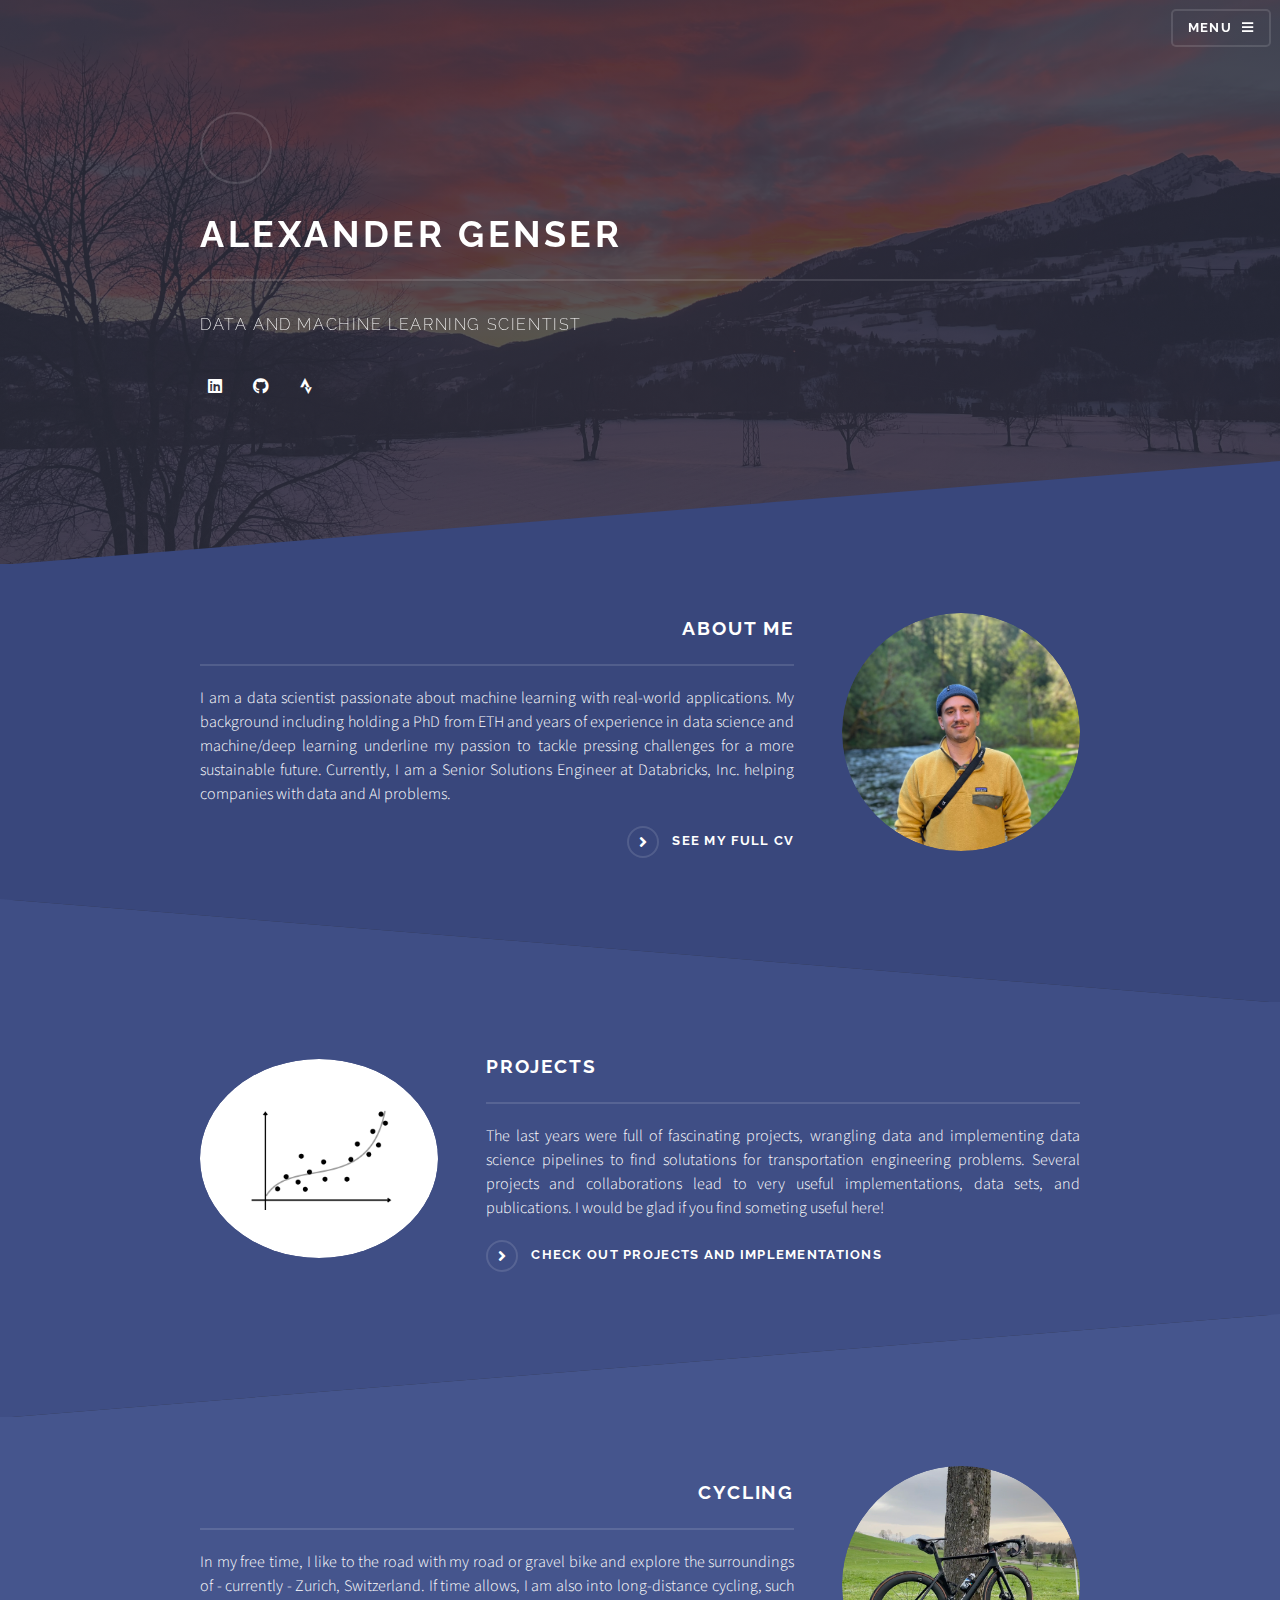
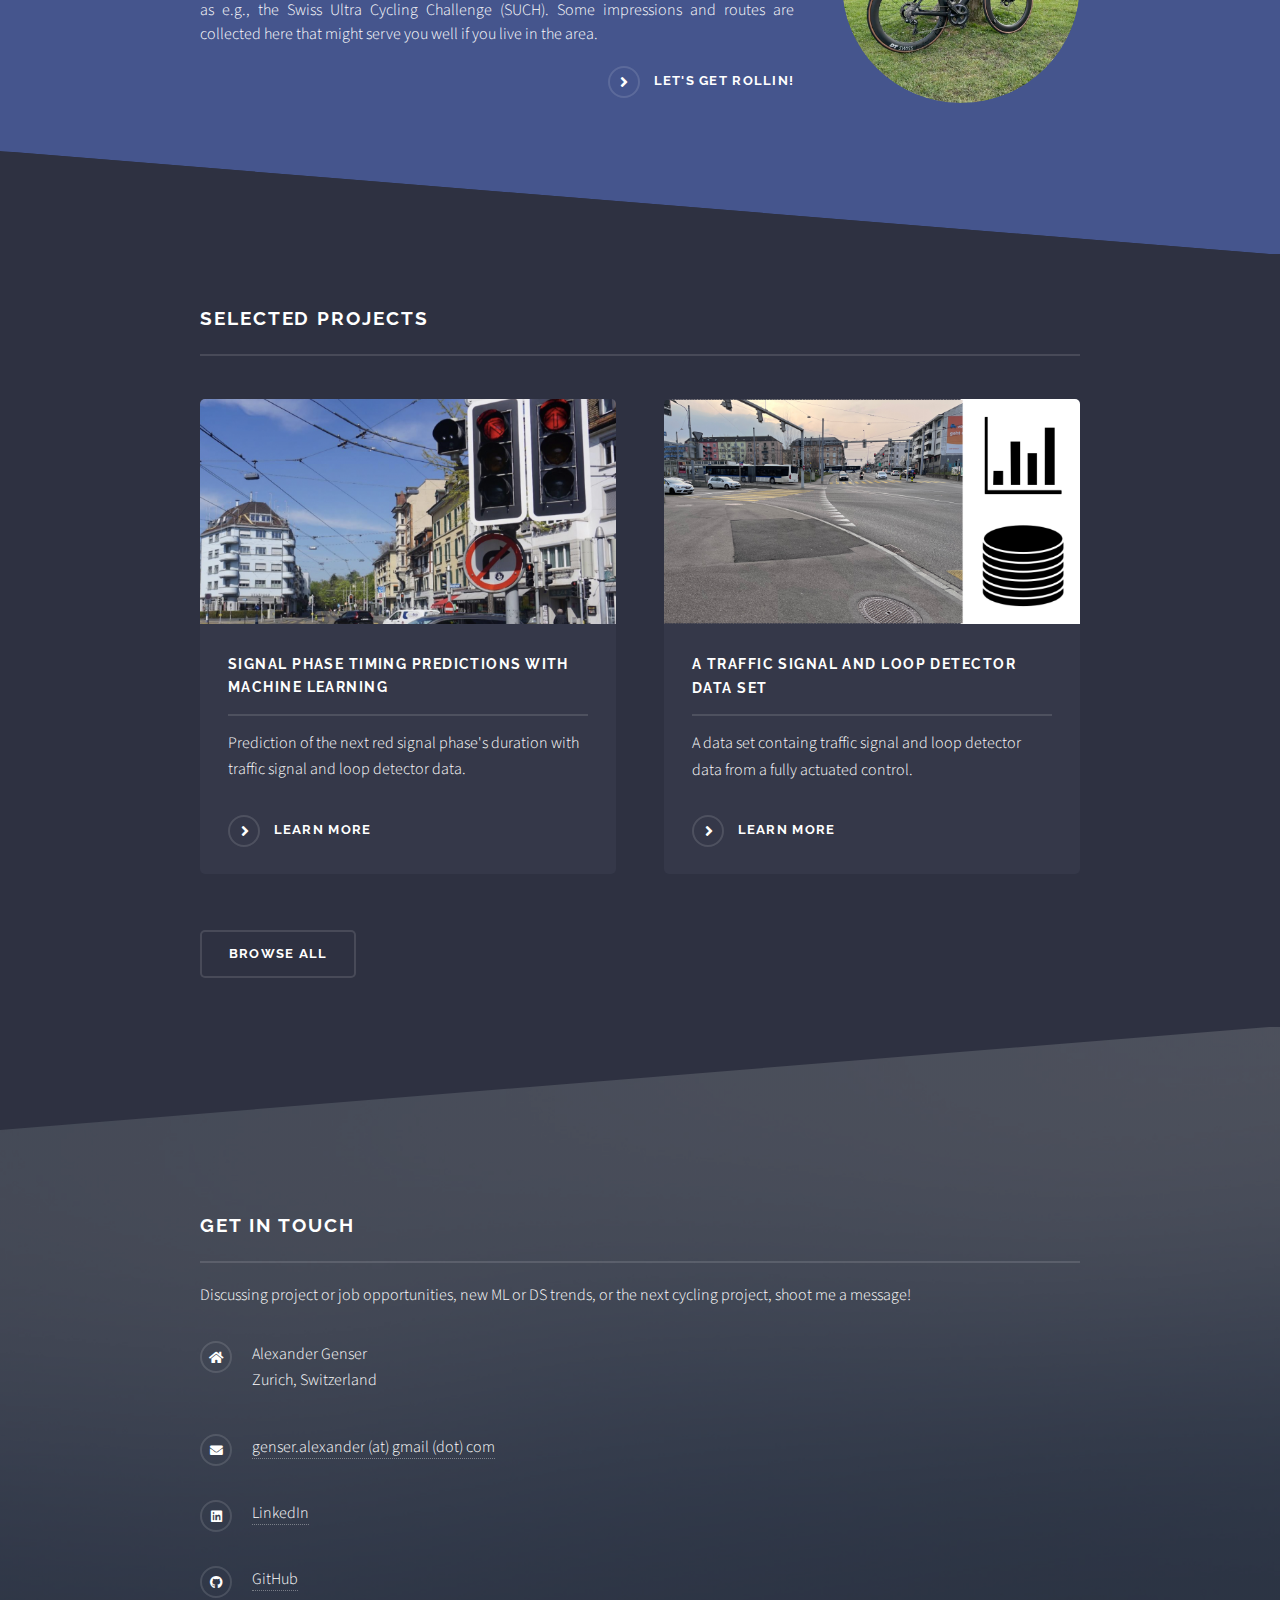
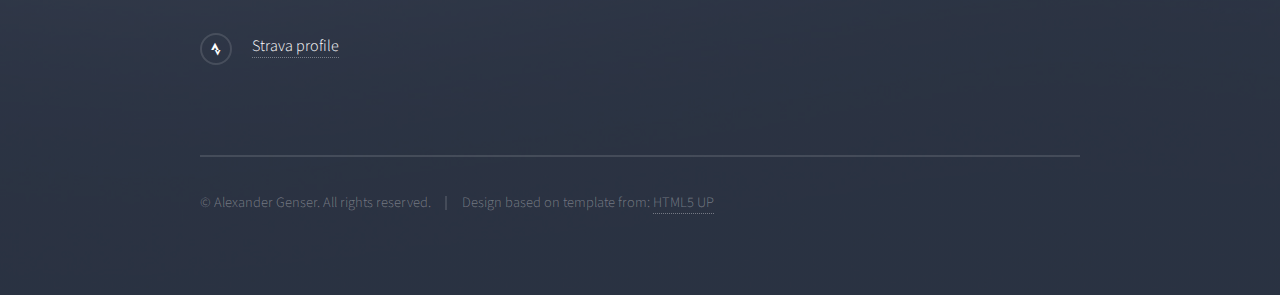
<file: index.html>
<!DOCTYPE HTML>
<!--
	Solid State by HTML5 UP
	html5up.net | @ajlkn
	Free for personal and commercial use under the CCA 3.0 license (html5up.net/license)
-->
<html>
	<head>
		<script type="text/javascript">
			on_index = true;
		</script>
		<title>Alexander Genser | Home</title>
		<meta charset="utf-8" />
		<meta name="viewport" content="width=device-width, initial-scale=1, user-scalable=no" />
		<link rel="stylesheet" href="assets/css/main.css" />
		<meta property="og:site_name" content="Alexander Genser - Data and Machine Learning Engineer">
		<meta property="og:title" content="Alexander Genser - Home">
		<meta property="og:url" content="https://genseral.github.io/index.html">
		<meta property="og:type" content="website">
		<meta itemprop="name" content="Alexander Genser - Home">
		<meta itemprop="url" content="https://genseral.github.io/index.html">
		<meta name="twitter:title" content="Alexander Genser - Home">
		<meta name="twitter:url" content="https://genseral.github.io/index.html">
		<meta name="twitter:card" content="summary">
		<meta name="description" content="">
		<meta name="description" content="Author: Alexander Genser">
    	<meta name="google-site-verification" content="pwslEMiS99tZJQqEvsgX8Ejg39YfnBnY7zYNlXhSOXU" />

		<noscript><link rel="stylesheet" href="assets/css/noscript.css" /></noscript>
	</head>
	<body class="is-preload">

		<!-- Page Wrapper -->
			<div id="page-wrapper">

				<!-- Header -->
					<header id="header" class="alt">
						<h1><a href="index.html">Alexander Genser</a></h1>
						<nav>
							<a href="#menu">Menu</a>
						</nav>
					</header>

				<!-- Menu -->
					<nav id="menu">
						<div class="inner">
							<h2>Menu</h2>
							<ul class="links">
								<li><a href="index.html">Home</a></li>
								<li><a href="cv.html">Curriculum Vitae</a></li>
								<li><a href="projects.html">Projects</a></li>
								<li><a href="cycling.html">Cycling</a></li>
								</ul>
							<a href="#" class="close">Close</a>
						</div>
					</nav>

				<!-- Banner -->
					<section id="banner">
						<div class="inner">
							<div class="logo"><span class="icon fa-home"></span></div>
							<h2>Alexander Genser</h2>
							<p>Data and Machine learning scientist</p>
						</div>
						<div class="inner">
							<ul style="padding-left: 0px"> 
								<li style="display:inline-block; margin-right: 20px;"><a class="icon brands fa-linkedin" href="https://www.linkedin.com/in/algenser/"></a>
								</li>
								<li style="display:inline-block; margin-right: 20px;"><a class="icon brands fa-github" href="https://github.com/genseral"></a>
								</li>
								<li style="display:inline-block; margin-right: 20px;"><a class="icon brands fa-strava" href="https://www.strava.com/athletes/14833260"></a>
								</li>
							</ul>
			
								
						</div>
					</section>

				<!-- Wrapper -->
					<section id="wrapper">

						<!-- One -->
							<section id="one" class="wrapper  spotlight style4">
								<div class="inner">
									<a href="#" class="image"><img src="images/IMG_3285.jpeg" alt="" /></a>
									<div class="content">
										<h2 class="major">About me</h2>
										<p class="article">I am a data scientist passionate about machine learning with real-world applications. 
											My background including holding a PhD from ETH and years of experience in data science and machine/deep learning 
											underline my passion to tackle pressing challenges for a more sustainable future. Currently, I am a Senior Solutions Engineer at
											Databricks, Inc. helping companies with data and AI problems.
										</p>
										<a href="cv.html" class="special">See my full CV</a>
									</div>
								</div>
							</section>

						<!-- Two -->
							<section id="two" class="wrapper alt spotlight style3">
								<div class="inner">
									<a href="#" class="image"><img src="images/graph_project.png" alt="" /></a>
									<div class="content">
										<h2 class="major">Projects</h2>
										<p class="article">The last years were full of fascinating projects, wrangling data and implementing data science pipelines
											to find solutations for transportation engineering problems. Several projects and collaborations lead to very useful implementations, data sets,
											and publications. I would be glad if you find someting useful here! 
										</p>
										<a href="projects.html" class="special">Check out projects and implementations</a>
									</div>
								</div>
							</section>

						<!-- Three -->
							<section id="three" class="wrapper spotlight style2">
								<div class="inner">
									<a href="#" class="image"><img src="images/bike.jpg" alt="" /></a>
									<div class="content">
										<h2 class="major">Cycling</h2>
										<p class="article">In my free time, I like to the road with my road or gravel bike and explore the surroundings of - currently - Zurich, Switzerland.
											If time allows, I am also into long-distance cycling, such as e.g., the Swiss Ultra Cycling Challenge (SUCH).
											Some impressions and routes are collected here that might serve you well if you live in the area.
										</p>
										<a href="cycling.html" class="special">Let's get rollin!</a>
									</div>
								</div>
							</section>

						<!-- Four -->
							<section id="four" class="wrapper alt style1">
								<div class="inner">
									<h2 class="major">Selected projects</h2>
									<section class="features">
										<article>
											<a href="project_t2g.html" class="image"><img src="images/project_1_logo.png" alt="" /></a>
											<h3 class="major">Signal phase timing predictions with machine learning</h3>
											<p>Prediction of the next red signal phase's duration with traffic signal and loop detector data.</p>
											<a href="project_t2g.html" class="special">Learn more</a>
										</article>
										<article>
											<a href="project_dataset_t2g.html" class="image"><img src="images/project_5_logo.png" alt="" /></a>
											<h3 class="major">A traffic signal and loop detector data set</h3>
											<p>A data set containg traffic signal and loop detector data from a fully actuated control.
											</p>
											<a href="project_dataset_t2g.html" class="special">Learn more</a>
										</article>
									</section>
									<ul class="actions">
										<li><a href="projects.html" class="button">Browse All</a></li>
									</ul>
								</div>
							</section>

					</section>

				<!-- Footer -->
					<section id="footer">
						<div class="inner">
							<h2 class="major">Get in touch</h2>
							<p>Discussing project or job opportunities, new ML or DS trends, or the next cycling project, shoot me a message!</p>
							<ul class="contact" id="id_contact">
								<li class="icon solid fa-home">
									Alexander Genser<br />
									Zurich, Switzerland<br />
								</li>
								<li class="icon solid fa-envelope"><a href="mailto:genser.alexander (at) gmail (dot) com">genser.alexander (at) gmail (dot) com</a></li>
								<li class="icon brands fa-linkedin"><a href="https://www.linkedin.com/in/algenser/">LinkedIn</a></li>
								<li class="icon brands fa-github"><a href="https://github.com/genseral">GitHub</a></li>
								<li class="icon brands fa-strava"><a href="https://www.strava.com/athletes/14833260">Strava profile</a></li>
								</ul>
							<ul class="copyright">
								<li>&copy; Alexander Genser. All rights reserved.</li><li>Design based on template from: <a href="http://html5up.net">HTML5 UP</a></li>
							</ul>
						</div>
					</section>

			</div>

		<!-- Scripts -->
			<script src="assets/js/jquery.min.js"></script>
			<script src="assets/js/jquery.scrollex.min.js"></script>
			<script src="assets/js/browser.min.js"></script>
			<script src="assets/js/breakpoints.min.js"></script>
			<script src="assets/js/util.js"></script>
			<script src="assets/js/main.js"></script>
			<script src="assets/js/changePic.js"></script>

	</body>
</html>
</file>
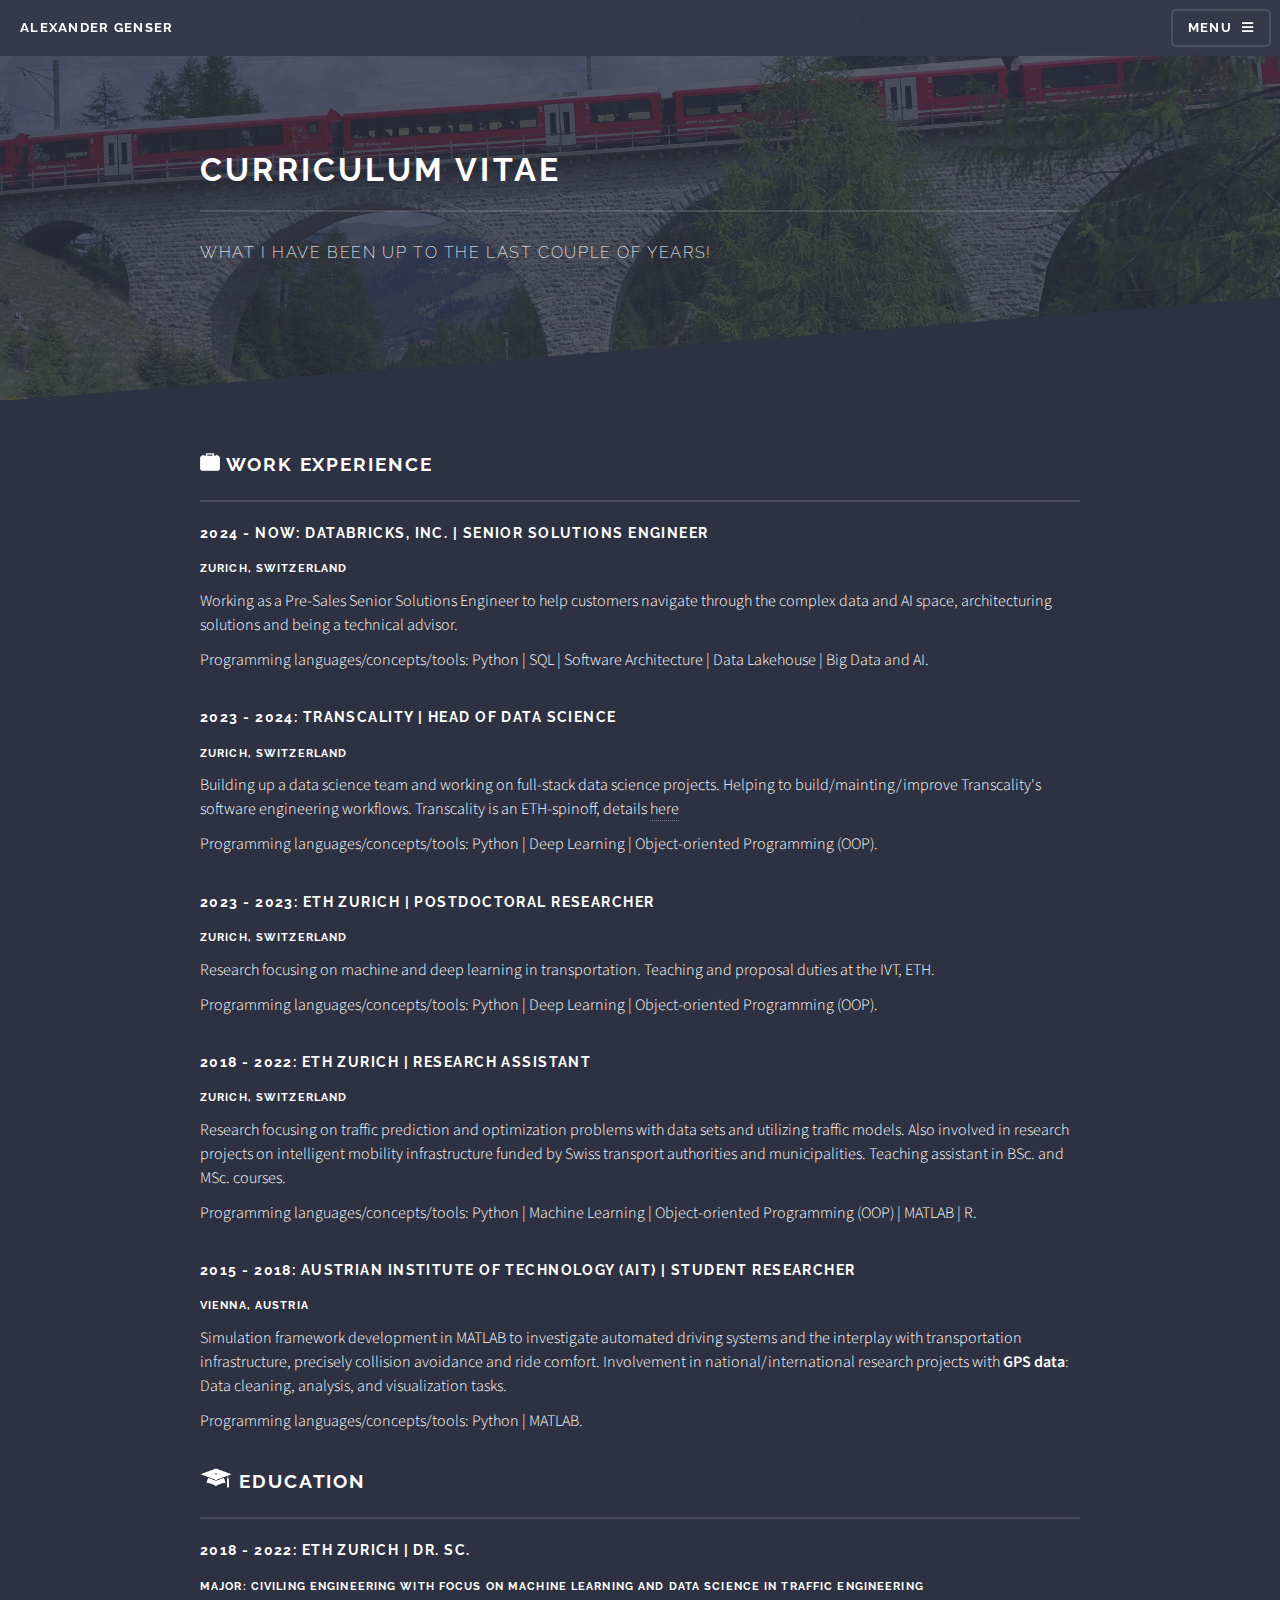
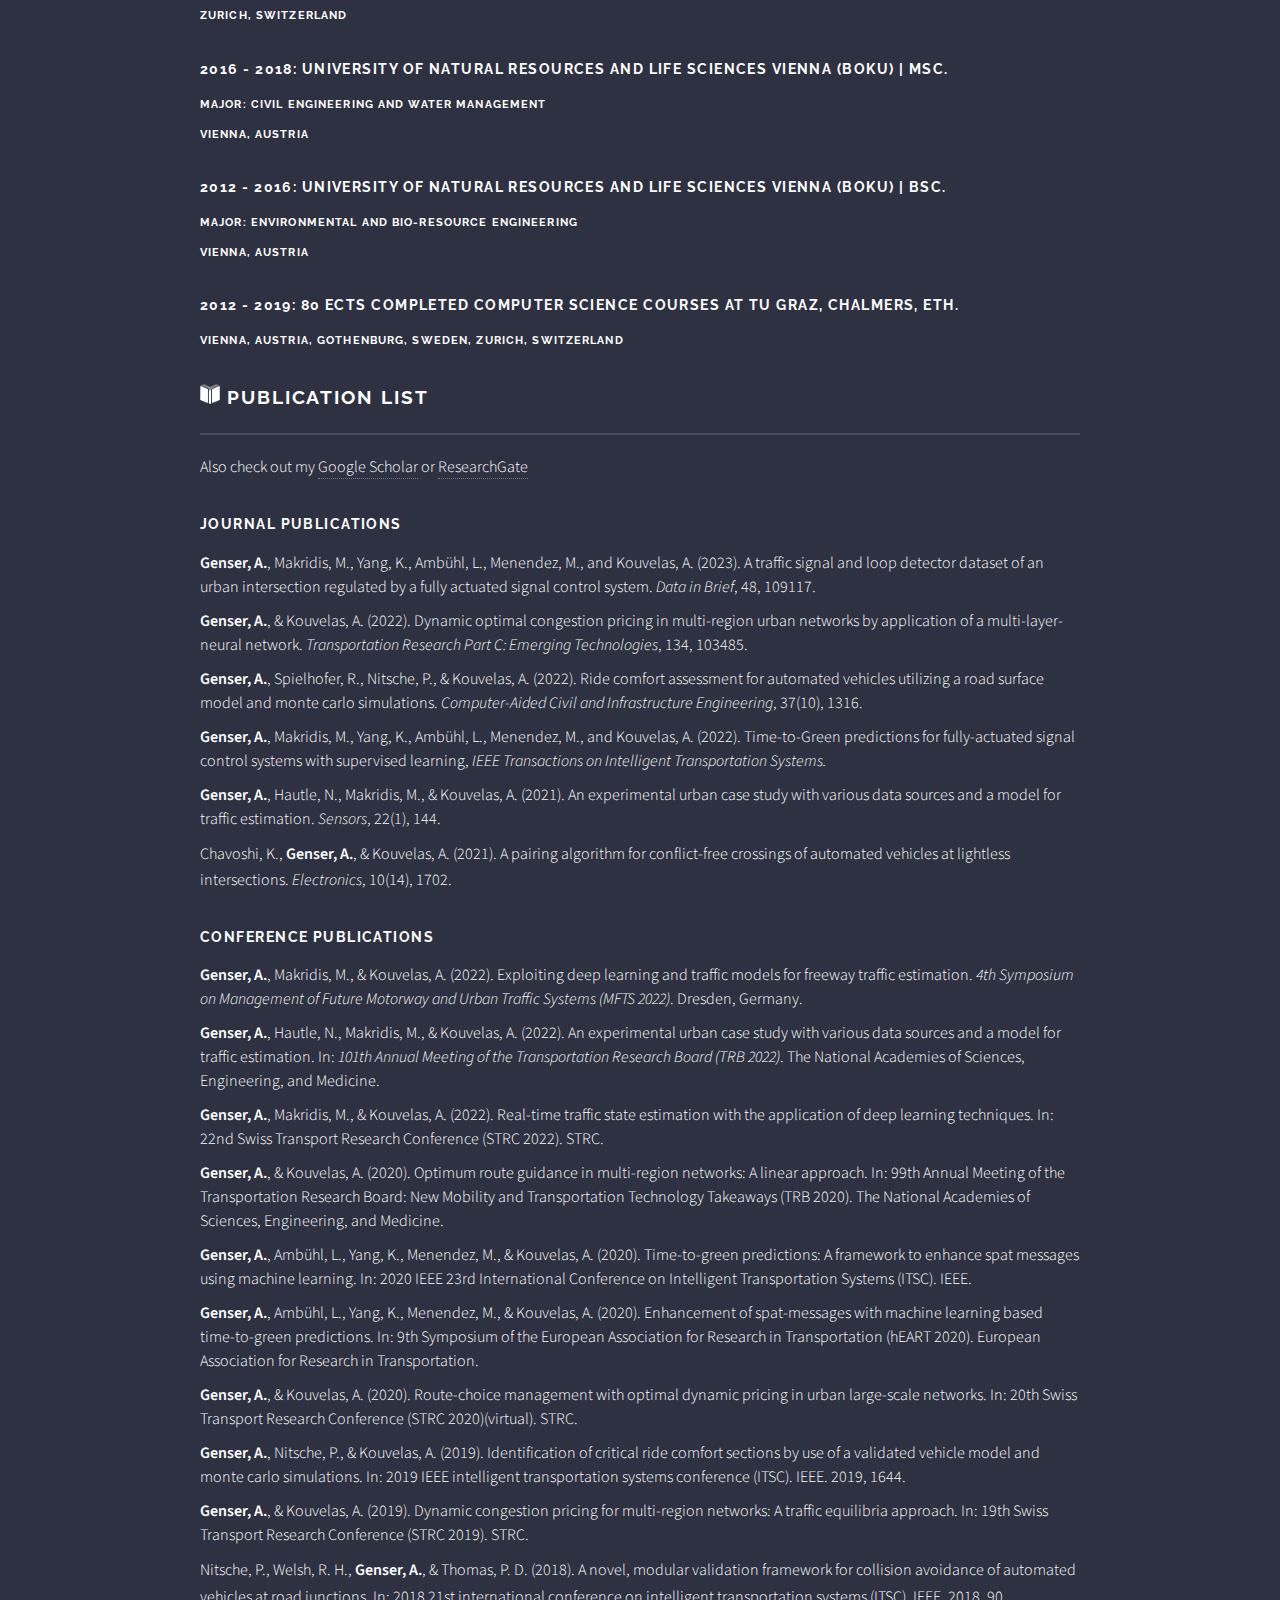
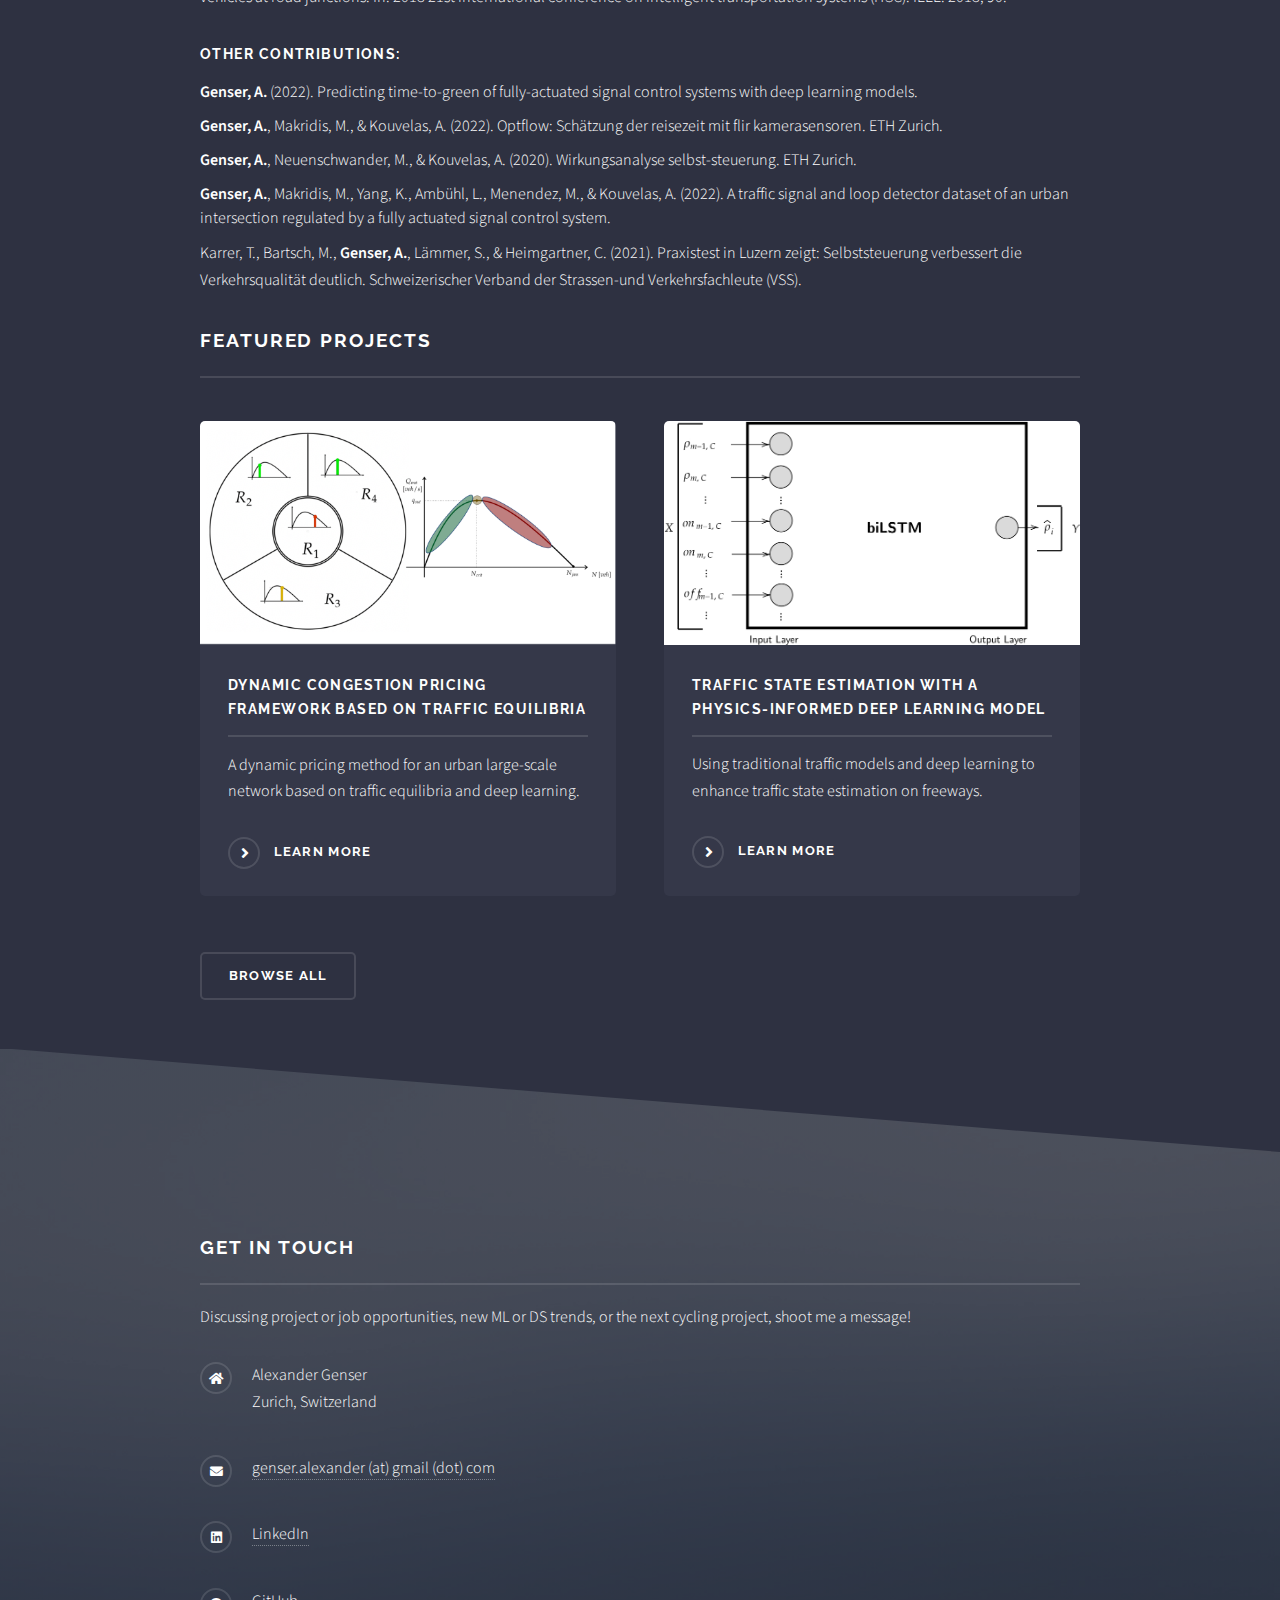
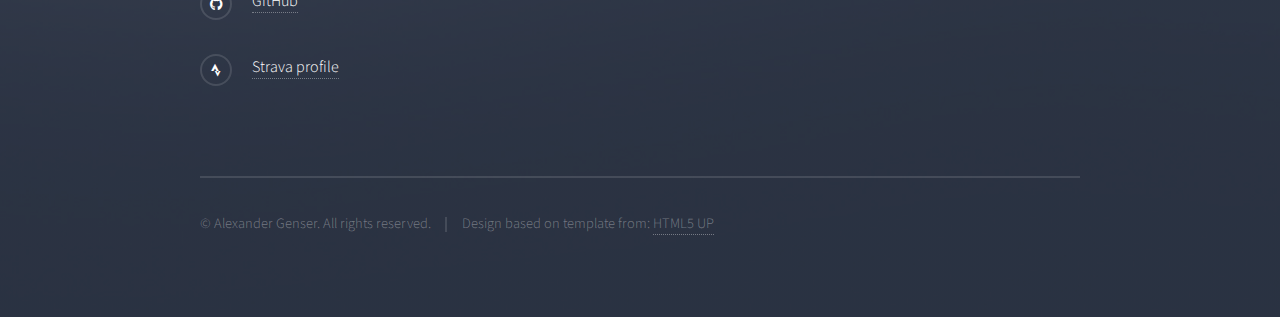
<file: cv.html>
<!DOCTYPE HTML>
<!--
	Solid State by HTML5 UP
	html5up.net | @ajlkn
	Free for personal and commercial use under the CCA 3.0 license (html5up.net/license)
-->
<html>
	<head>
		<title>Alexander Genser | Curriculum Vitae</title>
		<meta charset="utf-8" />
		<meta name="viewport" content="width=device-width, initial-scale=1, user-scalable=no" />
		<link rel="stylesheet" href="assets/css/main.css" />
		<meta property="og:site_name" content="Alexander Genser - CV">
		<meta property="og:title" content="Alexander Genser - CV">
		<meta property="og:url" content="https://genseral.github.io/cv.html">
		<meta property="og:type" content="website">
		<meta itemprop="name" content="Alexander Genser - CV">
		<meta itemprop="url" content="https://genseral.github.io/cv.html">
		<meta name="twitter:title" content="Alexander Genser - CV">
		<meta name="twitter:url" content="https://genseral.github.io/cv.html">
		<meta name="twitter:card" content="summary">
		<meta name="description" content="">
		<meta name="description" content="Author: Alexander Genser">
    	<meta name="google-site-verification" content="pwslEMiS99tZJQqEvsgX8Ejg39YfnBnY7zYNlXhSOXU" />
		
		
		<noscript><link rel="stylesheet" href="assets/css/noscript.css" /></noscript>
	</head>
	<body class="is-preload">

		<!-- Page Wrapper -->
			<div id="page-wrapper">

				<!-- Header -->
					<header id="header">
						<h1><a href="index.html">Alexander Genser</a></h1>
						<nav>
							<a href="#menu">Menu</a>
						</nav>
					</header>

				<!-- Menu -->
					<nav id="menu">
						<div class="inner">
							<h2>Menu</h2>
							<ul class="links">
								<li><a href="index.html">Home</a></li>
								<li><a href="cv.html">Curriculum Vitae</a></li>
								<li><a href="projects.html">Projects</a></li>
								<li><a href="cycling.html">Cycling</a></li>
							</ul>
							<a href="#" class="close">Close</a>
						</div>
					</nav>

				<!-- Wrapper -->
					<section id="wrapper">
						<header>
							<div class="inner">
								<h2>Curriculum Vitae</h2>
								<p>What I have been up to the last couple of years!</p>
							</div>
						</header>

						<!-- Content -->
							<div class="wrapper">
								<div class="inner">

									<h2 class="major"><img src="./images/work.png" width="20", height="18"> Work experience</h2>
										<h3>2024 - now: Databricks, Inc. | Senior Solutions Engineer</h4>
										<h4>Zurich, Switzerland</h4>
											<p class="smallp">Working as a Pre-Sales Senior Solutions Engineer to help customers navigate through the complex
												data and AI space, architecturing solutions and being a technical advisor.
											</p>
											<p>
												Programming languages/concepts/tools: Python | SQL | Software Architecture | Data Lakehouse | Big Data and AI.
											</p>
										<h3>2023 - 2024: Transcality | Head of Data Science</h4>
										<h4>Zurich, Switzerland</h4>
											<p class="smallp">Building up a data science team and working on full-stack data science projects. Helping to 
												build/mainting/improve Transcality's software engineering workflows.
												Transcality is an ETH-spinoff, details <a href="https://transcality.com">here</a>
											</p>
											<p>
												Programming languages/concepts/tools: Python | Deep Learning | Object-oriented Programming (OOP).
											</p>

										<h3>2023 - 2023: ETH Zurich | Postdoctoral researcher</h4>
										<h4>Zurich, Switzerland</h4>
											<p class="smallp">Research focusing on machine and deep learning in transportation. Teaching and proposal duties at
												the IVT, ETH.
											</p>
											<p>
												Programming languages/concepts/tools: Python | Deep Learning | Object-oriented Programming (OOP).
											</p>

										<h3>2018 - 2022: ETH Zurich | Research assistant</h4>
										<h4>Zurich, Switzerland</h4>
											<p class="smallp">Research focusing on traffic prediction and optimization problems with data sets and utilizing traffic models. 
												Also involved in research projects on intelligent mobility infrastructure funded by Swiss transport authorities and municipalities. 
												Teaching assistant in BSc. and MSc. courses.
											</p>
											<p>
												Programming languages/concepts/tools: Python | Machine Learning | Object-oriented Programming (OOP) | MATLAB | R.
											</p>
										<h3>2015 - 2018: Austrian Institute of Technology (AIT) | Student researcher</h4>
										<h4>Vienna, Austria</h4>
										<p class="smallp">
											Simulation framework development in MATLAB to investigate automated driving systems and the interplay 
											with transportation infrastructure, precisely collision avoidance and ride comfort. Involvement in national/international research projects with <strong>GPS data</strong>: 
											Data cleaning, analysis, and visualization tasks.
										</p>	
										<p>
											Programming languages/concepts/tools: Python | MATLAB.
										</p>		
									<h2 class="major"><img src="./images/edu.png", width="32", height="20"> Education</h2>
										<h3>2018 - 2022: ETH Zurich | Dr. sc. </h3>
										<h4>Major: Civiling Engineering with focus on Machine Learning and Data Science in Traffic Engineering</h4>
										<h4>Zurich, Switzerland</h4>
										<p class=""></p>
										
										<h3>2016 - 2018: University of Natural Resources and Life Sciences Vienna (BOKU) | MSc.</h3>
										<h4>Major: Civil engineering and water management</h4>
										<h4>Vienna, Austria</h4>
										<p class=""></p>

										<h3>2012 - 2016: University of Natural Resources and Life Sciences Vienna (BOKU) | BSc. </h3>
										<h4>Major: Environmental and bio-resource engineering</h4>
										<h4>Vienna, Austria</h4>
										<p class=""></p>


										<h3>2012 - 2019: 80 ECTS completed computer science courses at TU Graz, Chalmers, ETH. </h3>
										<h4>Vienna, Austria, Gothenburg, Sweden, Zurich, Switzerland</h4>
											<p></p>
											
									<h2 class="major"><img src="./images/pubs.png" width="20", height="20"> Publication list</h2>
									<p>Also check out my <a href="https://scholar.google.com/citations?user=MP6S4mIAAAAJ&hl=en">Google Scholar</a> or <a href="https://www.researchgate.net/profile/Alexander-Genser">ResearchGate</a></p>
										<h3>Journal publications</h3>
										<p class="smallp">
											<strong>Genser, A.</strong>, Makridis, M., Yang, K., Ambühl, L., Menendez, M., and Kouvelas, A. (2023). 
											A traffic signal and loop detector dataset of an urban intersection regulated by a fully actuated signal control system. 
											<i>Data in Brief</i>, 48, 109117.
										</p>
										<p class="smallp">
											<strong>Genser, A.</strong>, & Kouvelas, A. (2022). 
											Dynamic optimal congestion pricing in multi-region urban networks by application of a multi-layer-neural network. 
											<i>Transportation Research Part C: Emerging Technologies</i>, 134, 103485.
										</p>
										<p class="smallp">
											<strong>Genser, A.</strong>, Spielhofer, R., Nitsche, P., & Kouvelas, A. (2022). Ride comfort assessment for automated vehicles utilizing a road surface model 
											and monte carlo simulations. <i>Computer-Aided Civil and Infrastructure Engineering</i>, 37(10), 1316.
										</p>
										<p class="smallp">
											<strong>Genser, A.</strong>, Makridis, M., Yang, K., Ambühl, L., Menendez, M., and Kouvelas, A. (2022). Time-to-Green predictions for fully-actuated signal control systems with supervised learning, 
										<i>IEEE Transactions on Intelligent Transportation Systems.</i>
										</p>
										<p class="smallp">
											<strong>Genser, A.</strong>, Hautle, N., Makridis, M., & Kouvelas, A. (2021). An experimental urban case study with various data sources and a model for traffic estimation. 
											<i>Sensors</i>, 22(1), 144.
										</p>
										<p class="">
										Chavoshi, K., <strong>Genser, A.</strong>, & Kouvelas, A. (2021). A pairing algorithm for conflict-free crossings of automated vehicles at lightless intersections. 
										<i>Electronics</i>, 10(14), 1702.
										</p>
										

										<h3>Conference publications</h3>
										<p class="smallp">
											<strong>Genser, A.</strong>,  Makridis, M., & Kouvelas, A. (2022). Exploiting deep learning and traffic models for freeway traffic estimation.
											<i>4th Symposium on Management of Future Motorway and Urban Traffic Systems (MFTS 2022)</i>. Dresden, Germany.
										</p>
										<p class="smallp">
											<strong>Genser, A.</strong>, Hautle, N., Makridis, M., & Kouvelas, A. (2022). An experimental urban case study with various data sources and a model for traffic estimation. 
											In: <i>101th Annual Meeting of the Transportation Research Board (TRB 2022)</i>. The National Academies of Sciences, Engineering, and Medicine.
										</p>
										<p class="smallp">
										<strong>Genser, A.</strong>, Makridis, M., & Kouvelas, A. (2022). Real-time traffic state estimation with the application of deep learning techniques. In: 22nd Swiss Transport Research Conference (STRC 2022). STRC.
										</p>
										<p class="smallp">	
										<strong>Genser, A.</strong>, & Kouvelas, A. (2020). Optimum route guidance in multi-region networks: A linear approach. In: 99th Annual Meeting of the Transportation Research Board: New Mobility and Transportation Technology Takeaways (TRB 2020). The National Academies of Sciences, Engineering, and Medicine.
										</p>
										<p class="smallp">
										<strong>Genser, A.</strong>, Ambühl, L., Yang, K., Menendez, M., & Kouvelas, A. (2020). Time-to-green predictions: A framework to enhance spat messages using machine learning. In: 2020 IEEE 23rd International Conference on Intelligent Transportation Systems (ITSC). IEEE.
										</p>
										<p class="smallp">
										<strong>Genser, A.</strong>, Ambühl, L., Yang, K., Menendez, M., & Kouvelas, A. (2020). Enhancement of spat-messages with machine learning based time-to-green predictions. In: 9th Symposium of the European Association for Research in Transportation (hEART 2020). European Association for Research in Transportation.
										</p>
										<p class="smallp">
										<strong>Genser, A.</strong>, & Kouvelas, A. (2020). Route-choice management with optimal dynamic pricing in urban large-scale networks. In: 20th Swiss Transport Research Conference (STRC 2020)(virtual). STRC.
										</p>
										<p class="smallp">
										<strong>Genser, A.</strong>, Nitsche, P., & Kouvelas, A. (2019). Identification of critical ride comfort sections by use of a validated vehicle model and monte carlo simulations. In: 2019 IEEE intelligent transportation systems conference (ITSC). IEEE. 2019, 1644.
										</p>
										<p class="smallp">
										<strong>Genser, A.</strong>, & Kouvelas, A. (2019). Dynamic congestion pricing for multi-region networks: A traffic equilibria approach. In: 19th Swiss Transport Research Conference (STRC 2019). STRC.
										</p>
										<p class="">
										Nitsche, P., Welsh, R. H., <strong>Genser, A.</strong>, & Thomas, P. D. (2018). A novel, modular validation framework for collision avoidance of automated vehicles at road junctions. In: 2018 21st international conference on intelligent transportation systems (ITSC). IEEE. 2018, 90.
										</p>

										<h3>Other contributions:</h3>
										<p class="smallp">
										<strong>Genser, A.</strong> (2022). Predicting time-to-green of fully-actuated signal control systems with deep learning models.
										</p>
										<p class="smallp">
										<strong>Genser, A.</strong>, Makridis, M., & Kouvelas, A. (2022). Optflow: Schätzung der reisezeit mit flir kamerasensoren. ETH Zurich.
										</p>
										<p class="smallp">
										<strong>Genser, A.</strong>, Neuenschwander, M., & Kouvelas, A. (2020). Wirkungsanalyse selbst-steuerung. ETH Zurich.
										</p>
										<p class="smallp">
										<strong>Genser, A.</strong>, Makridis, M., Yang, K., Ambühl, L., Menendez, M., & Kouvelas, A. (2022). A traffic signal and loop detector dataset of an urban intersection regulated by a fully actuated signal control system.
										</p>
										<p class="">
										Karrer, T., Bartsch, M., <strong>Genser, A.</strong>, Lämmer, S., & Heimgartner, C. (2021). Praxistest in Luzern zeigt: Selbststeuerung verbessert die Verkehrsqualität deutlich. Schweizerischer Verband der Strassen-und Verkehrsfachleute (VSS).
										</p>


									<h2 class="major">Featured projects</h2>
									<section class="features">
										<article>
											<a href="#" class="image"><img src="images/project_2_logo.png" alt="" /></a>
											<h3 class="major">Dynamic congestion pricing framework based on traffic equilibria</h3>
											<p>A dynamic pricing method for an urban large-scale network based on traffic equilibria and deep learning.</p>
											<a href="project_pricing.html" class="special">Learn more</a>
										</article>
										<article>
											<a href="#" class="image"><img src="images/project_4_logo.jpg" alt="" /></a>
											<h3 class="major">Traffic state estimation with a physics-informed deep learning model</h3>
											<p>Using traditional traffic models and deep learning to enhance traffic state estimation on freeways.</p>
											<a href="project_traffic_state_DNN.html" class="special">Learn more</a>
										</article>
									</section>
									<ul class="actions">
										<li><a href="projects.html" class="button">Browse All</a></li>
									</ul>
								</div>
							</div>

					</section>

				<!-- Footer -->
					<section id="footer">
						<div class="inner">
							<h2 class="major">Get in touch</h2>
							<p>Discussing project or job opportunities, new ML or DS trends, or the next cycling project, shoot me a message!</p>
							<ul class="contact" id="id_contact">
								<li class="icon solid fa-home">
									Alexander Genser<br />
									Zurich, Switzerland<br />
								</li>
								<li class="icon solid fa-envelope"><a href="#id_contact">genser.alexander (at) gmail (dot) com</a></li>
								<li class="icon brands fa-linkedin"><a href="https://www.linkedin.com/in/algenser/">LinkedIn</a></li>
								<li class="icon brands fa-github"><a href="https://github.com/genseral">GitHub</a></li>
								<li class="icon brands fa-strava"><a href="https://www.strava.com/athletes/14833260">Strava profile</a></li>
								</ul>
							<ul class="copyright">
								<li>&copy; Alexander Genser. All rights reserved.</li><li>Design based on template from: <a href="http://html5up.net">HTML5 UP</a></li>
							</ul>
						</div>
					</section>

			</div>

		<!-- Scripts -->
			<script src="assets/js/jquery.min.js"></script>
			<script src="assets/js/jquery.scrollex.min.js"></script>
			<script src="assets/js/browser.min.js"></script>
			<script src="assets/js/breakpoints.min.js"></script>
			<script src="assets/js/util.js"></script>
			<script src="assets/js/main.js"></script>
			<script src="assets/js/changePic.js"></script>

	</body>
</html>
</file>
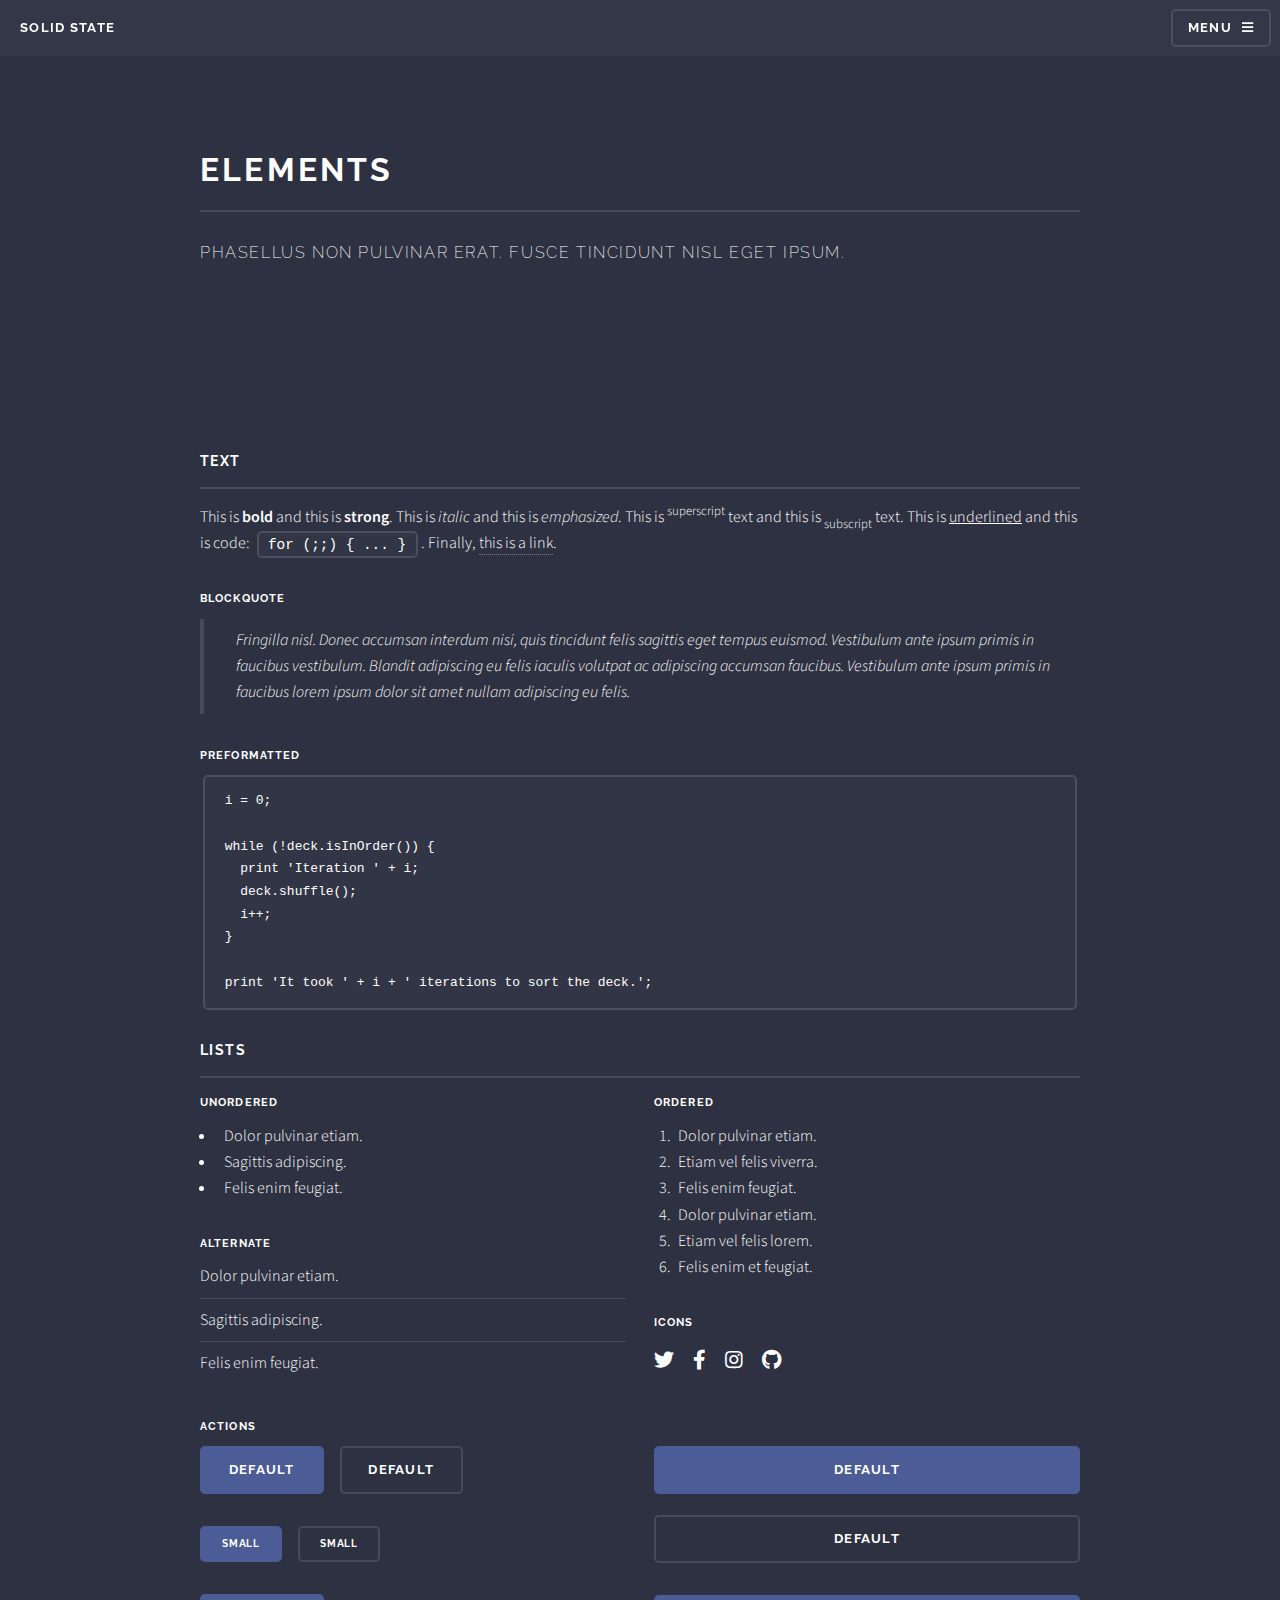
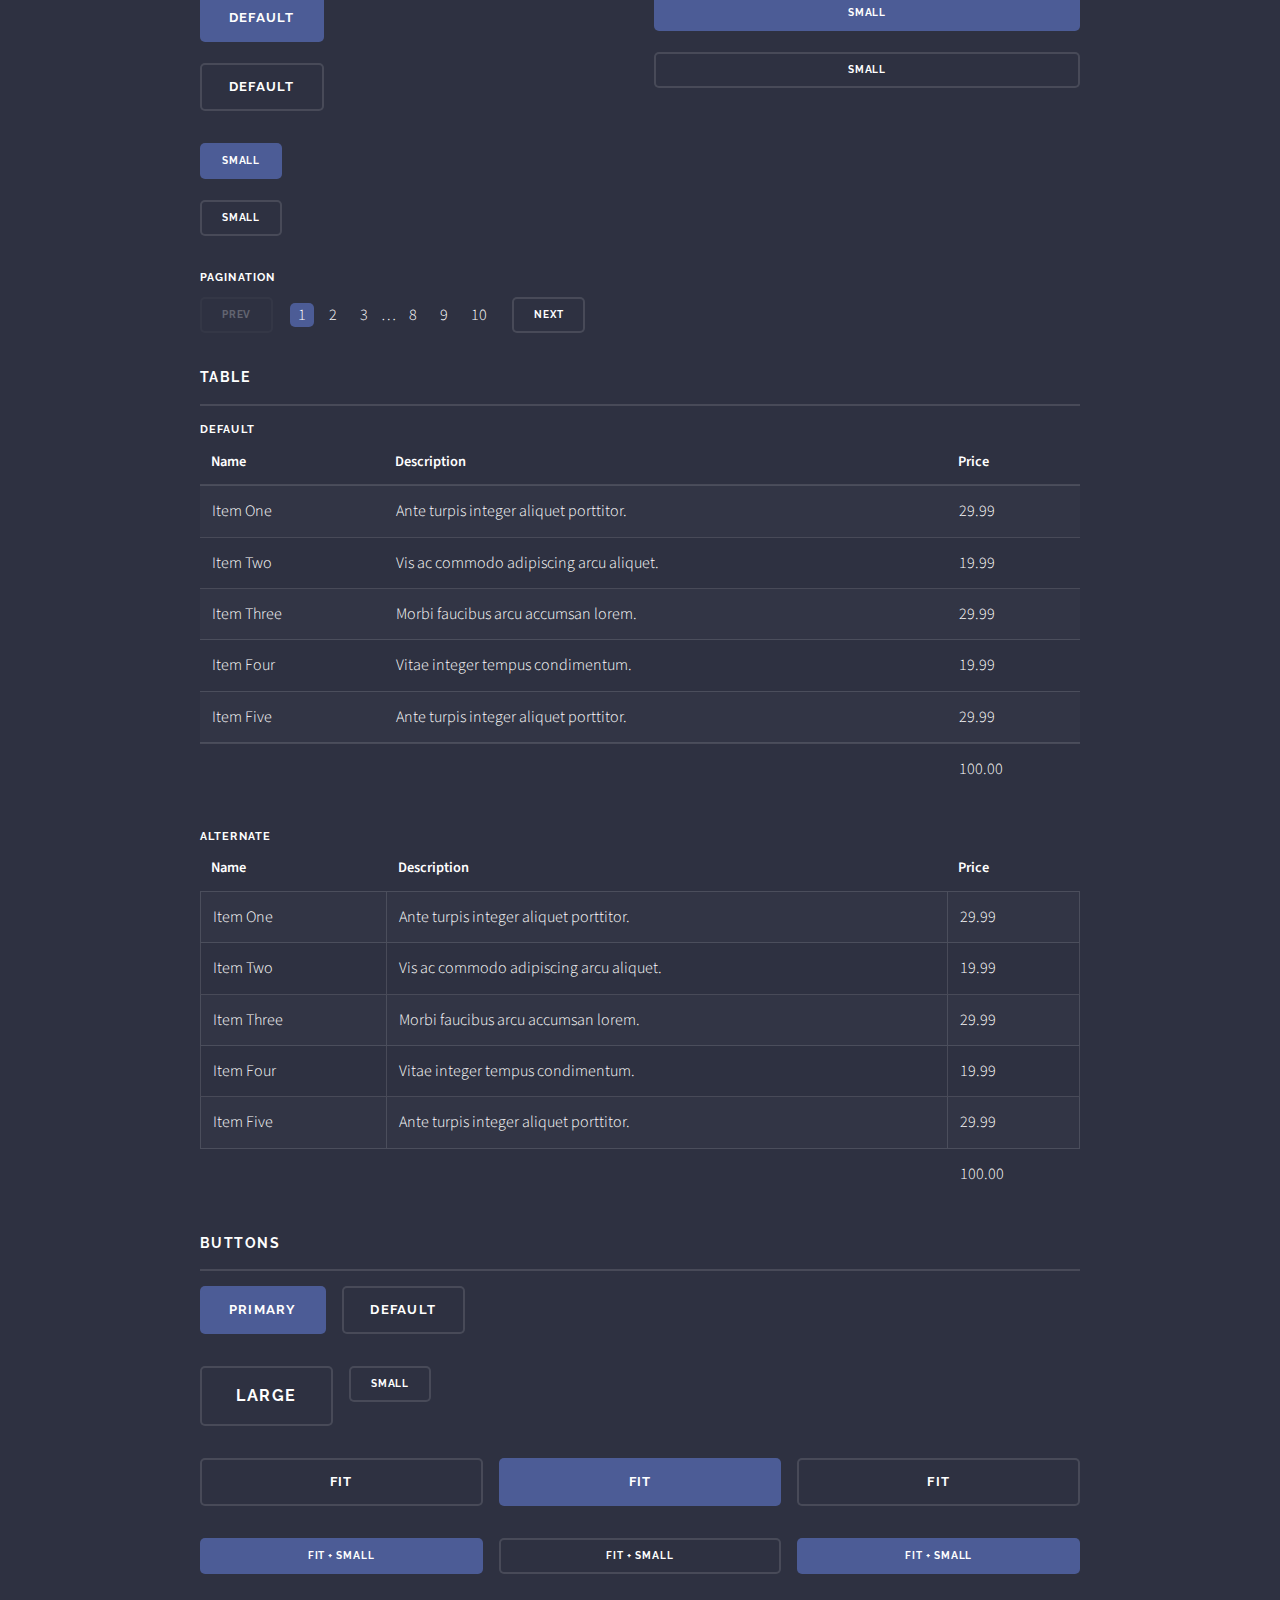
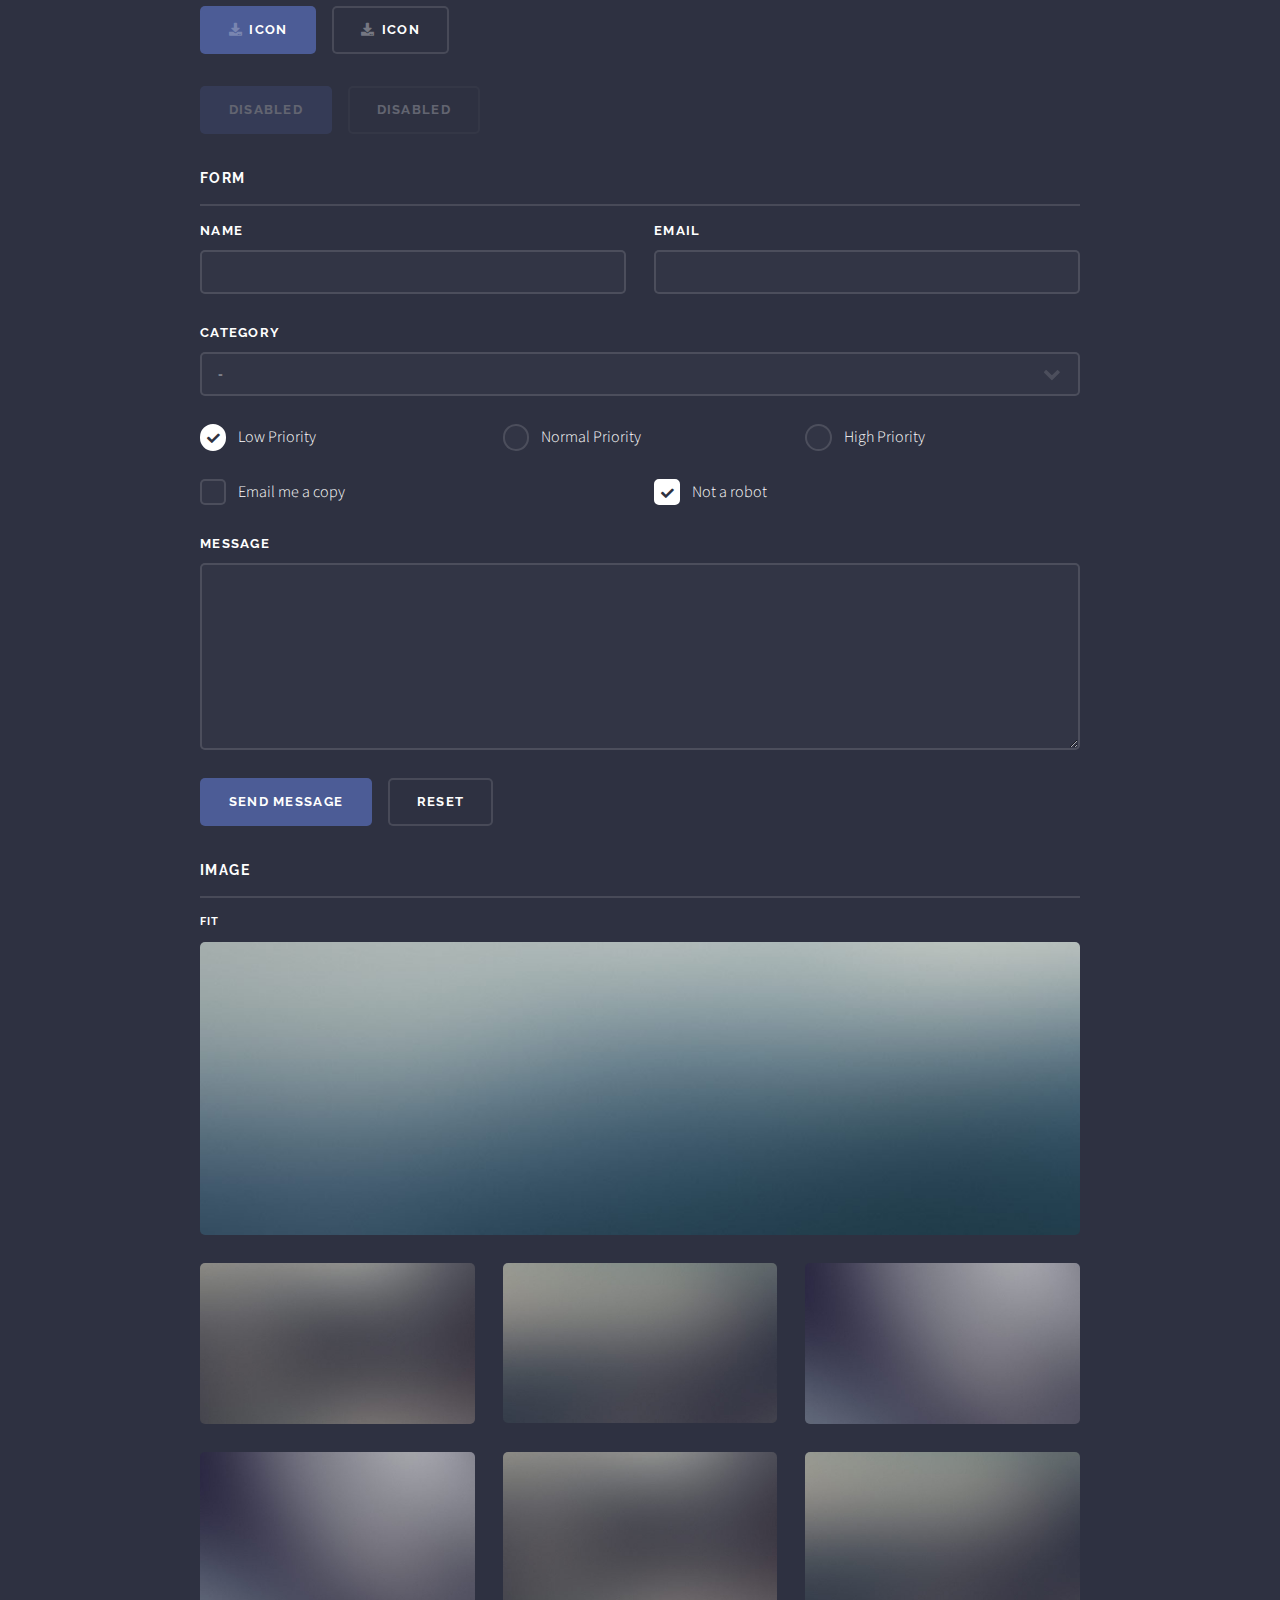
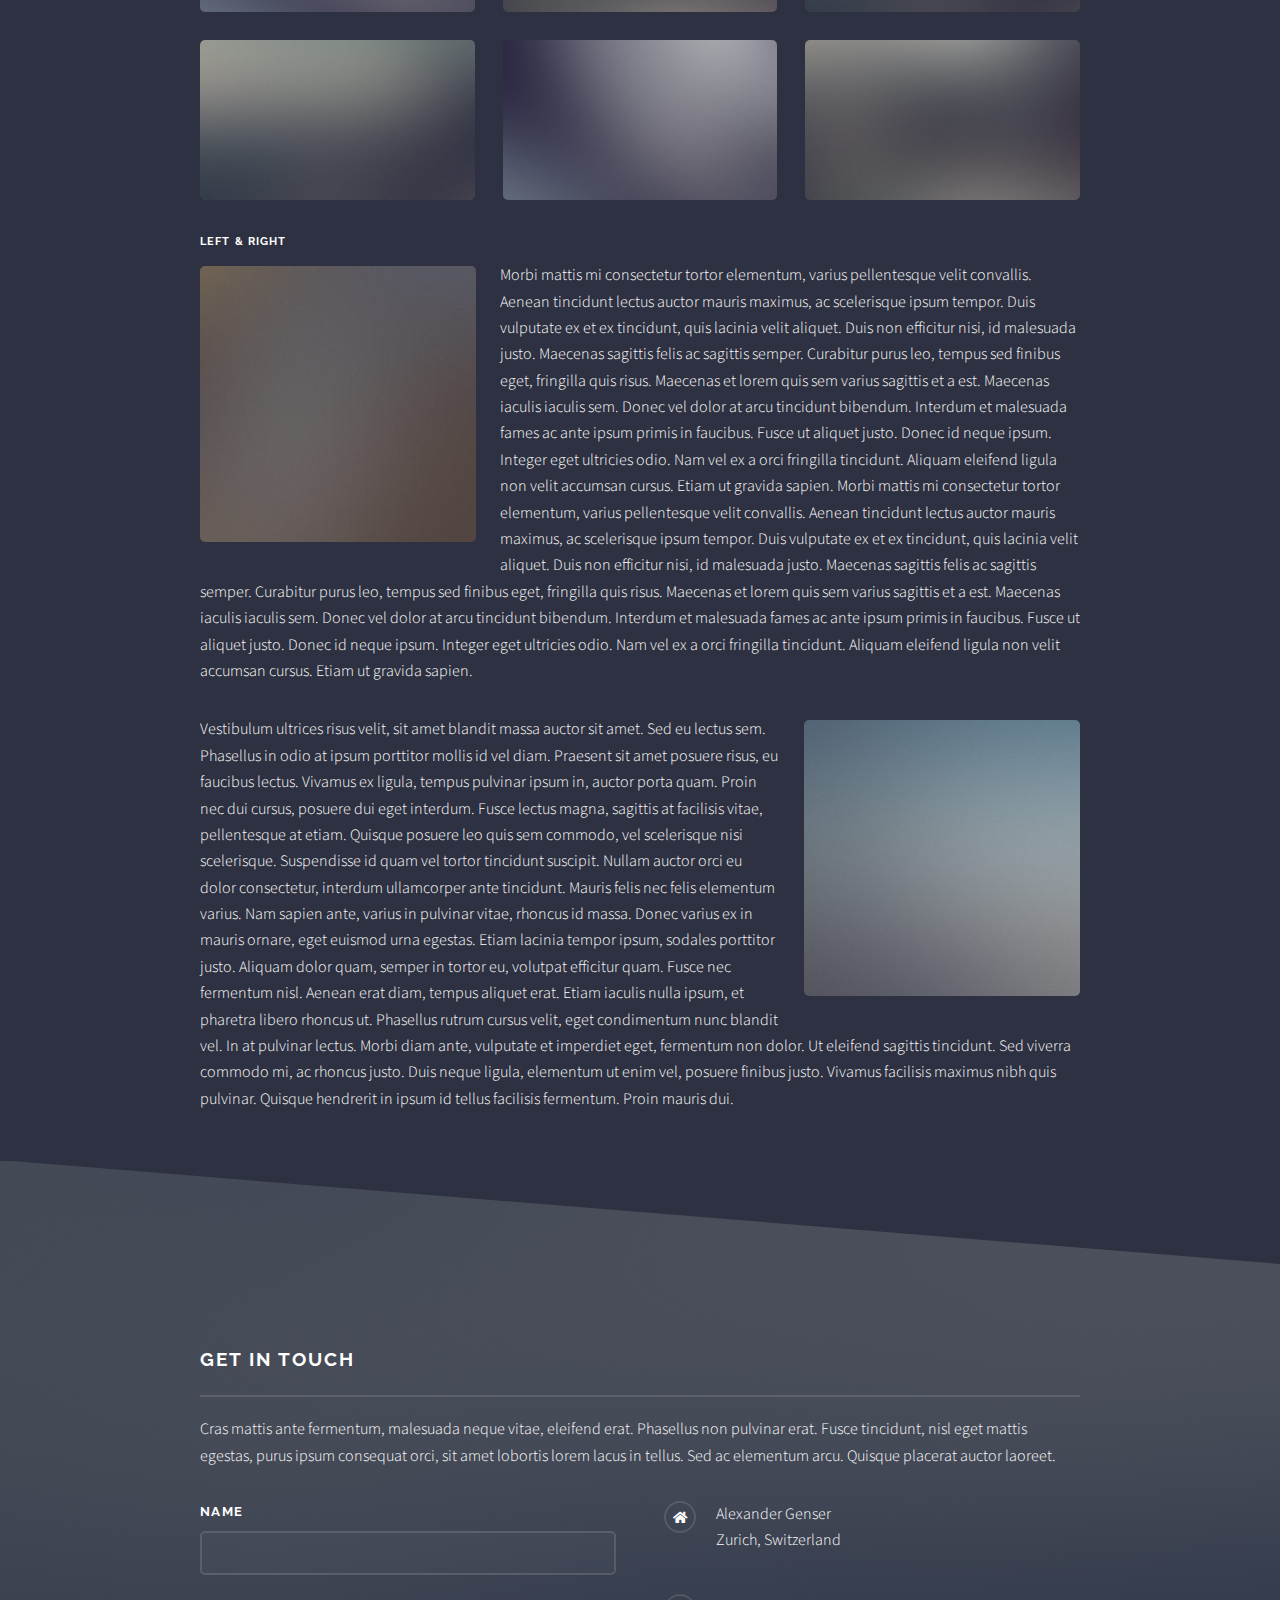
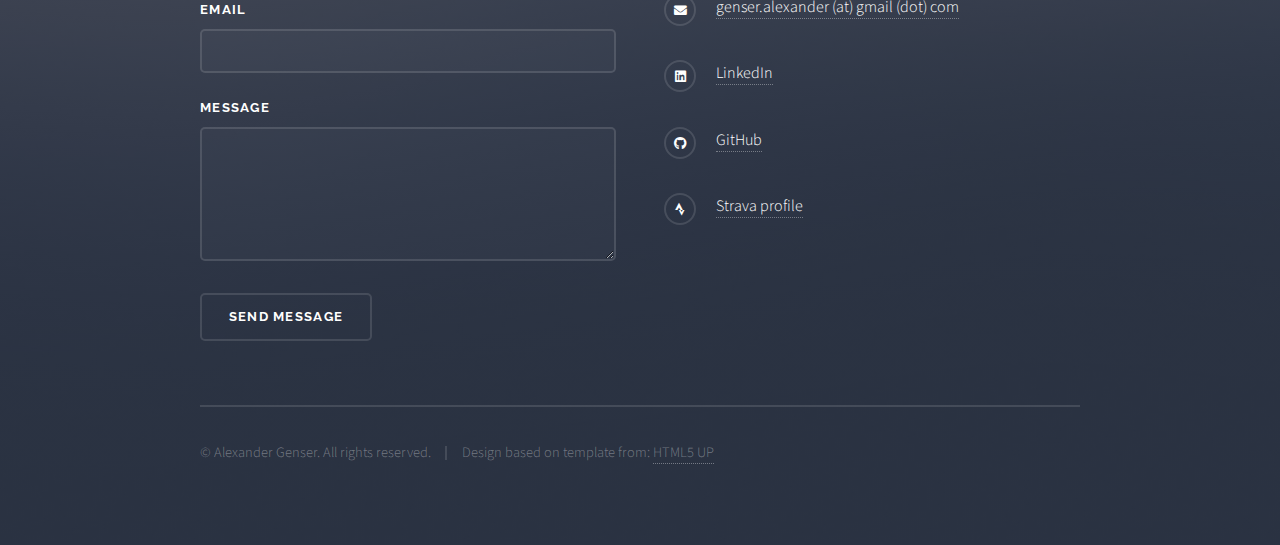
<file: elements.html>
<!DOCTYPE HTML>
<!--
	Solid State by HTML5 UP
	html5up.net | @ajlkn
	Free for personal and commercial use under the CCA 3.0 license (html5up.net/license)
-->
<html>
	<head>
		<title>Elements - Solid State by HTML5 UP</title>
		<meta charset="utf-8" />
		<meta name="viewport" content="width=device-width, initial-scale=1, user-scalable=no" />
		<link rel="stylesheet" href="assets/css/main.css" />
		<noscript><link rel="stylesheet" href="assets/css/noscript.css" /></noscript>
	</head>
	<body class="is-preload">

		<!-- Page Wrapper -->
			<div id="page-wrapper">

				<!-- Header -->
					<header id="header">
						<h1><a href="index.html">Solid State</a></h1>
						<nav>
							<a href="#menu">Menu</a>
						</nav>
					</header>

				<!-- Menu -->
					<nav id="menu">
						<div class="inner">
							<h2>Menu</h2>
							<ul class="links">
								<li><a href="index.html">Home</a></li>
								<li><a href="cv.html">Curriculum Vitae</a></li>
								<li><a href="projects.html">Projects</a></li>
								<li><a href="cycling.html">Cycling</a></li>
							</ul>
							<a href="#" class="close">Close</a>
						</div>
					</nav>

				<!-- Wrapper -->
					<section id="wrapper">
						<header>
							<div class="inner">
								<h2>Elements</h2>
								<p>Phasellus non pulvinar erat. Fusce tincidunt nisl eget ipsum.</p>
							</div>
						</header>

						<!-- Content -->
							<div class="wrapper">
								<div class="inner">

									<section>
										<h3 class="major">Text</h3>
										<p>This is <b>bold</b> and this is <strong>strong</strong>. This is <i>italic</i> and this is <em>emphasized</em>.
										This is <sup>superscript</sup> text and this is <sub>subscript</sub> text.
										This is <u>underlined</u> and this is code: <code>for (;;) { ... }</code>. Finally, <a href="#">this is a link</a>.</p>
										<h4>Blockquote</h4>
										<blockquote>Fringilla nisl. Donec accumsan interdum nisi, quis tincidunt felis sagittis eget tempus euismod. Vestibulum ante ipsum primis in faucibus vestibulum. Blandit adipiscing eu felis iaculis volutpat ac adipiscing accumsan faucibus. Vestibulum ante ipsum primis in faucibus lorem ipsum dolor sit amet nullam adipiscing eu felis.</blockquote>
										<h4>Preformatted</h4>
										<pre><code>i = 0;

while (!deck.isInOrder()) {
  print 'Iteration ' + i;
  deck.shuffle();
  i++;
}

print 'It took ' + i + ' iterations to sort the deck.';</code></pre>
									</section>

									<section>
										<h3 class="major">Lists</h3>
										<div class="row">
											<div class="col-6 col-12-medium">
												<h4>Unordered</h4>
												<ul>
													<li>Dolor pulvinar etiam.</li>
													<li>Sagittis adipiscing.</li>
													<li>Felis enim feugiat.</li>
												</ul>
												<h4>Alternate</h4>
												<ul class="alt">
													<li>Dolor pulvinar etiam.</li>
													<li>Sagittis adipiscing.</li>
													<li>Felis enim feugiat.</li>
												</ul>
											</div>
											<div class="col-6 col-12-medium">
												<h4>Ordered</h4>
												<ol>
													<li>Dolor pulvinar etiam.</li>
													<li>Etiam vel felis viverra.</li>
													<li>Felis enim feugiat.</li>
													<li>Dolor pulvinar etiam.</li>
													<li>Etiam vel felis lorem.</li>
													<li>Felis enim et feugiat.</li>
												</ol>
												<h4>Icons</h4>
												<ul class="icons">
													<li><a href="#" class="icon brands fa-twitter"><span class="label">Twitter</span></a></li>
													<li><a href="#" class="icon brands fa-facebook-f"><span class="label">Facebook</span></a></li>
													<li><a href="#" class="icon brands fa-instagram"><span class="label">Instagram</span></a></li>
													<li><a href="#" class="icon brands fa-github"><span class="label">Github</span></a></li>
												</ul>
											</div>
										</div>
										<h4>Actions</h4>
										<div class="row">
											<div class="col-6 col-12-medium">
												<ul class="actions">
													<li><a href="#" class="button primary">Default</a></li>
													<li><a href="#" class="button">Default</a></li>
												</ul>
												<ul class="actions small">
													<li><a href="#" class="button primary small">Small</a></li>
													<li><a href="#" class="button small">Small</a></li>
												</ul>
												<ul class="actions stacked">
													<li><a href="#" class="button primary">Default</a></li>
													<li><a href="#" class="button">Default</a></li>
												</ul>
												<ul class="actions stacked small">
													<li><a href="#" class="button primary small">Small</a></li>
													<li><a href="#" class="button small">Small</a></li>
												</ul>
											</div>
											<div class="col-6 col-12-medium">
												<ul class="actions stacked">
													<li><a href="#" class="button primary fit">Default</a></li>
													<li><a href="#" class="button fit">Default</a></li>
												</ul>
												<ul class="actions stacked small">
													<li><a href="#" class="button primary small fit">Small</a></li>
													<li><a href="#" class="button small fit">Small</a></li>
												</ul>
											</div>
										</div>
										<h4>Pagination</h4>
										<ul class="pagination">
											<li><span class="button small disabled">Prev</span></li>
											<li><a href="#" class="page active">1</a></li>
											<li><a href="#" class="page">2</a></li>
											<li><a href="#" class="page">3</a></li>
											<li><span>&hellip;</span></li>
											<li><a href="#" class="page">8</a></li>
											<li><a href="#" class="page">9</a></li>
											<li><a href="#" class="page">10</a></li>
											<li><a href="#" class="button small">Next</a></li>
										</ul>
									</section>

									<section>
										<h3 class="major">Table</h3>
										<h4>Default</h4>
										<div class="table-wrapper">
											<table>
												<thead>
													<tr>
														<th>Name</th>
														<th>Description</th>
														<th>Price</th>
													</tr>
												</thead>
												<tbody>
													<tr>
														<td>Item One</td>
														<td>Ante turpis integer aliquet porttitor.</td>
														<td>29.99</td>
													</tr>
													<tr>
														<td>Item Two</td>
														<td>Vis ac commodo adipiscing arcu aliquet.</td>
														<td>19.99</td>
													</tr>
													<tr>
														<td>Item Three</td>
														<td> Morbi faucibus arcu accumsan lorem.</td>
														<td>29.99</td>
													</tr>
													<tr>
														<td>Item Four</td>
														<td>Vitae integer tempus condimentum.</td>
														<td>19.99</td>
													</tr>
													<tr>
														<td>Item Five</td>
														<td>Ante turpis integer aliquet porttitor.</td>
														<td>29.99</td>
													</tr>
												</tbody>
												<tfoot>
													<tr>
														<td colspan="2"></td>
														<td>100.00</td>
													</tr>
												</tfoot>
											</table>
										</div>

										<h4>Alternate</h4>
										<div class="table-wrapper">
											<table class="alt">
												<thead>
													<tr>
														<th>Name</th>
														<th>Description</th>
														<th>Price</th>
													</tr>
												</thead>
												<tbody>
													<tr>
														<td>Item One</td>
														<td>Ante turpis integer aliquet porttitor.</td>
														<td>29.99</td>
													</tr>
													<tr>
														<td>Item Two</td>
														<td>Vis ac commodo adipiscing arcu aliquet.</td>
														<td>19.99</td>
													</tr>
													<tr>
														<td>Item Three</td>
														<td> Morbi faucibus arcu accumsan lorem.</td>
														<td>29.99</td>
													</tr>
													<tr>
														<td>Item Four</td>
														<td>Vitae integer tempus condimentum.</td>
														<td>19.99</td>
													</tr>
													<tr>
														<td>Item Five</td>
														<td>Ante turpis integer aliquet porttitor.</td>
														<td>29.99</td>
													</tr>
												</tbody>
												<tfoot>
													<tr>
														<td colspan="2"></td>
														<td>100.00</td>
													</tr>
												</tfoot>
											</table>
										</div>
									</section>

									<section>
										<h3 class="major">Buttons</h3>
										<ul class="actions">
											<li><a href="#" class="button primary">Primary</a></li>
											<li><a href="#" class="button">Default</a></li>
										</ul>
										<ul class="actions">
											<li><a href="#" class="button large">Large</a></li>
											<li><a href="#" class="button small">Small</a></li>
										</ul>
										<ul class="actions fit">
											<li><a href="#" class="button fit">Fit</a></li>
											<li><a href="#" class="button primary fit">Fit</a></li>
											<li><a href="#" class="button fit">Fit</a></li>
										</ul>
										<ul class="actions fit small">
											<li><a href="#" class="button primary fit small">Fit + Small</a></li>
											<li><a href="#" class="button fit small">Fit + Small</a></li>
											<li><a href="#" class="button primary fit small">Fit + Small</a></li>
										</ul>
										<ul class="actions">
											<li><a href="#" class="button primary icon solid fa-download">Icon</a></li>
											<li><a href="#" class="button icon solid fa-download">Icon</a></li>
										</ul>
										<ul class="actions">
											<li><span class="button primary disabled">Disabled</span></li>
											<li><span class="button disabled">Disabled</span></li>
										</ul>
									</section>

									<section>
										<h3 class="major">Form</h3>
										<form method="post" action="#">
											<div class="row gtr-uniform">
												<div class="col-6 col-12-xsmall">
													<label for="demo-name">Name</label>
													<input type="text" name="demo-name" id="demo-name" value="" />
												</div>
												<div class="col-6 col-12-xsmall">
													<label for="demo-email">Email</label>
													<input type="email" name="demo-email" id="demo-email" value="" />
												</div>
												<div class="col-12">
													<label for="demo-category">Category</label>
													<select name="demo-category" id="demo-category">
														<option value="">-</option>
														<option value="1">Manufacturing</option>
														<option value="1">Shipping</option>
														<option value="1">Administration</option>
														<option value="1">Human Resources</option>
													</select>
												</div>
												<div class="col-4 col-12-small">
													<input type="radio" id="demo-priority-low" name="demo-priority" checked>
													<label for="demo-priority-low">Low Priority</label>
												</div>
												<div class="col-4 col-12-small">
													<input type="radio" id="demo-priority-normal" name="demo-priority">
													<label for="demo-priority-normal">Normal Priority</label>
												</div>
												<div class="col-4 col-12-small">
													<input type="radio" id="demo-priority-high" name="demo-priority">
													<label for="demo-priority-high">High Priority</label>
												</div>
												<div class="col-6 col-12-small">
													<input type="checkbox" id="demo-copy" name="demo-copy">
													<label for="demo-copy">Email me a copy</label>
												</div>
												<div class="col-6 col-12-small">
													<input type="checkbox" id="demo-human" name="demo-human" checked>
													<label for="demo-human">Not a robot</label>
												</div>
												<div class="col-12">
													<label for="demo-message">Message</label>
													<textarea name="demo-message" id="demo-message" rows="6"></textarea>
												</div>
												<div class="col-12">
													<ul class="actions">
														<li><input type="submit" value="Send Message" class="primary" /></li>
														<li><input type="reset" value="Reset" /></li>
													</ul>
												</div>
											</div>
										</form>
									</section>

									<section>
										<h3 class="major">Image</h3>
										<h4>Fit</h4>
										<div class="box alt">
											<div class="row gtr-uniform">
												<div class="col-12"><span class="image fit"><img src="images/pic08.jpg" alt="" /></span></div>
												<div class="col-4"><span class="image fit"><img src="images/pic05.jpg" alt="" /></span></div>
												<div class="col-4"><span class="image fit"><img src="images/pic06.jpg" alt="" /></span></div>
												<div class="col-4"><span class="image fit"><img src="images/pic07.jpg" alt="" /></span></div>
												<div class="col-4"><span class="image fit"><img src="images/pic07.jpg" alt="" /></span></div>
												<div class="col-4"><span class="image fit"><img src="images/pic05.jpg" alt="" /></span></div>
												<div class="col-4"><span class="image fit"><img src="images/pic06.jpg" alt="" /></span></div>
												<div class="col-4"><span class="image fit"><img src="images/pic06.jpg" alt="" /></span></div>
												<div class="col-4"><span class="image fit"><img src="images/pic07.jpg" alt="" /></span></div>
												<div class="col-4"><span class="image fit"><img src="images/pic05.jpg" alt="" /></span></div>
											</div>
										</div>
										<h4>Left &amp; Right</h4>
										<p><span class="image left"><img src="images/pic01.jpg" alt="" /></span>Morbi mattis mi consectetur tortor elementum, varius pellentesque velit convallis. Aenean tincidunt lectus auctor mauris maximus, ac scelerisque ipsum tempor. Duis vulputate ex et ex tincidunt, quis lacinia velit aliquet. Duis non efficitur nisi, id malesuada justo. Maecenas sagittis felis ac sagittis semper. Curabitur purus leo, tempus sed finibus eget, fringilla quis risus. Maecenas et lorem quis sem varius sagittis et a est. Maecenas iaculis iaculis sem. Donec vel dolor at arcu tincidunt bibendum. Interdum et malesuada fames ac ante ipsum primis in faucibus. Fusce ut aliquet justo. Donec id neque ipsum. Integer eget ultricies odio. Nam vel ex a orci fringilla tincidunt. Aliquam eleifend ligula non velit accumsan cursus. Etiam ut gravida sapien. Morbi mattis mi consectetur tortor elementum, varius pellentesque velit convallis. Aenean tincidunt lectus auctor mauris maximus, ac scelerisque ipsum tempor. Duis vulputate ex et ex tincidunt, quis lacinia velit aliquet. Duis non efficitur nisi, id malesuada justo. Maecenas sagittis felis ac sagittis semper. Curabitur purus leo, tempus sed finibus eget, fringilla quis risus. Maecenas et lorem quis sem varius sagittis et a est. Maecenas iaculis iaculis sem. Donec vel dolor at arcu tincidunt bibendum. Interdum et malesuada fames ac ante ipsum primis in faucibus. Fusce ut aliquet justo. Donec id neque ipsum. Integer eget ultricies odio. Nam vel ex a orci fringilla tincidunt. Aliquam eleifend ligula non velit accumsan cursus. Etiam ut gravida sapien.</p>
										<p><span class="image right"><img src="images/pic02.jpg" alt="" /></span>Vestibulum ultrices risus velit, sit amet blandit massa auctor sit amet. Sed eu lectus sem. Phasellus in odio at ipsum porttitor mollis id vel diam. Praesent sit amet posuere risus, eu faucibus lectus. Vivamus ex ligula, tempus pulvinar ipsum in, auctor porta quam. Proin nec dui cursus, posuere dui eget interdum. Fusce lectus magna, sagittis at facilisis vitae, pellentesque at etiam. Quisque posuere leo quis sem commodo, vel scelerisque nisi scelerisque. Suspendisse id quam vel tortor tincidunt suscipit. Nullam auctor orci eu dolor consectetur, interdum ullamcorper ante tincidunt. Mauris felis nec felis elementum varius. Nam sapien ante, varius in pulvinar vitae, rhoncus id massa. Donec varius ex in mauris ornare, eget euismod urna egestas. Etiam lacinia tempor ipsum, sodales porttitor justo. Aliquam dolor quam, semper in tortor eu, volutpat efficitur quam. Fusce nec fermentum nisl. Aenean erat diam, tempus aliquet erat. Etiam iaculis nulla ipsum, et pharetra libero rhoncus ut. Phasellus rutrum cursus velit, eget condimentum nunc blandit vel. In at pulvinar lectus. Morbi diam ante, vulputate et imperdiet eget, fermentum non dolor. Ut eleifend sagittis tincidunt. Sed viverra commodo mi, ac rhoncus justo. Duis neque ligula, elementum ut enim vel, posuere finibus justo. Vivamus facilisis maximus nibh quis pulvinar. Quisque hendrerit in ipsum id tellus facilisis fermentum. Proin mauris dui.</p>
									</section>

								</div>
							</div>

					</section>

				<!-- Footer -->
					<section id="footer">
						<div class="inner">
							<h2 class="major">Get in touch</h2>
							<p>Cras mattis ante fermentum, malesuada neque vitae, eleifend erat. Phasellus non pulvinar erat. Fusce tincidunt, nisl eget mattis egestas, purus ipsum consequat orci, sit amet lobortis lorem lacus in tellus. Sed ac elementum arcu. Quisque placerat auctor laoreet.</p>
							<form method="post" action="#">
								<div class="fields">
									<div class="field">
										<label for="name">Name</label>
										<input type="text" name="name" id="name" />
									</div>
									<div class="field">
										<label for="email">Email</label>
										<input type="email" name="email" id="email" />
									</div>
									<div class="field">
										<label for="message">Message</label>
										<textarea name="message" id="message" rows="4"></textarea>
									</div>
								</div>
								<ul class="actions">
									<li><input type="submit" value="Send Message" /></li>
								</ul>
							</form>
							<ul class="contact" id="id_contact">
								<li class="icon solid fa-home">
									Alexander Genser<br />
									Zurich, Switzerland<br />
								</li>
								<li class="icon solid fa-envelope"><a href="#id_contact">genser.alexander (at) gmail (dot) com</a></li>
								<li class="icon brands fa-linkedin"><a href="https://www.linkedin.com/in/algenser/">LinkedIn</a></li>
								<li class="icon brands fa-github"><a href="https://github.com/genseral">GitHub</a></li>
								<li class="icon brands fa-strava"><a href="https://www.strava.com/athletes/14833260">Strava profile</a></li>
								</ul>
							<ul class="copyright">
								<li>&copy; Alexander Genser. All rights reserved.</li><li>Design based on template from: <a href="http://html5up.net">HTML5 UP</a></li>
							</ul>
						</div>
					</section>

			</div>

		<!-- Scripts -->
			<script src="assets/js/jquery.min.js"></script>
			<script src="assets/js/jquery.scrollex.min.js"></script>
			<script src="assets/js/browser.min.js"></script>
			<script src="assets/js/breakpoints.min.js"></script>
			<script src="assets/js/util.js"></script>
			<script src="assets/js/main.js"></script>

	</body>
</html>
</file>
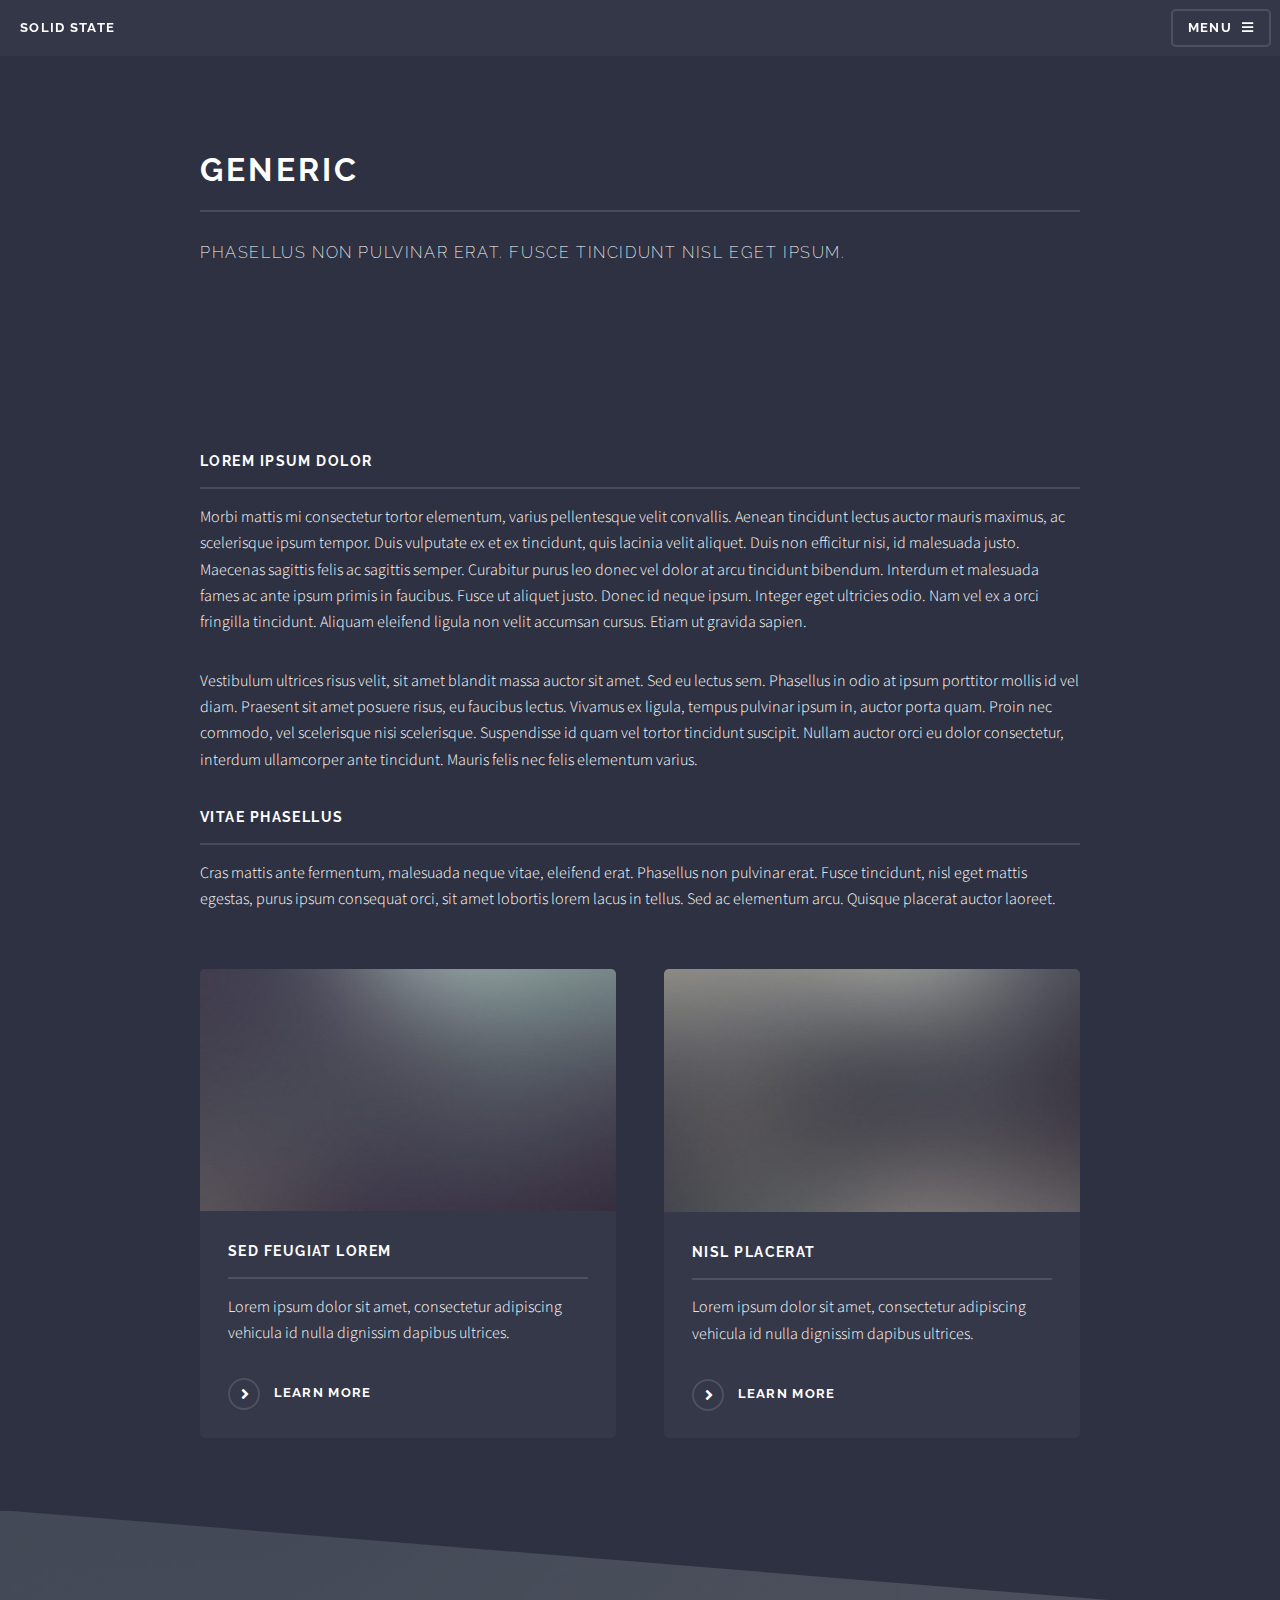
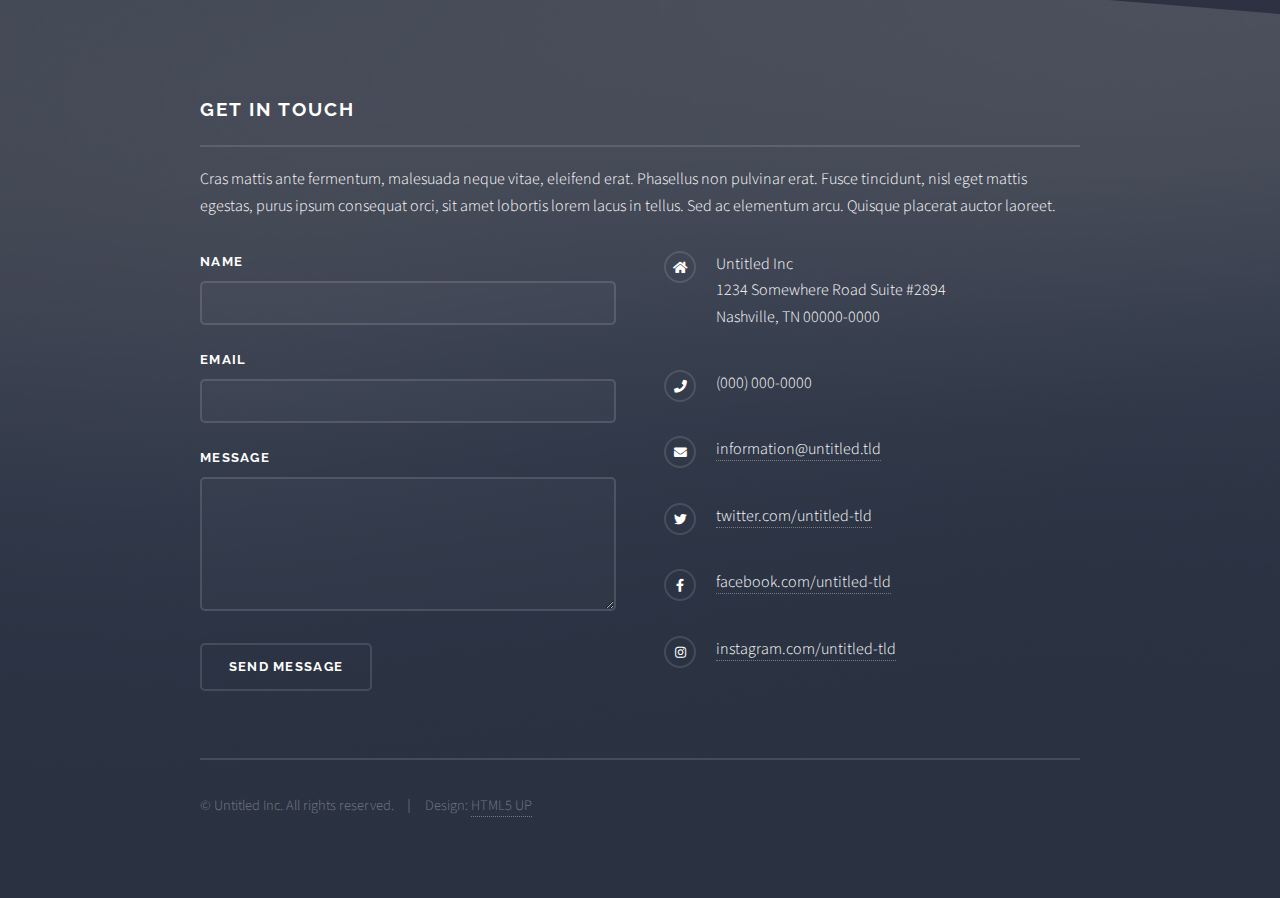
<file: generic.html>
<!DOCTYPE HTML>
<!--
	Solid State by HTML5 UP
	html5up.net | @ajlkn
	Free for personal and commercial use under the CCA 3.0 license (html5up.net/license)
-->
<html>
	<head>
		<title>Generic - Solid State by HTML5 UP</title>
		<meta charset="utf-8" />
		<meta name="viewport" content="width=device-width, initial-scale=1, user-scalable=no" />
		<link rel="stylesheet" href="assets/css/main.css" />
		<noscript><link rel="stylesheet" href="assets/css/noscript.css" /></noscript>
	</head>
	<body class="is-preload">

		<!-- Page Wrapper -->
			<div id="page-wrapper">

				<!-- Header -->
					<header id="header">
						<h1><a href="index.html">Solid State</a></h1>
						<nav>
							<a href="#menu">Menu</a>
						</nav>
					</header>

				<!-- Menu -->
					<nav id="menu">
						<div class="inner">
							<h2>Menu</h2>
							<ul class="links">
								<li><a href="index.html">Home</a></li>
								<li><a href="generic.html">Generic</a></li>
								<li><a href="elements.html">Elements</a></li>
								<li><a href="#">Log In</a></li>
								<li><a href="#">Sign Up</a></li>
							</ul>
							<a href="#" class="close">Close</a>
						</div>
					</nav>

				<!-- Wrapper -->
					<section id="wrapper">
						<header>
							<div class="inner">
								<h2>Generic</h2>
								<p>Phasellus non pulvinar erat. Fusce tincidunt nisl eget ipsum.</p>
							</div>
						</header>

						<!-- Content -->
							<div class="wrapper">
								<div class="inner">

									<h3 class="major">Lorem ipsum dolor</h3>
									<p>Morbi mattis mi consectetur tortor elementum, varius pellentesque velit convallis. Aenean tincidunt lectus auctor mauris maximus, ac scelerisque ipsum tempor. Duis vulputate ex et ex tincidunt, quis lacinia velit aliquet. Duis non efficitur nisi, id malesuada justo. Maecenas sagittis felis ac sagittis semper. Curabitur purus leo donec vel dolor at arcu tincidunt bibendum. Interdum et malesuada fames ac ante ipsum primis in faucibus. Fusce ut aliquet justo. Donec id neque ipsum. Integer eget ultricies odio. Nam vel ex a orci fringilla tincidunt. Aliquam eleifend ligula non velit accumsan cursus. Etiam ut gravida sapien.</p>

									<p>Vestibulum ultrices risus velit, sit amet blandit massa auctor sit amet. Sed eu lectus sem. Phasellus in odio at ipsum porttitor mollis id vel diam. Praesent sit amet posuere risus, eu faucibus lectus. Vivamus ex ligula, tempus pulvinar ipsum in, auctor porta quam. Proin nec commodo, vel scelerisque nisi scelerisque. Suspendisse id quam vel tortor tincidunt suscipit. Nullam auctor orci eu dolor consectetur, interdum ullamcorper ante tincidunt. Mauris felis nec felis elementum varius.</p>

									<h3 class="major">Vitae phasellus</h3>
									<p>Cras mattis ante fermentum, malesuada neque vitae, eleifend erat. Phasellus non pulvinar erat. Fusce tincidunt, nisl eget mattis egestas, purus ipsum consequat orci, sit amet lobortis lorem lacus in tellus. Sed ac elementum arcu. Quisque placerat auctor laoreet.</p>

									<section class="features">
										<article>
											<a href="#" class="image"><img src="images/pic04.jpg" alt="" /></a>
											<h3 class="major">Sed feugiat lorem</h3>
											<p>Lorem ipsum dolor sit amet, consectetur adipiscing vehicula id nulla dignissim dapibus ultrices.</p>
											<a href="#" class="special">Learn more</a>
										</article>
										<article>
											<a href="#" class="image"><img src="images/pic05.jpg" alt="" /></a>
											<h3 class="major">Nisl placerat</h3>
											<p>Lorem ipsum dolor sit amet, consectetur adipiscing vehicula id nulla dignissim dapibus ultrices.</p>
											<a href="#" class="special">Learn more</a>
										</article>
									</section>

								</div>
							</div>

					</section>

				<!-- Footer -->
					<section id="footer">
						<div class="inner">
							<h2 class="major">Get in touch</h2>
							<p>Cras mattis ante fermentum, malesuada neque vitae, eleifend erat. Phasellus non pulvinar erat. Fusce tincidunt, nisl eget mattis egestas, purus ipsum consequat orci, sit amet lobortis lorem lacus in tellus. Sed ac elementum arcu. Quisque placerat auctor laoreet.</p>
							<form method="post" action="#">
								<div class="fields">
									<div class="field">
										<label for="name">Name</label>
										<input type="text" name="name" id="name" />
									</div>
									<div class="field">
										<label for="email">Email</label>
										<input type="email" name="email" id="email" />
									</div>
									<div class="field">
										<label for="message">Message</label>
										<textarea name="message" id="message" rows="4"></textarea>
									</div>
								</div>
								<ul class="actions">
									<li><input type="submit" value="Send Message" /></li>
								</ul>
							</form>
							<ul class="contact">
								<li class="icon solid fa-home">
									Untitled Inc<br />
									1234 Somewhere Road Suite #2894<br />
									Nashville, TN 00000-0000
								</li>
								<li class="icon solid fa-phone">(000) 000-0000</li>
								<li class="icon solid fa-envelope"><a href="#">information@untitled.tld</a></li>
								<li class="icon brands fa-twitter"><a href="#">twitter.com/untitled-tld</a></li>
								<li class="icon brands fa-facebook-f"><a href="#">facebook.com/untitled-tld</a></li>
								<li class="icon brands fa-instagram"><a href="#">instagram.com/untitled-tld</a></li>
							</ul>
							<ul class="copyright">
								<li>&copy; Untitled Inc. All rights reserved.</li><li>Design: <a href="http://html5up.net">HTML5 UP</a></li>
							</ul>
						</div>
					</section>

			</div>

		<!-- Scripts -->
			<script src="assets/js/jquery.min.js"></script>
			<script src="assets/js/jquery.scrollex.min.js"></script>
			<script src="assets/js/browser.min.js"></script>
			<script src="assets/js/breakpoints.min.js"></script>
			<script src="assets/js/util.js"></script>
			<script src="assets/js/main.js"></script>

	</body>
</html>
</file>
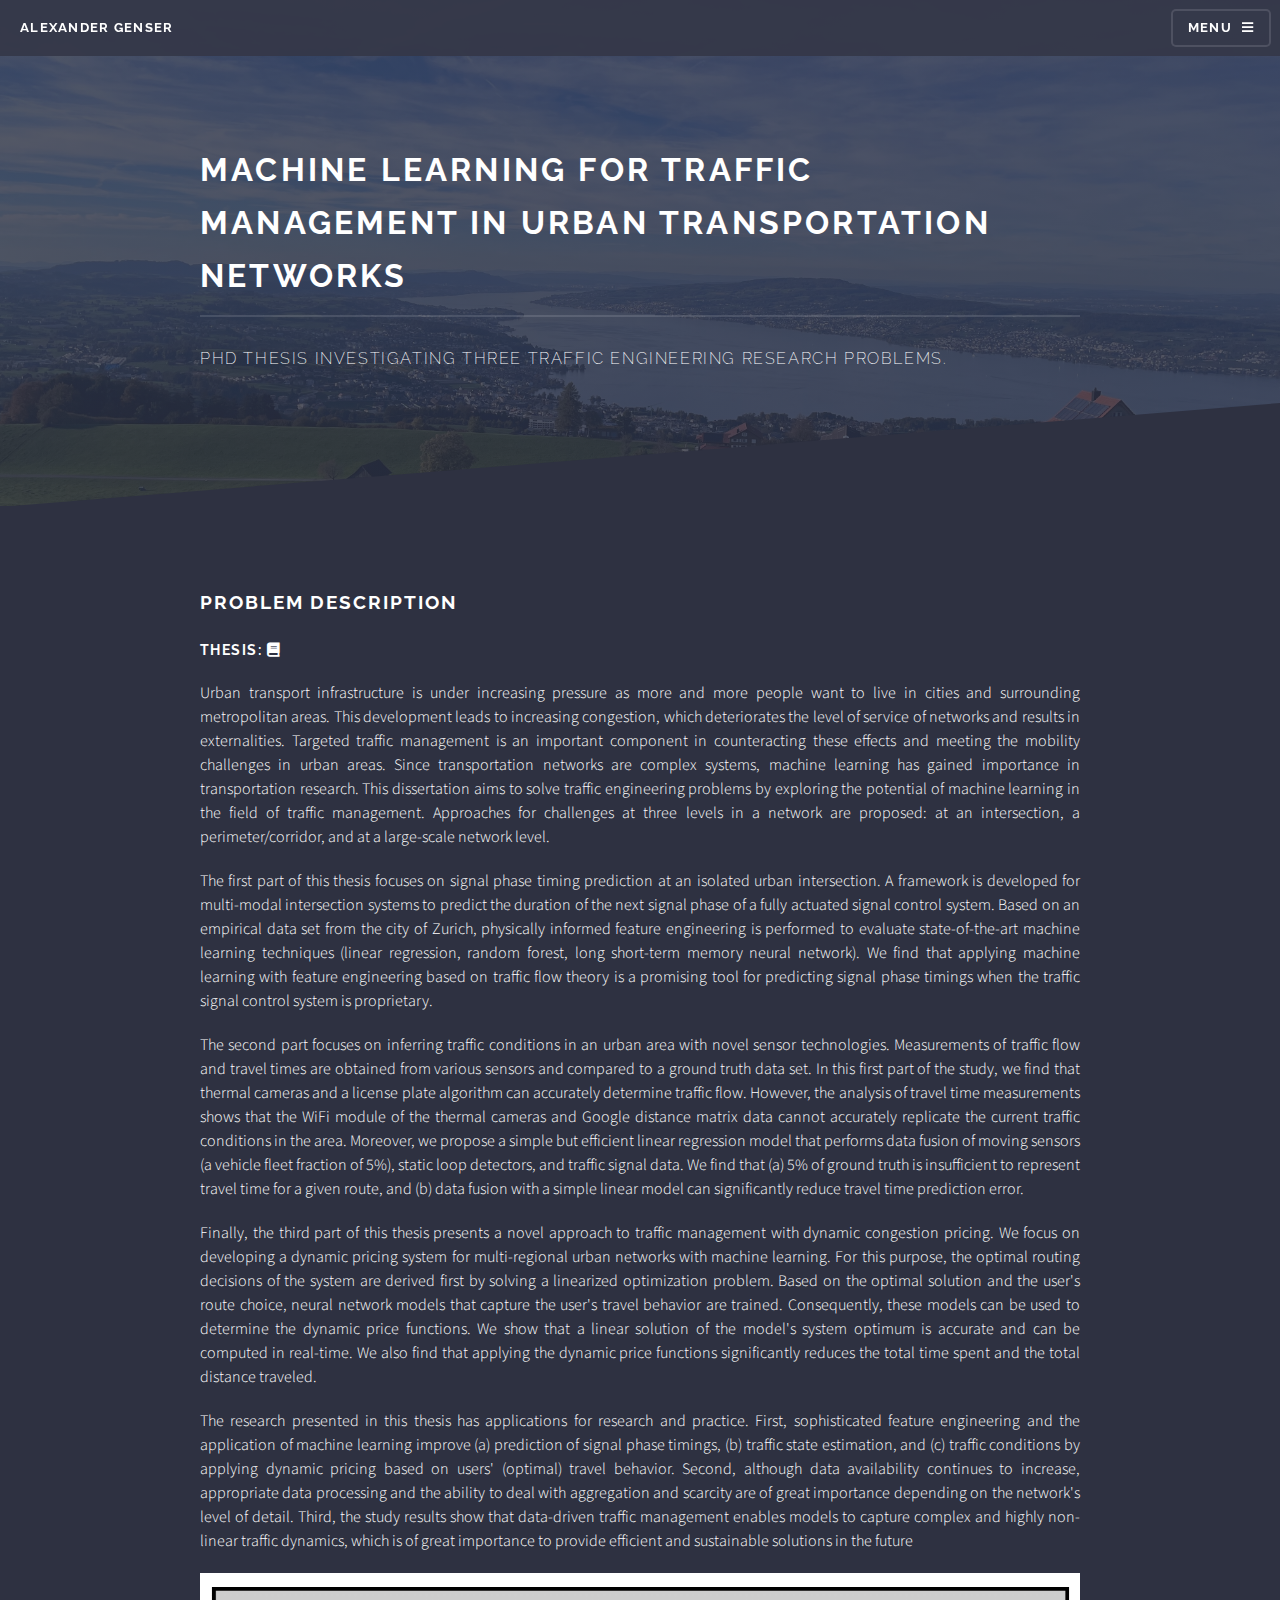
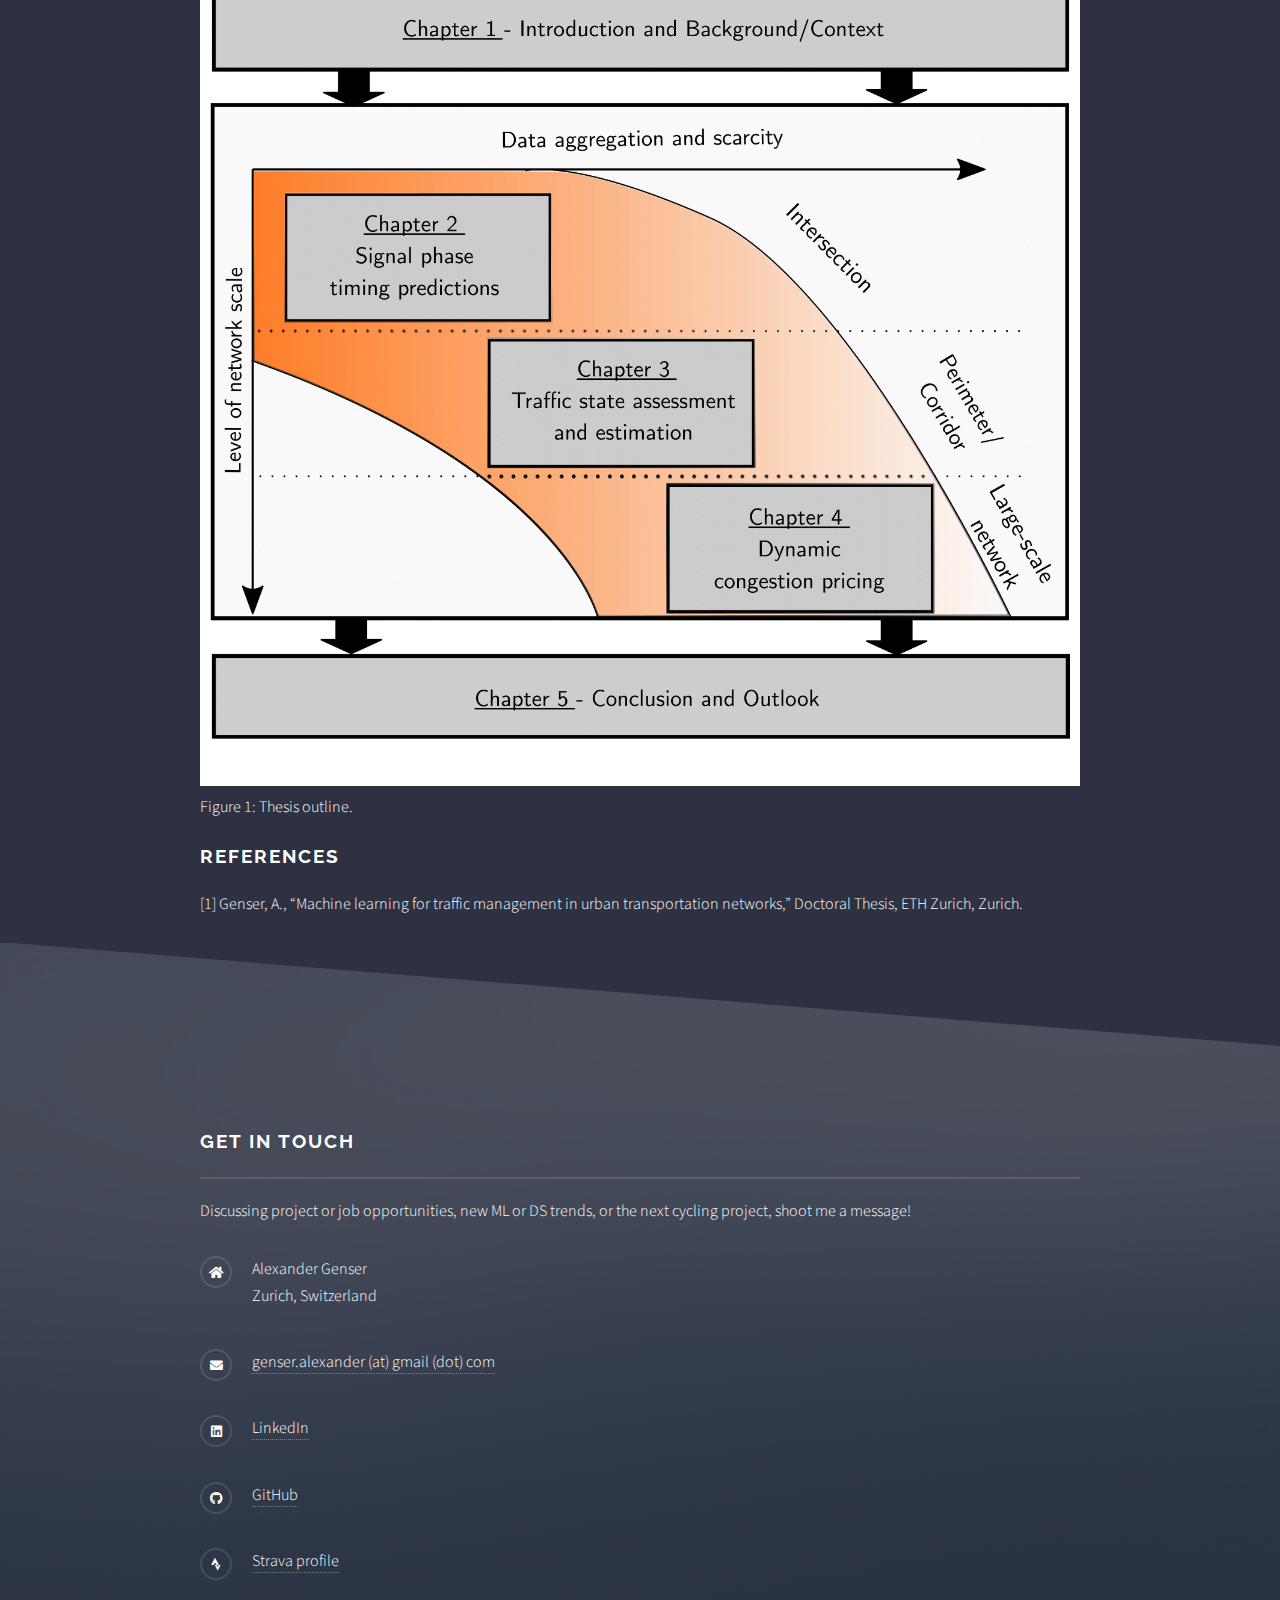
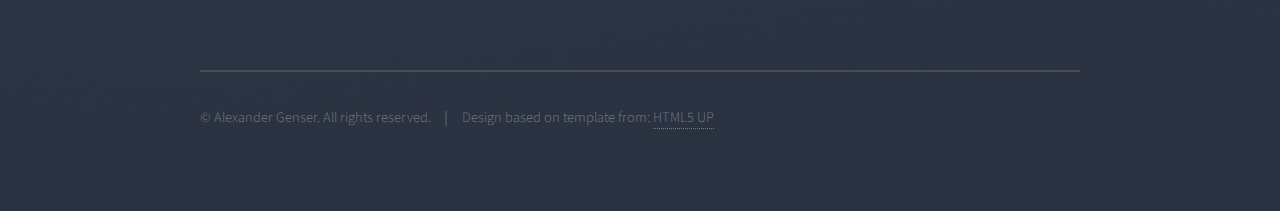
<file: project_phd.html>
<!DOCTYPE HTML>
<!--
	Solid State by HTML5 UP
	html5up.net | @ajlkn
	Free for personal and commercial use under the CCA 3.0 license (html5up.net/license)
-->
<html>
	<head>
		<title>Alexander Genser | Curriculum Vitae</title>
		<meta charset="utf-8" />
		<meta name="viewport" content="width=device-width, initial-scale=1, user-scalable=no" />
		<link rel="stylesheet" href="assets/css/main.css" />
		<meta property="og:site_name" content="Alexander Genser - Data and Machine Learning Engineer">
		<meta property="og:title" content="Alexander Genser - Projects">
		<meta property="og:url" content="https://genseral.github.io/project_t2g.html">
		<meta property="og:type" content="website">
		<meta itemprop="name" content="Alexander Genser - Projects">
		<meta itemprop="url" content="https://genseral.github.io/project_t2g.html">
		<meta name="twitter:title" content="Alexander Genser - Projects">
		<meta name="twitter:url" content="https://genseral.github.io/project_t2g.html">
		<meta name="twitter:card" content="summary">
		<meta name="description" content="">
		<meta name="description" content="Author: Alexander Genser">
    	<meta name="google-site-verification" content="pwslEMiS99tZJQqEvsgX8Ejg39YfnBnY7zYNlXhSOXU" />
	

		<noscript><link rel="stylesheet" href="assets/css/noscript.css" /></noscript>
	</head>
	<body class="is-preload">

		<!-- Page Wrapper -->
			<div id="page-wrapper">

				<!-- Header -->
					<header id="header">
						<h1><a href="index.html">Alexander Genser</a></h1>
						<nav>
							<a href="#menu">Menu</a>
						</nav>
					</header>

				<!-- Menu -->
					<nav id="menu">
						<div class="inner">
							<h2>Menu</h2>
							<ul class="links">
								<li><a href="index.html">Home</a></li>
								<li><a href="cv.html">Curriculum Vitae</a></li>
								<li><a href="projects.html">Projects</a></li>
								<li><a href="cycling.html">Cycling</a></li>
							</ul>
							<a href="#" class="close">Close</a>
						</div>
					</nav>

				<!-- Wrapper -->
					<section id="wrapper">
						<header>
							<div class="inner">
								<h2>Machine learning for traffic management in urban transportation networks</h2>
								<p>PhD thesis investigating three traffic engineering research problems.</p>
							</div>
						</header>

						<!-- Content -->
							<div class="wrapper">
								<div class="inner">
									<p>
									</p>
									<h2>Problem description</h2>
									<h3>Thesis: <a class="fa fa-book" href="https://www.research-collection.ethz.ch/handle/20.500.11850/590930"></a></h3>
									
									<p class="article">
										Urban transport infrastructure is under increasing pressure as more and more people want to live in cities and surrounding 
										metropolitan areas. This development leads to increasing congestion, which deteriorates the level of service of networks and 
										results in externalities. Targeted traffic management is an important component in counteracting these effects and meeting 
										the mobility challenges in urban areas. Since transportation networks are complex systems, machine learning has gained 
										importance in transportation research. This dissertation aims to solve traffic engineering problems by exploring the potential 
										of machine learning in the field of traffic management. Approaches for challenges at three levels in a network are proposed: at an 
										intersection, a perimeter/corridor, and at a large-scale network level. 

									</p>
									<p class="article">
										The first part of this thesis focuses on signal phase timing prediction at an isolated urban intersection. A framework is developed 
										for multi-modal intersection systems to predict the duration of the next signal phase of a fully actuated signal control system. 
										Based on an empirical data set from the city of Zurich, physically informed feature engineering is performed to evaluate state-of-the-art 
										machine learning techniques (linear regression, random forest, long short-term memory neural network). We find that applying machine learning 
										with feature engineering based on traffic flow theory is a promising tool for predicting signal phase timings when the traffic signal control 
										system is proprietary.
									</p>
									<p class="article">
										The second part focuses on inferring traffic conditions in an urban area with novel sensor technologies. Measurements of traffic flow and 
										travel times are obtained from various sensors and compared to a ground truth data set.  In this first part of the study, we find that 
										thermal cameras and a license plate algorithm can accurately determine traffic flow. However, the analysis of travel time measurements 
										shows that the WiFi module of the thermal cameras and Google distance matrix data cannot accurately replicate the current traffic conditions 
										in the area. Moreover, we propose a simple but efficient linear regression model that performs data fusion of moving sensors (a vehicle 
										fleet fraction of 5%), static loop detectors, and traffic signal data. We find that (a) 5% of ground truth is insufficient to represent travel 
										time for a given route, and (b) data fusion with a simple linear model can significantly reduce travel time prediction error. 
									</p>
									<p class="article">
										Finally, the third part of this thesis presents a novel approach to traffic management with dynamic congestion pricing. We focus on developing 
										a dynamic pricing system for multi-regional urban networks with machine learning. For this purpose, the optimal routing decisions of the system 
										are derived first by solving a linearized optimization problem. Based on the optimal solution and the user's route choice, neural network models 
										that capture the user's travel behavior are trained. Consequently, these models can be used to determine the dynamic price functions. We show 
										that a linear solution of the model's system optimum is accurate and can be computed in real-time. We also find that applying the dynamic price 
										functions significantly reduces the total time spent and the total distance traveled. 

									</p>
									<p class="article">
										The research presented in this thesis has applications for research and practice. First, sophisticated feature engineering and the application of 
										machine learning improve (a) prediction of signal phase timings, (b) traffic state estimation, and (c) traffic conditions by applying dynamic pricing 
										based on users' (optimal) travel behavior. Second, although data availability continues to increase, appropriate data processing and the ability to 
										deal with aggregation and scarcity are of great importance depending on the network's level of detail. Third, the study results show that data-driven 
										traffic management enables models to capture complex and highly non-linear traffic dynamics, which is of great importance to provide efficient and 
										sustainable solutions in the future
									</p>
									<div class="imgfit">
										<figure>
											<img class="center-fit" src="./images/intro_figure_2-1.png" alt="thesis outline">
											<figcaption>Figure 1: Thesis outline.</figcaption>
										</figure>	
									</div>
									<p class="article"></p>
									<h2>References</h2>
									<p class="smallp">
										[1] Genser, A., “Machine learning for traffic management in urban transportation networks,” 
										Doctoral Thesis, ETH Zurich, Zurich.
									</p>
								</div>
							</div>

					</section>

				<!-- Footer -->
					<section id="footer">
						<div class="inner">
							<h2 class="major">Get in touch</h2>
							<p>Discussing project or job opportunities, new ML or DS trends, or the next cycling project, shoot me a message!</p>
							<ul class="contact" id="id_contact">
								<li class="icon solid fa-home">
									Alexander Genser<br />
									Zurich, Switzerland<br />
								</li>
								<li class="icon solid fa-envelope"><a href="#id_contact">genser.alexander (at) gmail (dot) com</a></li>
								<li class="icon brands fa-linkedin"><a href="https://www.linkedin.com/in/algenser/">LinkedIn</a></li>
								<li class="icon brands fa-github"><a href="https://github.com/genseral">GitHub</a></li>
								<li class="icon brands fa-strava"><a href="https://www.strava.com/athletes/14833260">Strava profile</a></li>
								</ul>
							<ul class="copyright">
								<li>&copy; Alexander Genser. All rights reserved.</li><li>Design based on template from: <a href="http://html5up.net">HTML5 UP</a></li>
							</ul>
						</div>
					</section>

			</div>

		<!-- Scripts -->
			<script src="assets/js/jquery.min.js"></script>
			<script src="assets/js/jquery.scrollex.min.js"></script>
			<script src="assets/js/browser.min.js"></script>
			<script src="assets/js/breakpoints.min.js"></script>
			<script src="assets/js/util.js"></script>
			<script src="assets/js/main.js"></script>
			<script src="assets/js/changePic.js"></script>

	</body>
</html>
</file>
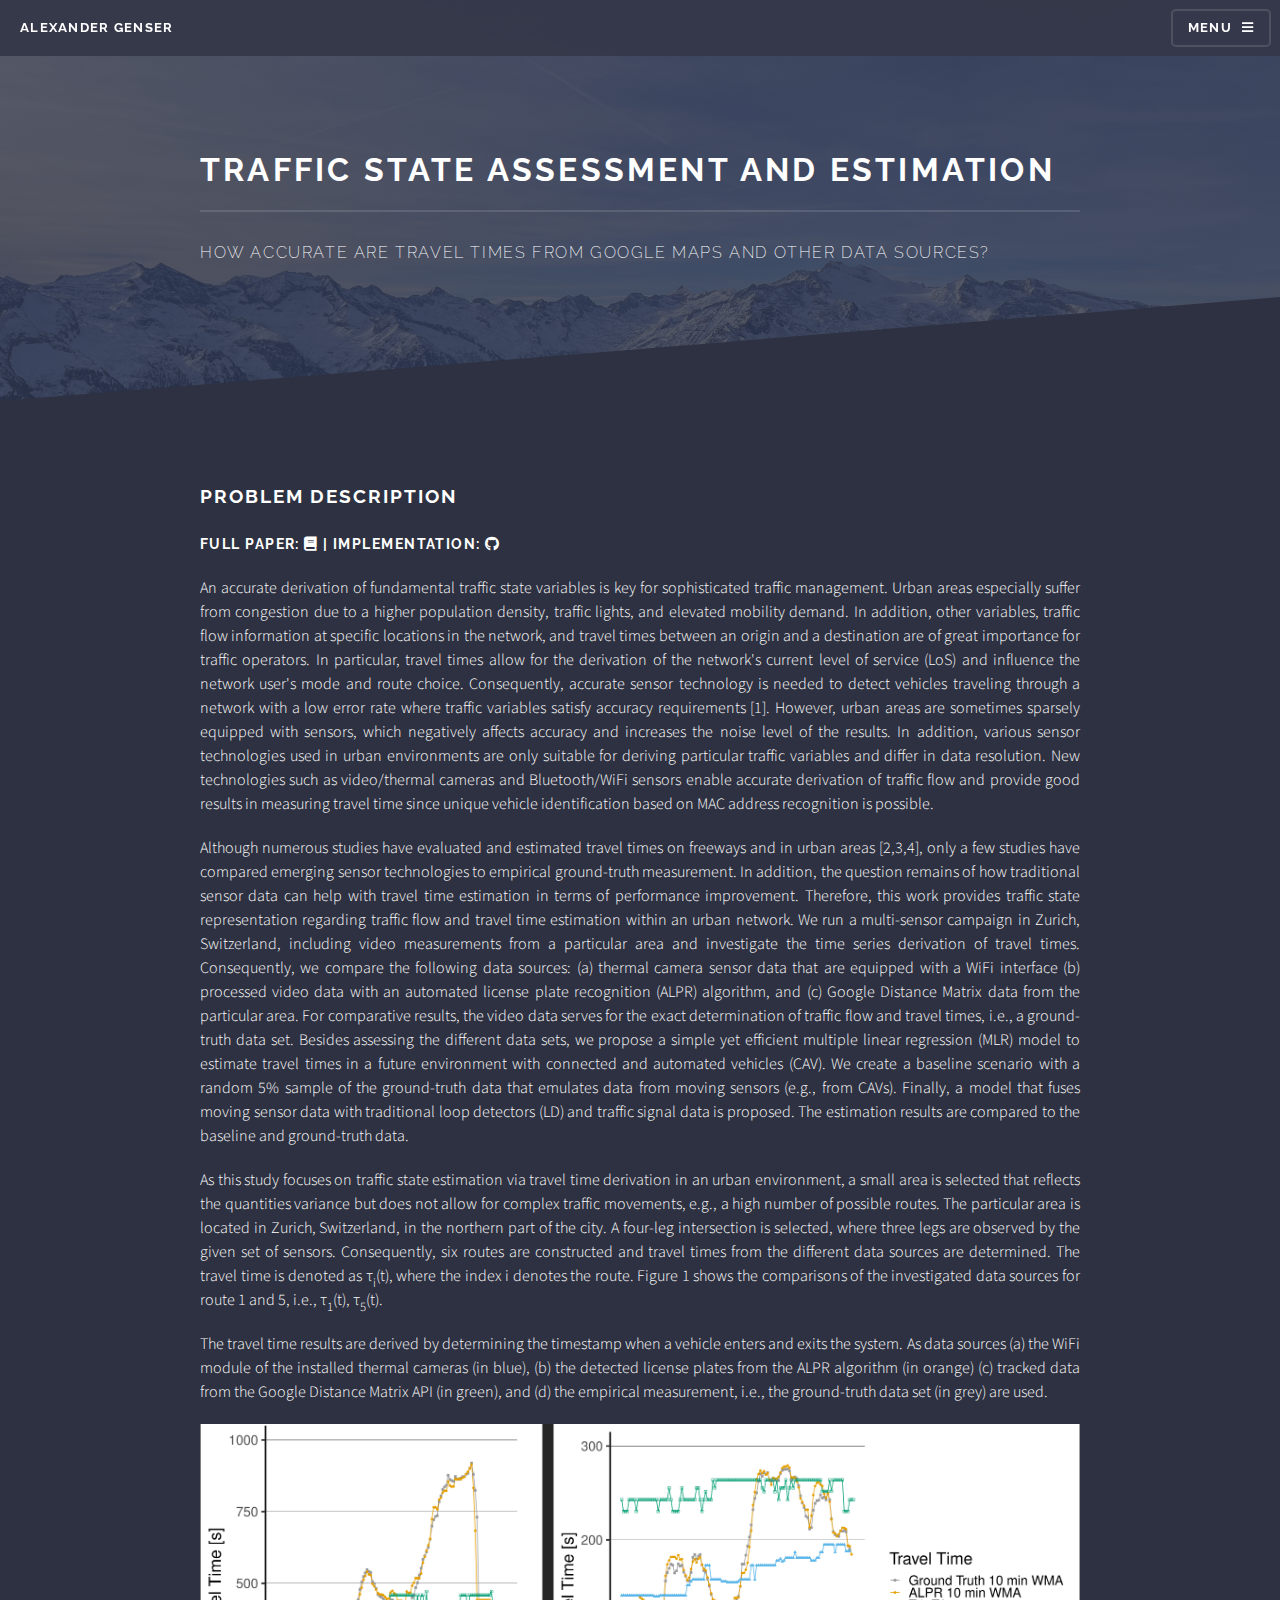
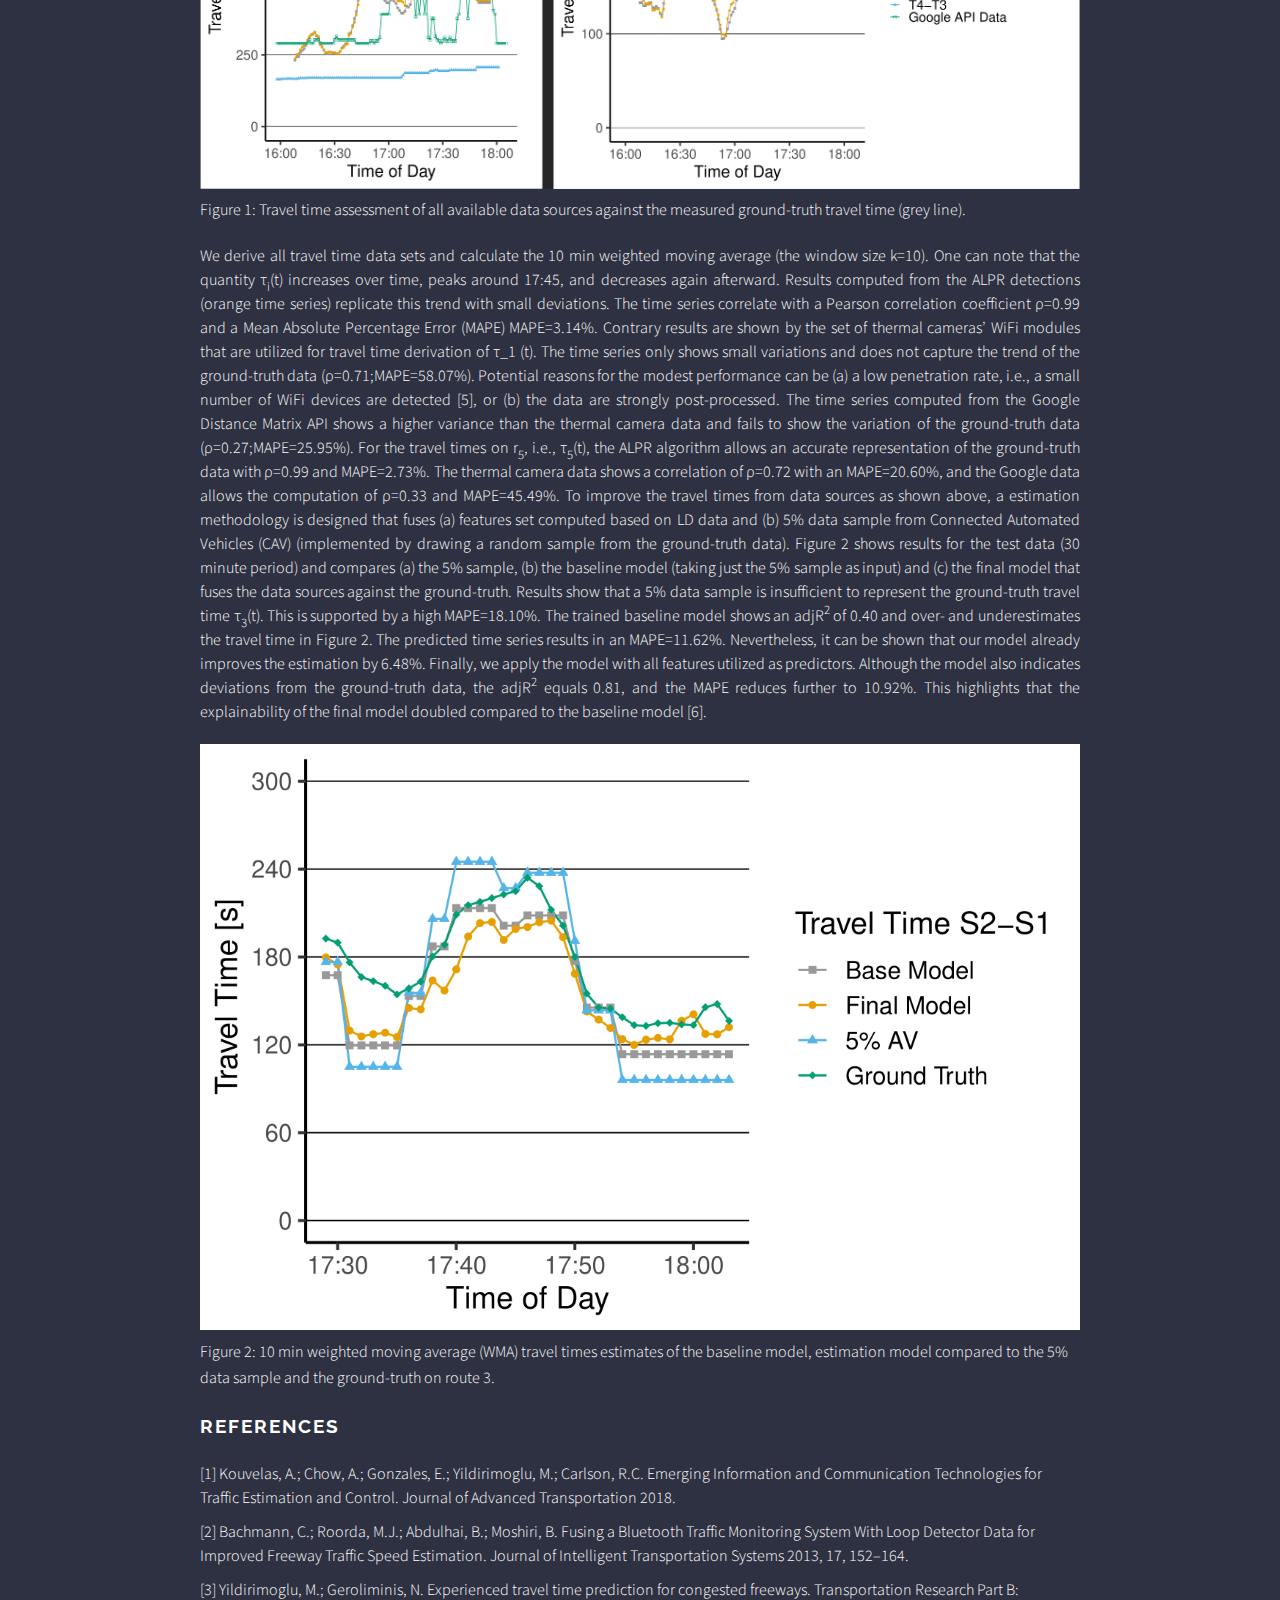
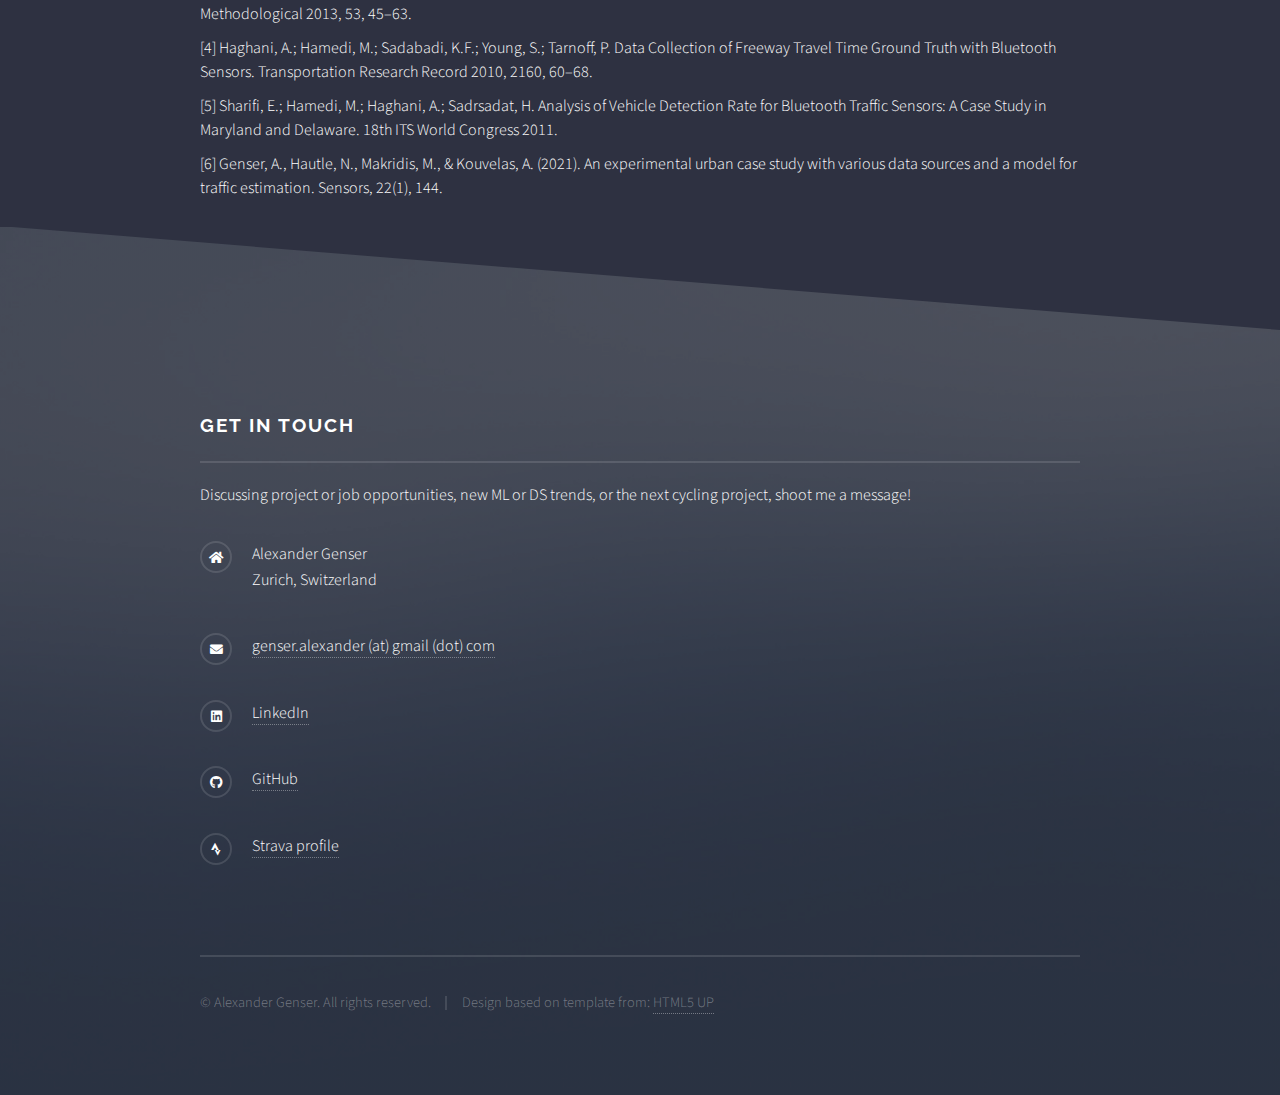
<file: project_traffic_state_ass.html>
<!DOCTYPE HTML>
<!--
	Solid State by HTML5 UP
	html5up.net | @ajlkn
	Free for personal and commercial use under the CCA 3.0 license (html5up.net/license)
-->
<html>
	<head>
		<title>Alexander Genser | Curriculum Vitae</title>
		<meta charset="utf-8" />
		<meta name="viewport" content="width=device-width, initial-scale=1, user-scalable=no" />
		<link rel="stylesheet" href="assets/css/main.css" />
		<meta property="og:site_name" content="Alexander Genser - Data and Machine Learning Engineer">
		<meta property="og:title" content="Alexander Genser - Projects">
		<meta property="og:url" content="https://genseral.github.io/project_traffic_state_ass.html">
		<meta property="og:type" content="website">
		<meta itemprop="name" content="Alexander Genser - Projects">
		<meta itemprop="url" content="https://genseral.github.io/project_traffic_state_ass.html">
		<meta name="twitter:title" content="Alexander Genser - Projects">
		<meta name="twitter:url" content="https://genseral.github.io/project_traffic_state_ass.html">
		<meta name="twitter:card" content="summary">
		<meta name="description" content="">
		<meta name="description" content="Author: Alexander Genser">
    	<meta name="google-site-verification" content="pwslEMiS99tZJQqEvsgX8Ejg39YfnBnY7zYNlXhSOXU" />
		
		<noscript><link rel="stylesheet" href="assets/css/noscript.css" /></noscript>
	</head>
	<body class="is-preload">

		<!-- Page Wrapper -->
			<div id="page-wrapper">

				<!-- Header -->
					<header id="header">
						<h1><a href="index.html">Alexander Genser</a></h1>
						<nav>
							<a href="#menu">Menu</a>
						</nav>
					</header>

				<!-- Menu -->
					<nav id="menu">
						<div class="inner">
							<h2>Menu</h2>
							<ul class="links">
								<li><a href="index.html">Home</a></li>
								<li><a href="cv.html">Curriculum Vitae</a></li>
								<li><a href="projects.html">Projects</a></li>
								<li><a href="cycling.html">Cycling</a></li>
							</ul>
							<a href="#" class="close">Close</a>
						</div>
					</nav>

				<!-- Wrapper -->
					<section id="wrapper">
						<header>
							<div class="inner">
								<h2>Traffic state assessment and estimation</h2>
								<p>How accurate are travel times from Google Maps and other data sources?</p>
							</div>
						</header>

						<!-- Content -->
							<div class="wrapper">
								<div class="inner">
									<p>
									</p>
									<h2>Problem description</h2>
									<h3>Full paper: <a class="fa fa-book" href="https://www.mdpi.com/1424-8220/22/1/144"></a> | Implementation: <a class="icon brands fa-github" href="#"></a></h3>
									
									<p class="article">
										An accurate derivation of fundamental traffic state variables is key for sophisticated traffic management. 
										Urban areas especially suffer from congestion due to a higher population density, traffic lights, and elevated 
										mobility demand. In addition, other variables, traffic flow information at specific locations in the network, 
										and travel times between an origin and a destination are of great importance for traffic operators. In particular, 
										travel times allow for the derivation of the network's current level of service (LoS) and influence the 
										network user's mode and route choice. Consequently, accurate sensor technology is needed to detect vehicles 
										traveling through a network with a low error rate where traffic variables satisfy accuracy requirements 
										[1]. However, urban areas are sometimes sparsely equipped with sensors, which negatively affects accuracy and 
										increases the noise level of the results. In addition, various sensor technologies used in urban environments
										are only suitable for deriving particular traffic variables and differ in data resolution. New technologies 
										such as video/thermal cameras and Bluetooth/WiFi sensors enable accurate derivation of traffic flow and 
										provide good results in measuring travel time since unique vehicle identification based on MAC address 
										recognition is possible. 
									</p>
									<p class="article">
										Although numerous studies have evaluated and estimated travel times on freeways and in urban areas [2,3,4], 
										only a few studies have compared emerging sensor technologies to empirical ground-truth measurement. In addition, the question remains of 
										how traditional sensor data can help with travel time estimation in terms of performance improvement. 
										Therefore, this work provides traffic state representation regarding traffic flow and travel time estimation 
										within an urban network. We run a multi-sensor campaign in Zurich, Switzerland, including video measurements
										from a particular area and investigate the time series derivation of travel times. Consequently, we 
										compare the following data sources: (a) thermal camera sensor data that are equipped with a WiFi 
										interface (b) processed video data with an automated license plate recognition (ALPR) algorithm, 
										and (c) Google Distance Matrix data from the particular area. For comparative results, the video data 
										serves for the exact determination of traffic flow and travel times, i.e., a ground-truth data set. 
										Besides assessing the different data sets, we propose a simple yet efficient multiple linear regression 
										(MLR) model to estimate travel times in a future environment with connected and automated vehicles (CAV). 
										We create a baseline scenario with a random 5% sample of the ground-truth data that emulates data from 
										moving sensors (e.g., from CAVs). Finally, a model that fuses moving sensor data with traditional loop 
										detectors (LD) and traffic signal data is proposed. The estimation results are compared to the baseline 
										and ground-truth data.
									</p>
									<p class="article">
										As this study focuses on traffic state estimation via travel time derivation in an urban environment, 
										a small area is selected that reflects the quantities variance but does not allow for complex traffic 
										movements, e.g., a high number of possible routes. The particular area is located in Zurich, Switzerland, 
										in the northern part of the city. A four-leg intersection is selected, where three legs are observed 
										by the given set of sensors. Consequently, six routes are constructed and travel times from the different 
										data sources are determined. The travel time is denoted as <var>τ<sub>i</sub>(t)</var>, where the index i denotes the route. 
										Figure 1 shows the comparisons of the investigated data sources for route 1 and 5, i.e., <var>τ<sub>1</sub>(t)</var>,
										<var>τ<sub>5</sub>(t)</var>.
									</p>
									<p class="article">
										The travel time results are derived by determining the timestamp when a vehicle enters and exits the system. 
										As data sources (a) the WiFi module of the installed thermal cameras (in blue), (b) the detected license 
										plates from the ALPR algorithm (in orange) (c) tracked data from the Google Distance Matrix API (in green), 
										and (d) the empirical measurement, i.e., the ground-truth data set (in grey) are used.
									</p>
									<div class="imgfit">
										<figure>
											<img class="center-fit" src="./images/travel_time_results.png" alt="result travel time assessment">
											<figcaption>Figure 1: Travel time assessment of all available data sources against the measured ground-truth travel time (grey line).</figcaption>
										</figure>	
									</div>

									<p class="article">
										We derive all travel time data sets and calculate the 10 min weighted moving average (the window size k=10). 
										One can note that the quantity <var>τ<sub>i</sub>(t)</var> increases over time, peaks around 17:45, and decreases again afterward. 
										Results computed from the ALPR detections (orange time series) replicate this trend with small deviations. 
										The time series correlate with a Pearson correlation coefficient <var>ρ=0.99</var> and a Mean Absolute Percentage Error 
										(MAPE) <var>MAPE=3.14%</var>. Contrary results are shown by the set of thermal cameras’ WiFi modules that are utilized 
										for travel time derivation of τ_1 (t). The time series only shows small variations and does not capture the 
										trend of the ground-truth data  (<var>ρ=0.71;MAPE=58.07%</var>). Potential reasons for the modest performance can be 
										(a) a low penetration rate, i.e., a small number of WiFi devices are detected [5], or 
										(b) the data are strongly post-processed. The time series computed from the Google Distance Matrix API shows 
										a higher variance than the thermal camera data and fails to show the variation of the ground-truth data 
										(<var>ρ=0.27;MAPE=25.95%</var>). For the travel times on <var>r<sub>5</sub></var>, i.e., <var>τ<sub>5</sub>(t)</var>, the ALPR algorithm allows an accurate 
										representation of the ground-truth data with <var>ρ=0.99</var> and <var>MAPE=2.73%</var>. The thermal camera data shows a correlation 
										of <var>ρ=0.72</var> with an <var>MAPE=20.60%</var>, and the Google data allows the computation of <var>ρ=0.33</var> and <var>MAPE=45.49%</var>.
										To improve the travel times from data sources as shown above, a estimation methodology is designed that fuses (a) features set computed based 
										on LD data and (b) 5% data sample from Connected Automated Vehicles (CAV) (implemented by drawing a random sample from the ground-truth data). 
										Figure 2 shows results for the test data (30 minute period) and compares (a) the 5% sample, (b) the baseline model 
										(taking just the 5% sample as input) and (c) the final model that fuses the data sources against the ground-truth. 
										Results show that a 5% data sample is insufficient to represent the ground-truth travel time <var>τ<sub>3</sub>(t)</var>. 
										This is supported by a high <var>MAPE=18.10%</var>. The trained baseline model shows an <var>adjR<sup>2</sup></var> of 0.40 and over- 
										and underestimates the travel time in Figure 2. The predicted time series results in an <var>MAPE=11.62%</var>. 
										Nevertheless, it can be shown that our model already improves the estimation by 6.48%. Finally, we apply 
										the model with all features utilized as predictors. Although the model also indicates deviations from the 
										ground-truth data, the <var>adjR<sup>2</sup></var> equals 0.81, and the MAPE reduces further to 10.92%. This highlights that 
										the explainability of the final model doubled compared to the baseline model [6]. 
									</p>
									<div class="imgfit">
										<figure>
											<img class="center-fit" src="./images/estimation_s2_s1-2-1.png" alt="result traffic state estimation model">
											<figcaption>Figure 2: 10 min weighted moving average (WMA) travel times estimates of the baseline model, estimation model compared to the 5% data sample and the ground-truth on route 3.</figcaption>
										</figure>	
									</div>
									<p class="article"></p>
									<h2>References</h2>
									<p class="smallp">
										[1] Kouvelas, A.; Chow, A.; Gonzales, E.; Yildirimoglu, M.; Carlson, R.C. 
										Emerging Information and Communication Technologies for Traffic Estimation and Control. Journal of Advanced Transportation 2018. 
									</p>
									<p class="smallp">
										[2] Bachmann, C.; Roorda, M.J.; Abdulhai, B.; Moshiri, B. Fusing a Bluetooth Traffic Monitoring System With Loop Detector Data for 
										Improved Freeway Traffic Speed Estimation. Journal of Intelligent Transportation Systems 2013, 17, 152–164.
									</p>
									<p class="smallp">
										[3] Yildirimoglu, M.; Geroliminis, N. Experienced travel time prediction for congested freeways. 
										Transportation Research Part B: Methodological 2013, 53, 45–63.
									</p>
									<p class="smallp">
										[4] Haghani, A.; Hamedi, M.; Sadabadi, K.F.; Young, S.; Tarnoff, P. Data Collection of Freeway Travel Time 
										Ground Truth with Bluetooth Sensors. Transportation Research Record 2010, 2160, 60–68.
									</p>
									<p class="smallp">
										[5] Sharifi, E.; Hamedi, M.; Haghani, A.; Sadrsadat, H. Analysis of Vehicle Detection Rate for 
										Bluetooth Traffic Sensors: A Case Study in Maryland and Delaware. 18th ITS World Congress 2011.
									</p>
									<p class="smallp">
										[6] Genser, A., Hautle, N., Makridis, M., & Kouvelas, A. (2021). An experimental urban case study with various data sources and a model for traffic estimation. Sensors, 22(1), 144.
									</p>
									</div>

								
							</div>

					</section>

				<!-- Footer -->
					<section id="footer">
						<div class="inner">
							<h2 class="major">Get in touch</h2>
							<p>Discussing project or job opportunities, new ML or DS trends, or the next cycling project, shoot me a message!</p>
							<ul class="contact" id="id_contact">
								<li class="icon solid fa-home">
									Alexander Genser<br />
									Zurich, Switzerland<br />
								</li>
								<li class="icon solid fa-envelope"><a href="#id_contact">genser.alexander (at) gmail (dot) com</a></li>
								<li class="icon brands fa-linkedin"><a href="https://www.linkedin.com/in/algenser/">LinkedIn</a></li>
								<li class="icon brands fa-github"><a href="https://github.com/genseral">GitHub</a></li>
								<li class="icon brands fa-strava"><a href="https://www.strava.com/athletes/14833260">Strava profile</a></li>
								</ul>
							<ul class="copyright">
								<li>&copy; Alexander Genser. All rights reserved.</li><li>Design based on template from: <a href="http://html5up.net">HTML5 UP</a></li>
							</ul>
						</div>
					</section>

			</div>

		<!-- Scripts -->
			<script src="assets/js/jquery.min.js"></script>
			<script src="assets/js/jquery.scrollex.min.js"></script>
			<script src="assets/js/browser.min.js"></script>
			<script src="assets/js/breakpoints.min.js"></script>
			<script src="assets/js/util.js"></script>
			<script src="assets/js/main.js"></script>
			<script src="assets/js/changePic.js"></script>
	</body>
</html>
</file>
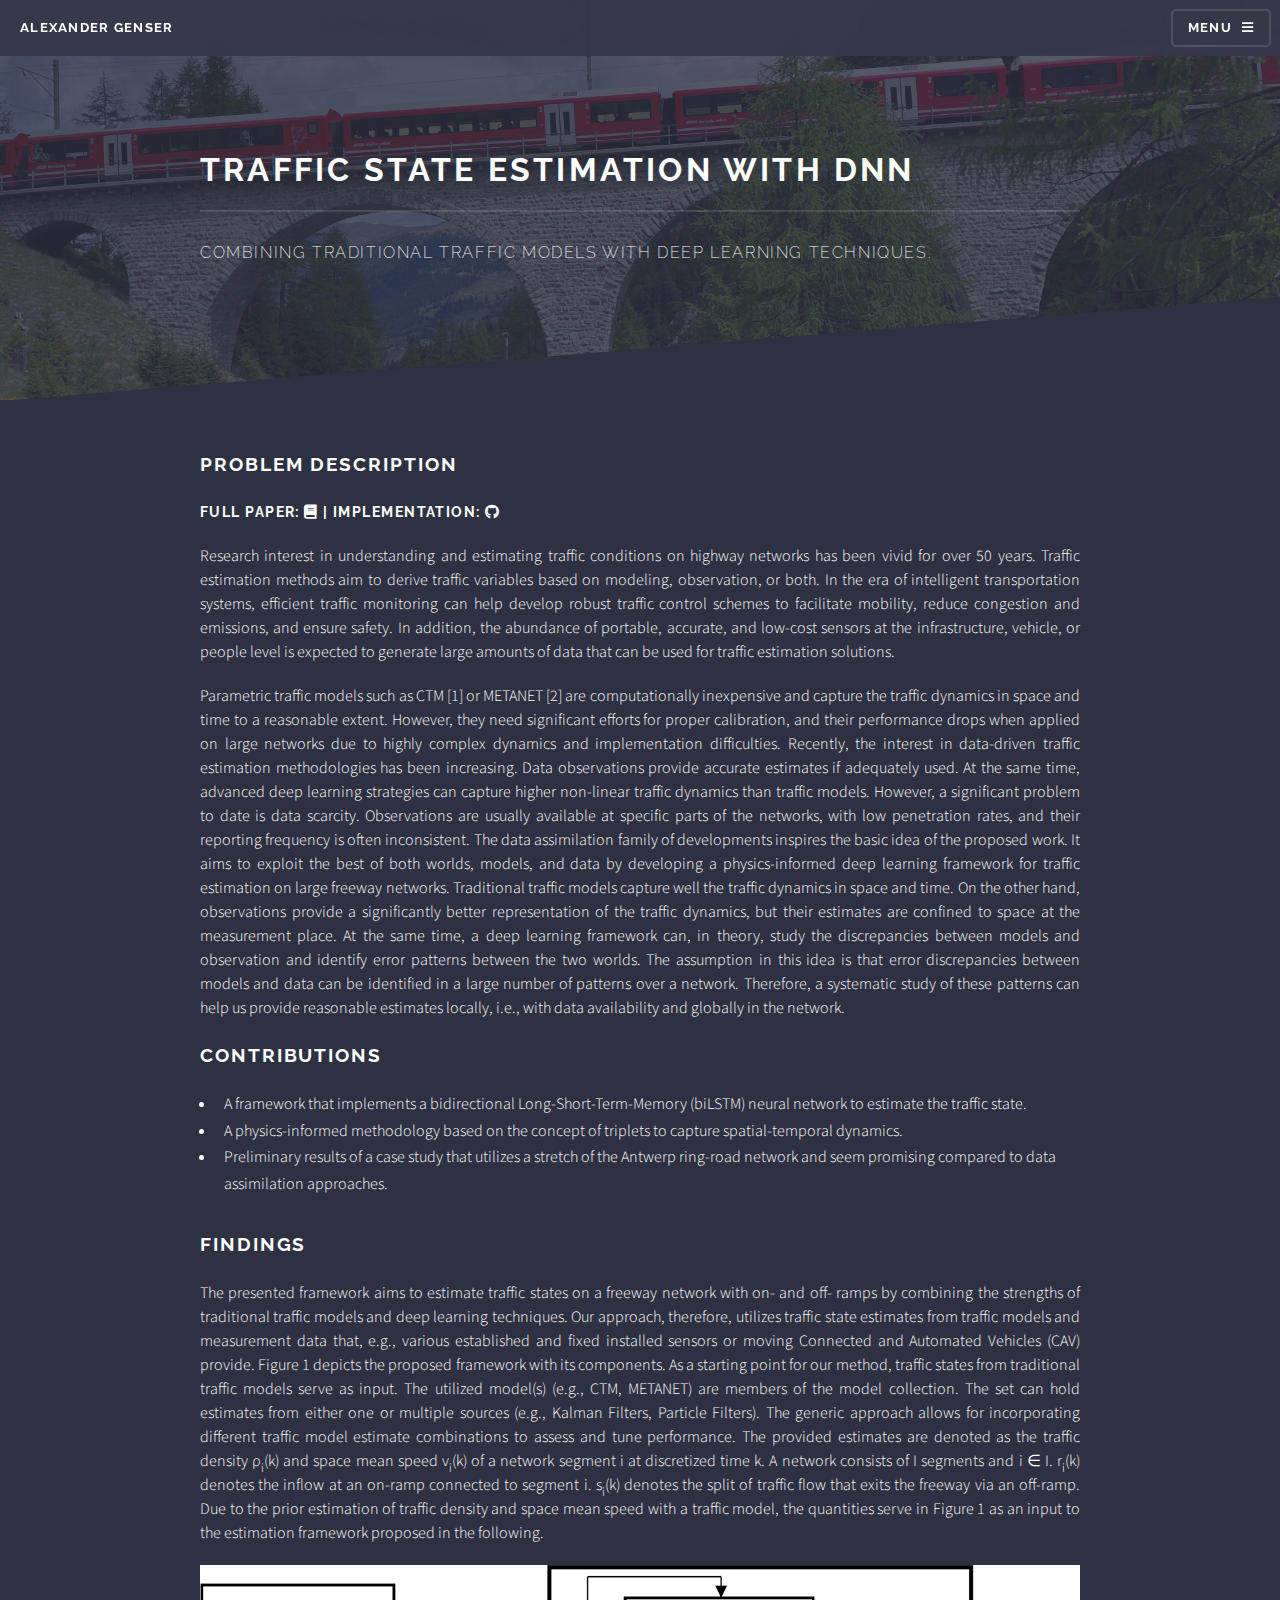
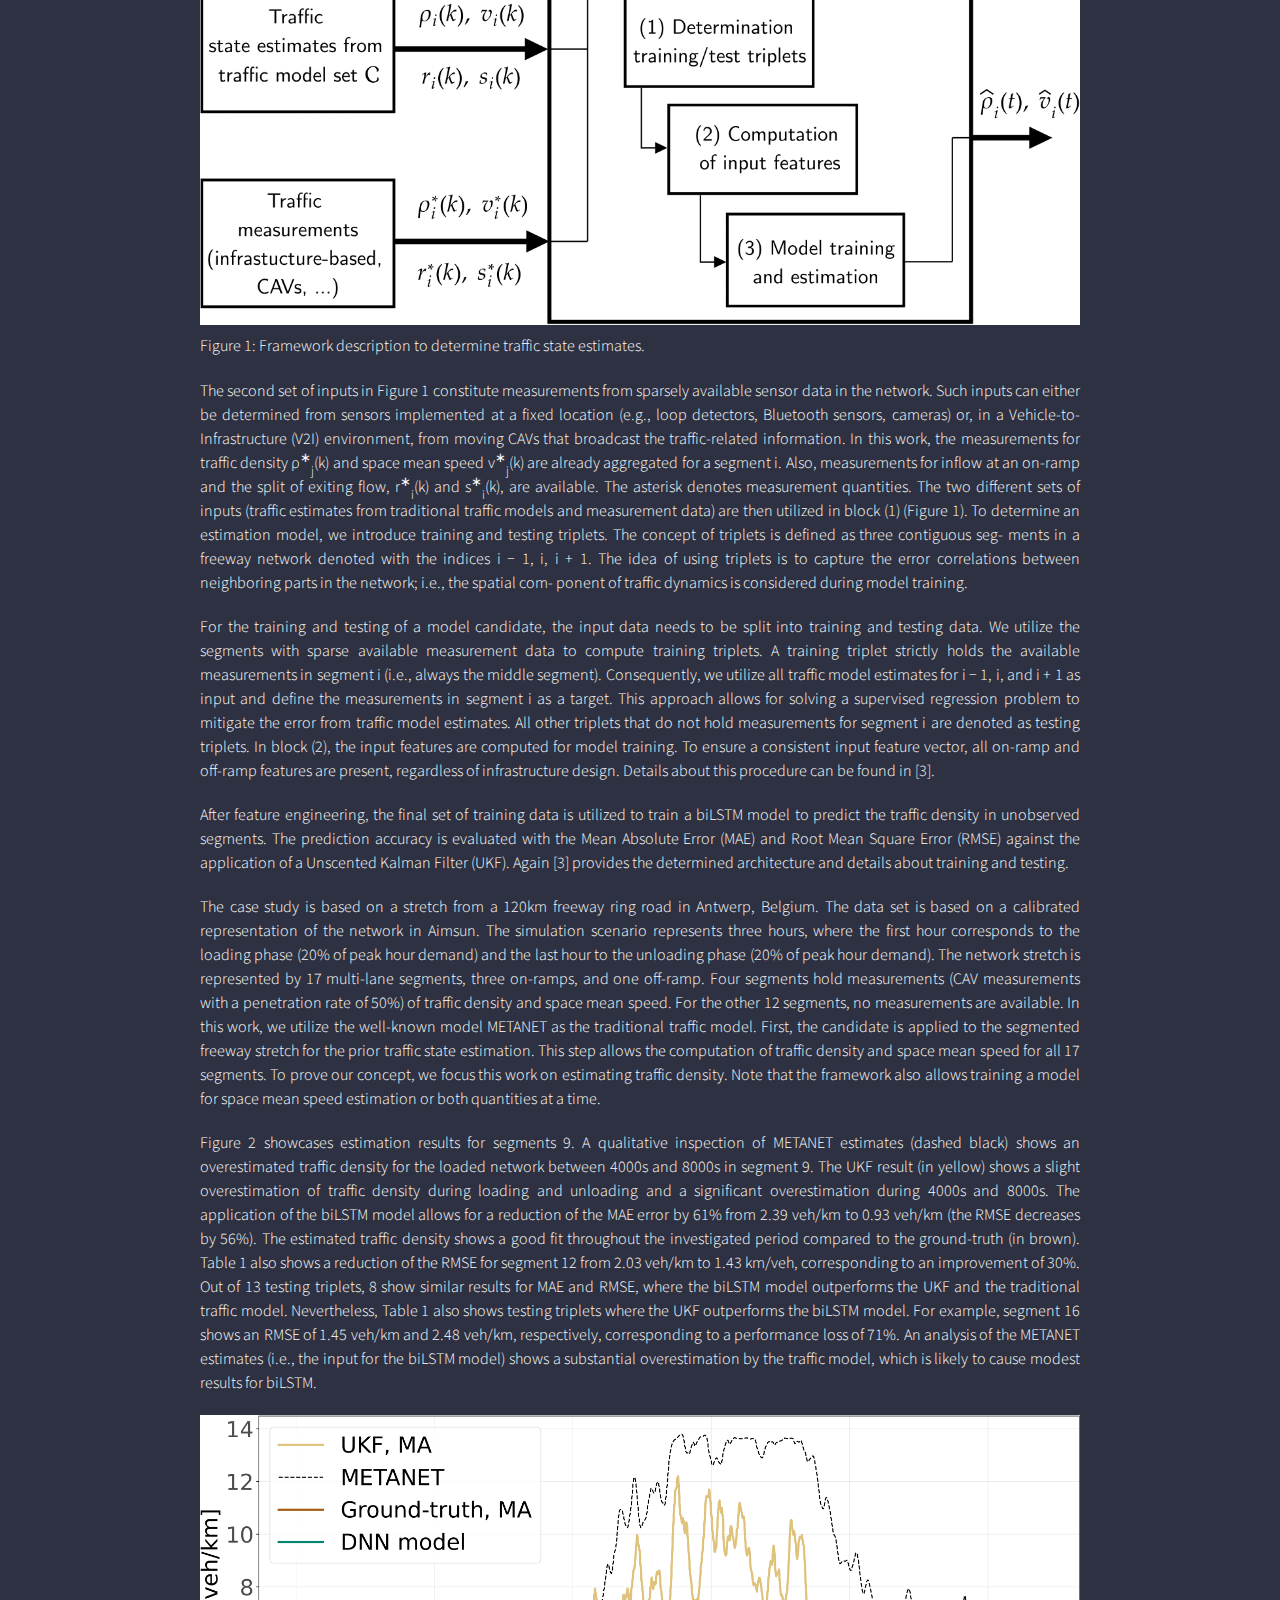
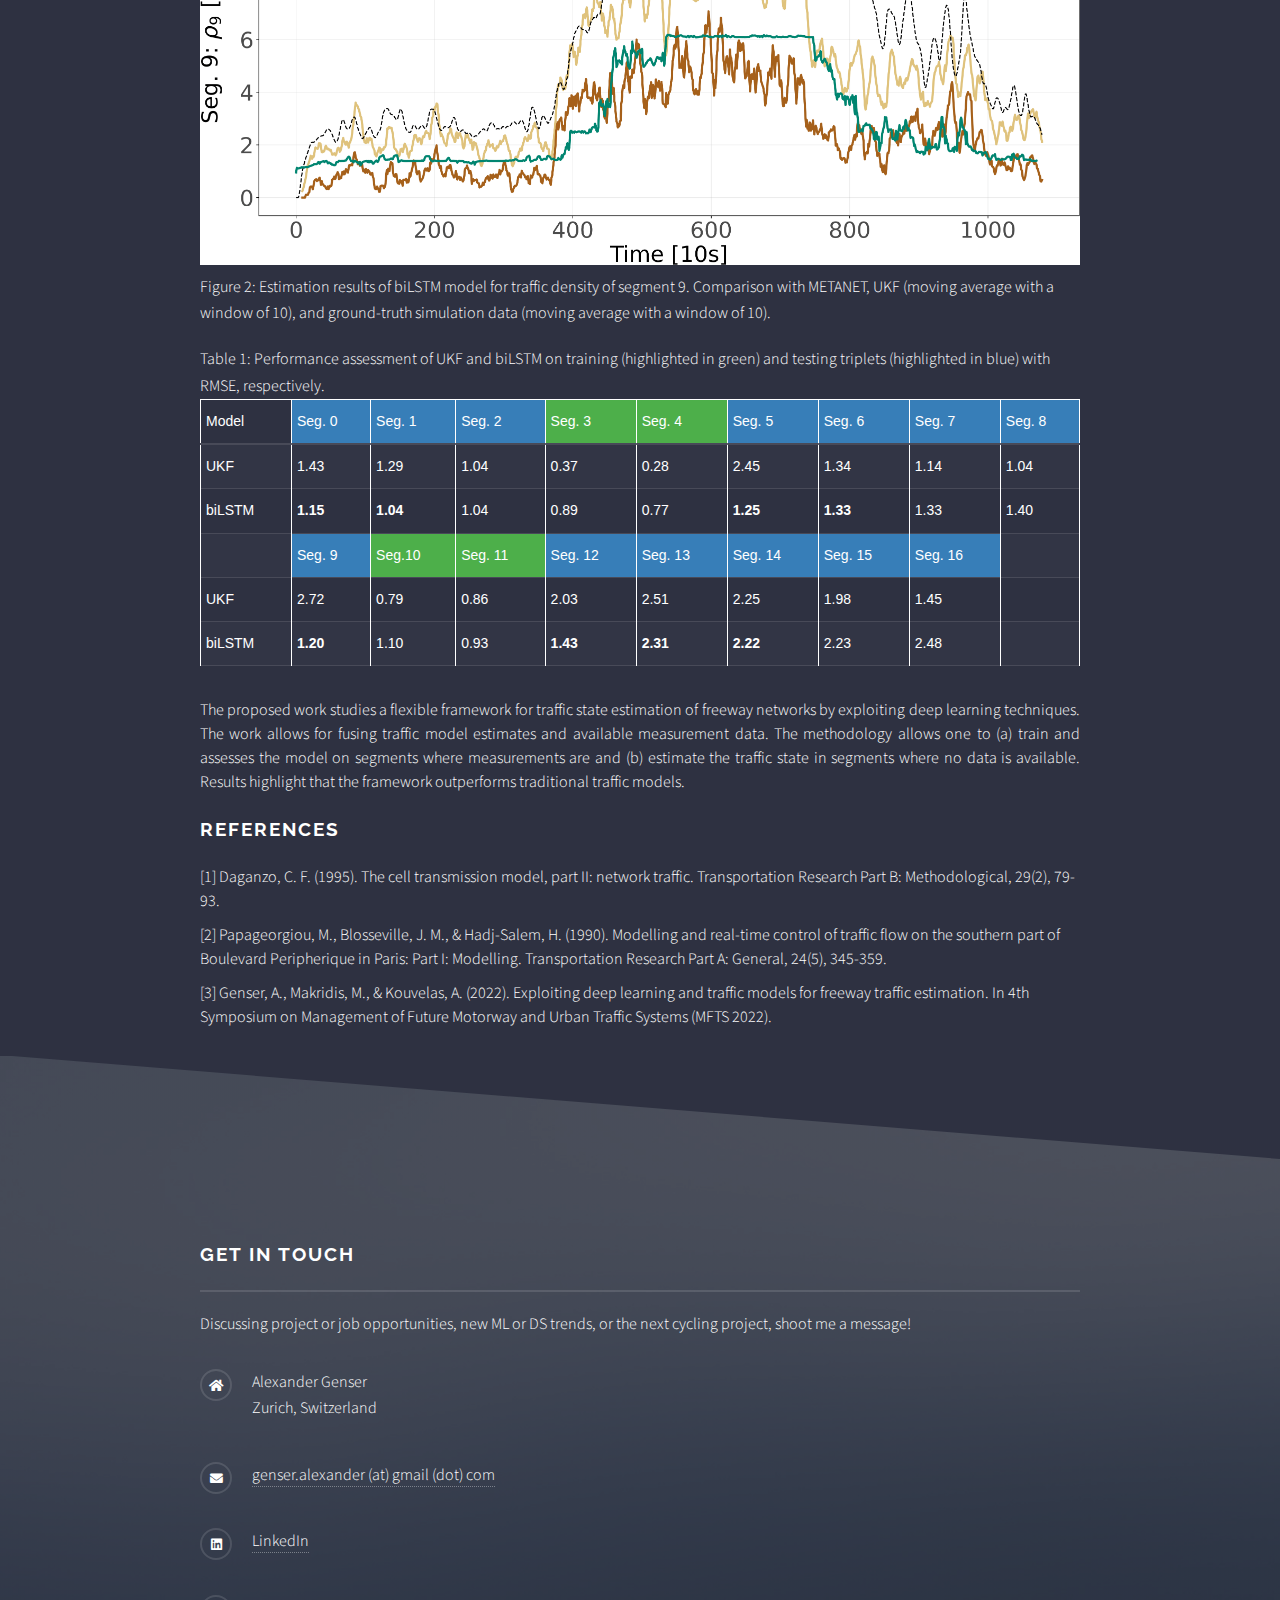
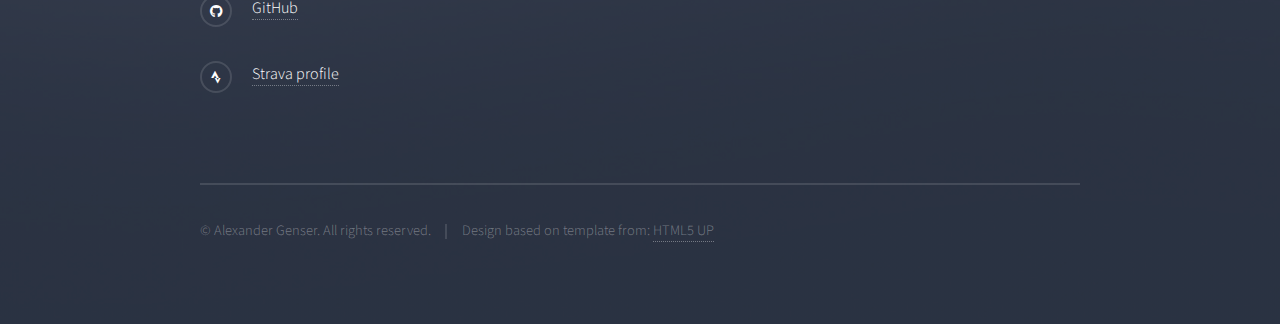
<file: project_traffic_state_DNN.html>
<!DOCTYPE HTML>
<!--
	Solid State by HTML5 UP
	html5up.net | @ajlkn
	Free for personal and commercial use under the CCA 3.0 license (html5up.net/license)
-->
<html>
	<head>
		<title>Alexander Genser | Curriculum Vitae</title>
		<meta charset="utf-8" />
		<meta name="viewport" content="width=device-width, initial-scale=1, user-scalable=no" />
		<link rel="stylesheet" href="assets/css/main.css" />
		<meta property="og:site_name" content="Alexander Genser - Data and Machine Learning Engineer">
		<meta property="og:title" content="Alexander Genser - Projects">
		<meta property="og:url" content="https://genseral.github.io/project_traffic_state_DNN.html">
		<meta property="og:type" content="website">
		<meta itemprop="name" content="Alexander Genser - Projects">
		<meta itemprop="url" content="https://genseral.github.io/project_traffic_state_DNN.html">
		<meta name="twitter:title" content="Alexander Genser - Projects">
		<meta name="twitter:url" content="https://genseral.github.io/project_traffic_state_DNN.html">
		<meta name="twitter:card" content="summary">
		<meta name="description" content="">
		<meta name="description" content="Author: Alexander Genser">
    	<meta name="google-site-verification" content="pwslEMiS99tZJQqEvsgX8Ejg39YfnBnY7zYNlXhSOXU" />
		
		<noscript><link rel="stylesheet" href="assets/css/noscript.css" /></noscript>
	</head>
	<body class="is-preload">

		<!-- Page Wrapper -->
			<div id="page-wrapper">

				<!-- Header -->
					<header id="header">
						<h1><a href="index.html">Alexander Genser</a></h1>
						<nav>
							<a href="#menu">Menu</a>
						</nav>
					</header>

				<!-- Menu -->
					<nav id="menu">
						<div class="inner">
							<h2>Menu</h2>
							<ul class="links">
								<li><a href="index.html">Home</a></li>
								<li><a href="cv.html">Curriculum Vitae</a></li>
								<li><a href="projects.html">Projects</a></li>
								<li><a href="cycling.html">Cycling</a></li>
							</ul>
							<a href="#" class="close">Close</a>
						</div>
					</nav>

				<!-- Wrapper -->
					<section id="wrapper">
						<header>
							<div class="inner">
								<h2>Traffic state estimation with DNN</h2>
								<p>Combining traditional traffic models with deep learning techniques.</p>
							</div>
						</header>

						<!-- Content -->
							<div class="wrapper">
								<div class="inner">
									<h2>Problem description</h2>
									<h3>Full paper: <a class="fa fa-book" href="https://www.research-collection.ethz.ch/handle/20.500.11850/584466"></a> | Implementation: <a class="icon brands fa-github" href="https://github.com/genseral/Physic_informed_TSE"></a></h3>
								   
									<p class="article">
										Research interest in understanding and estimating traffic conditions on highway networks has been vivid for over 50 years. 
										Traffic estimation methods aim to derive traffic variables based on modeling, observation, or both. In the era of intelligent 
										transportation systems, efficient traffic monitoring can help develop robust traffic control schemes to facilitate mobility, 
										reduce congestion and emissions, and ensure safety. In addition, the abundance of portable, accurate, and low-cost sensors at 
										the infrastructure, vehicle, or people level is expected to generate large amounts of data that can be used for traffic estimation solutions.
									</p>

									<p class="article">
										Parametric traffic models such as CTM [1] or METANET [2] are computationally inexpensive and capture the traffic dynamics in space and time to a 
										reasonable extent. However, they need significant efforts for proper calibration, and their performance drops when applied on large networks 
										due to highly complex dynamics and implementation difficulties. Recently, the interest in data-driven traffic estimation methodologies has 
										been increasing. Data observations provide accurate estimates if adequately used. At the same time, advanced deep learning strategies can 
										capture higher non-linear traffic dynamics than traffic models. However, a significant problem to date is data scarcity. Observations are 
										usually available at specific parts of the networks, with low penetration rates, and their reporting frequency is often inconsistent.
										The data assimilation family of developments inspires the basic idea of the proposed work. It aims to exploit the best of both worlds, 
										models, and data by developing a physics-informed deep learning framework for traffic estimation on large freeway networks. Traditional 
										traffic models capture well the traffic dynamics in space and time. On the other hand, observations provide a significantly better 
										representation of the traffic dynamics, but their estimates are confined to space at the measurement place. At the same time, a deep 
										learning framework can, in theory, study the discrepancies between models and observation and identify error patterns between the two worlds. 
										The assumption in this idea is that error discrepancies between models and data can be identified in a large number of patterns over a network. 
										Therefore, a systematic study of these patterns can help us provide reasonable estimates locally, i.e., with data availability and globally in the network.
									</p>
									
									<h2>Contributions</h2>
									<p class="article">
										<ul>
											<li>A framework that implements a bidirectional Long-Short-Term-Memory (biLSTM) neural network to estimate the traffic state.</li>
											<li>A physics-informed methodology based on the concept of triplets to capture spatial-temporal dynamics.</li>
											<li>Preliminary results of a case study that utilizes a stretch of the Antwerp ring-road network and seem promising compared to data assimilation approaches.</li>
										</ul>
									</p>

									<h2>Findings</h2>
									<p class="article">
										The presented framework aims to estimate traffic states on a freeway network with on- and off- ramps by combining the strengths of traditional traffic models and deep 
										learning techniques. Our approach, therefore, utilizes traffic state estimates from traffic models and measurement data that, e.g., various established and fixed 
										installed sensors or moving Connected and Automated Vehicles (CAV) provide. Figure 1 depicts the proposed framework with its components. As a starting point for 
										our method, traffic states from traditional traffic models serve as input. The utilized model(s) (e.g., CTM, METANET) are members of the model collection. The set can 
										hold estimates from either one or multiple sources (e.g., Kalman Filters, Particle Filters). The generic approach allows for incorporating different traffic model 
										estimate combinations to assess and tune performance.
										The provided estimates are denoted as the traffic density <var>ρ<sub>i</sub>(k)</var> and space mean speed <var>v<sub>i</sub>(k)</var> of a network segment i at discretized time k. A network consists of I 
										segments and <var>i ∈ I</var>. <var>r<sub>i</sub>(k)</var> denotes the inflow at an on-ramp connected to segment i. <var>s<sub>i</sub>(k)</var> denotes the split of traffic flow that exits the freeway via an off-ramp. 
										Due to the prior estimation of traffic density and space mean speed with a traffic model, the quantities
										serve in Figure 1 as an input to the estimation framework proposed in the following.
									</p>
									<div class="imgfit">
										<figure>
											<img class="center-fit" src="./images/framework.png" alt="framework traffic state estimation">
											<figcaption>Figure 1: Framework description to determine traffic state estimates.</figcaption>
										</figure>	
									</div>

									<p class="article">
										The second set of inputs in Figure 1 constitute measurements from sparsely available sensor data in the network. Such inputs can either be determined from sensors 
										implemented at a fixed location (e.g., loop detectors, Bluetooth sensors, cameras) or, in a Vehicle-to-Infrastructure (V2I) environment, from moving CAVs that broadcast 
										the traffic-related information. In this work, the measurements for traffic density <var>ρ<sup>∗</sup><sub>j</sub>(k)</var> and space mean speed <vart>v<sup>∗</sup><sub>j</sub>(k)</var> are already aggregated for a segment i. Also, 
										measurements for inflow at an on-ramp and the split of exiting flow, <var>r<sup>∗</sup><sub>i</sub>(k)</var> and <var>s<sup>∗</sup><sub>i</sub>(k)</var>, are available. 
										The asterisk denotes measurement quantities.

										The two different sets of inputs (traffic estimates from traditional traffic models and measurement data) are then utilized in block (1) (Figure 1). To determine an estimation model, 
										we introduce training and testing triplets. The concept of triplets is defined as three contiguous seg- ments in a freeway 
										network denoted with the indices <var>i − 1</var>, <var>i</var>, <var>i + 1</var>. The idea of using triplets is to capture the error correlations between neighboring parts in the network; 
										i.e., the spatial com- ponent of traffic dynamics is considered during model training.
									</p>

									<p class="article">
										For the training and testing of a model candidate, the input data needs to be split into training and testing data. We utilize the segments with sparse available measurement data to compute training triplets. A training
										triplet strictly holds the available measurements in segment <var>i</var> (i.e., always the middle segment). Consequently, we utilize all traffic model estimates for <var>i − 1</var>, <var>i</var>, and <var>i + 1</var> as input and define the measurements in 
										segment <var>i</var> as a target. This approach allows for solving a supervised regression problem to mitigate the error from traffic model estimates. All other triplets that do not hold measurements for segment <var>i</var> are denoted as testing triplets.
										In block (2), the input features are computed for model training. To ensure a consistent input feature vector, all on-ramp and off-ramp features are present, regardless of infrastructure design. Details about this procedure can be found in [3].
									</p>

									<p class="article">
										After feature engineering, the final set of training data is utilized to train a biLSTM model to predict the traffic density in unobserved segments. The prediction accuracy is evaluated with the Mean Absolute Error (MAE) and Root Mean Square Error (RMSE) against
										the application of a Unscented Kalman Filter (UKF).
										Again [3] provides the determined architecture and details about training and testing.

									</p>
									<p class="article">
										The case study is based on a stretch from a 120km freeway ring road in Antwerp, Belgium. The data set is based on a calibrated representation of the network in Aimsun. The simulation scenario represents three hours, where the first hour corresponds to the 
										loading phase (20% of peak hour demand) and the last hour to the unloading phase (20% of peak hour demand). The network stretch is represented by 17 multi-lane segments, three on-ramps, and one off-ramp. Four segments hold measurements (CAV measurements 
										with a penetration rate of 50%) of traffic density and space mean speed. For the other 12 segments, no measurements are available. In this work, we utilize the well-known model METANET as the traditional traffic model. First, the candidate is applied to 
										the segmented freeway stretch for the prior traffic state estimation. This step allows the computation of traffic density and space mean speed for all 17 segments. To prove our concept, we focus this work on estimating traffic density. Note that the framework 
										also allows training a model for space mean speed estimation or both quantities at a time.
									</p>
									<p class="article">
										Figure 2 showcases estimation results for segments 9. A qualitative inspection of METANET estimates (dashed black) shows an overestimated traffic density for the loaded network between 4000s and 8000s in segment 9. The UKF result 
										(in yellow) shows a slight overestimation of traffic density during loading and unloading and a significant overestimation during 4000s and 8000s. The application of the biLSTM model allows for a reduction of the MAE error by 61% from 2.39 veh/km to 
										0.93 veh/km (the RMSE decreases by 56%). The estimated traffic density shows a good fit throughout the investigated period compared to the ground-truth (in brown).
										Table 1 also shows a reduction of the RMSE for segment 12 from 2.03 veh/km to 1.43 km/veh, corresponding to an improvement 
										of 30%. Out of 13 testing triplets, 8 show similar results for MAE and RMSE, where the biLSTM model outperforms the UKF and the traditional traffic model. Nevertheless, Table 1 also shows testing triplets where the UKF outperforms the biLSTM model. 
										For example, segment 16 shows an RMSE of 1.45 veh/km and 2.48 veh/km, respectively, corresponding to a performance loss of 71%. An analysis of the METANET estimates (i.e., the input for the biLSTM model) shows a substantial overestimation by the 
										traffic model, which is likely to cause modest results for biLSTM.
									</p>
									<div class="imgfit">
										<figure>
											<img class="center-fit" src="./images/result_DNN_traffic_state.png" height="10%" alt="result traffic state estimation">
											<figcaption>Figure 2: Estimation results of biLSTM model for traffic density of segment 9. Comparison with METANET, UKF (moving average with a window of 10), and ground-truth simulation data (moving average with a window of 10).</figcaption>
										</figure>	
									</div>
									<p class="article"></p>
									<div class="imgfit">
										<figcaption>Table 1: Performance assessment of UKF and biLSTM on training (highlighted in green) and
											testing triplets (highlighted in blue) with RMSE, respectively.</figcaption>
										
										<style type="text/css">
											.tg  {border-collapse:collapse;border-spacing:0;}
											.tg td{border-color:black;border-style:solid;border-width:1px;font-family:Arial, sans-serif;font-size:14px;
											overflow:hidden;padding:10px 5px;word-break:normal;}
											.tg th{border-color:black;border-style:solid;border-width:1px;font-family:Arial, sans-serif;font-size:14px;
											font-weight:normal;overflow:hidden;padding:10px 5px;word-break:normal;}
											.tg .tg-0pky{border-color:inherit;text-align:left;vertical-align:top}
											.tg .tg-fymr{border-color:inherit;font-weight:bold;text-align:left;vertical-align:top}
											</style>
											<table class="tg">
											<thead>
											<tr>
												<th class="tg-0pky">Model</th>
												<th class="tg-0pky", style="background-color:#377eb8;">Seg. 0</th>
												<th class="tg-0pky", style="background-color:#377eb8;">Seg. 1</th>
												<th class="tg-0pky", style="background-color:#377eb8;">Seg. 2</th>
												<th class="tg-0pky" style="background-color:#4daf4a;">Seg. 3</th>
												<th class="tg-0pky", style="background-color:#4daf4a;">Seg. 4</th>
												<th class="tg-0pky", style="background-color:#377eb8;">Seg. 5</th>
												<th class="tg-0pky", style="background-color:#377eb8;">Seg. 6</th>
												<th class="tg-0pky", style="background-color:#377eb8;">Seg. 7</th>
												<th class="tg-0pky", style="background-color:#377eb8;">Seg. 8</th>
											</tr>
											</thead>
											<tbody>
											<tr>
												<td class="tg-0pky">UKF</td>
												<td class="tg-0pky">1.43 </td>
												<td class="tg-0pky">1.29 </td>
												<td class="tg-0pky">1.04 </td>
												<td class="tg-0pky">0.37 </td>
												<td class="tg-0pky">0.28</td>
												<td class="tg-0pky">2.45</td>
												<td class="tg-0pky"><span style="font-weight:400;font-style:normal;text-decoration:none">1.34 </span></td>
												<td class="tg-0pky"><span style="font-weight:400;font-style:normal;text-decoration:none">1.14 </span></td>
												<td class="tg-0pky">1.04</td>
											</tr>
											<tr>
												<td class="tg-0pky">biLSTM</td>
												<td class="tg-fymr">1.15</td>
												<td class="tg-fymr">1.04 </td>
												<td class="tg-0pky">1.04</td>
												<td class="tg-0pky">0.89</td>
												<td class="tg-0pky">0.77 </td>
												<td class="tg-fymr">1.25 </td>
												<td class="tg-fymr">1.33 </td>
												<td class="tg-0pky">1.33 </td>
												<td class="tg-0pky">1.40</td>
											</tr>
											<tr>
												<td class="tg-0pky"></td>
												<td class="tg-0pky", style="background-color:#377eb8;">Seg. 9</td>
												<td class="tg-0pky", style="background-color:#4daf4a;">Seg.10</td>
												<td class="tg-0pky", style="background-color:#4daf4a;">Seg. 11</td>
												<td class="tg-0pky", style="background-color:#377eb8;">Seg. 12</td>
												<td class="tg-0pky", style="background-color:#377eb8;">Seg. 13</td>
												<td class="tg-0pky", style="background-color:#377eb8;">Seg. 14</td>
												<td class="tg-0pky", style="background-color:#377eb8;">Seg. 15</td>
												<td class="tg-0pky", style="background-color:#377eb8;">Seg. 16</td>
												<td class="tg-0pky"></td>
											</tr>
											<tr>
												<td class="tg-0pky">UKF</td>
												<td class="tg-0pky">2.72</td>
												<td class="tg-0pky">0.79 </td>
												<td class="tg-0pky">0.86 </td>
												<td class="tg-0pky">2.03 </td>
												<td class="tg-0pky">2.51 </td>
												<td class="tg-0pky">2.25 </td>
												<td class="tg-0pky">1.98 </td>
												<td class="tg-0pky">1.45</td>
												<td class="tg-0pky"></td>
											</tr>
											<tr>
												<td class="tg-0pky">biLSTM</td>
												<td class="tg-fymr">1.20 </td>
												<td class="tg-0pky">1.10 </td>
												<td class="tg-0pky">0.93 </td>
												<td class="tg-fymr">1.43 </td>
												<td class="tg-fymr">2.31 </td>
												<td class="tg-fymr">2.22 </td>
												<td class="tg-0pky">2.23 </td>
												<td class="tg-0pky">2.48</td>
												<td class="tg-0pky"></td>
											</tr>
											</tbody>
											</table>
									</div>
									<p class="article">
										The proposed work studies a flexible framework for traffic state estimation of freeway networks
										by exploiting deep learning techniques. The work allows for fusing traffic model estimates and
										available measurement data. The methodology allows one to (a) train and assesses the model on
										segments where measurements are and (b) estimate the traffic state in segments where no data is
										available. Results highlight that the framework outperforms traditional traffic models.
									</p>
									<h2>References</h2>
									<p class="smallp">
										[1] Daganzo, C. F. (1995). The cell transmission model, part II: network traffic. 
										Transportation Research Part B: Methodological, 29(2), 79-93.
									</p>
									<p class="smallp">
										[2] Papageorgiou, M., Blosseville, J. M., & Hadj-Salem, H. (1990). Modelling and real-time 
										control of traffic flow on the southern part of Boulevard Peripherique in Paris: Part I: Modelling. Transportation Research Part A: General, 24(5), 345-359.
									</p>
									<p class="smallp">
										[3] Genser, A., Makridis, M., & Kouvelas, A. (2022). Exploiting deep learning and traffic models for 
										freeway traffic estimation. In 4th Symposium on Management of Future Motorway and Urban Traffic Systems (MFTS 2022).
									</p>
									
								</div>
							</div>

					</section>

				<!-- Footer -->
					<section id="footer">
						<div class="inner">
							<h2 class="major">Get in touch</h2>
							<p>Discussing project or job opportunities, new ML or DS trends, or the next cycling project, shoot me a message!</p>
							<ul class="contact" id="id_contact">
								<li class="icon solid fa-home">
									Alexander Genser<br />
									Zurich, Switzerland<br />
								</li>
								<li class="icon solid fa-envelope"><a href="#id_contact">genser.alexander (at) gmail (dot) com</a></li>
								<li class="icon brands fa-linkedin"><a href="https://www.linkedin.com/in/algenser/">LinkedIn</a></li>
								<li class="icon brands fa-github"><a href="https://github.com/genseral">GitHub</a></li>
								<li class="icon brands fa-strava"><a href="https://www.strava.com/athletes/14833260">Strava profile</a></li>
								</ul>
							<ul class="copyright">
								<li>&copy; Alexander Genser. All rights reserved.</li><li>Design based on template from: <a href="http://html5up.net">HTML5 UP</a></li>
							</ul>
						</div>
					</section>

			</div>

		<!-- Scripts -->
			<script src="assets/js/jquery.min.js"></script>
			<script src="assets/js/jquery.scrollex.min.js"></script>
			<script src="assets/js/browser.min.js"></script>
			<script src="assets/js/breakpoints.min.js"></script>
			<script src="assets/js/util.js"></script>
			<script src="assets/js/main.js"></script>
			<script src="assets/js/changePic.js"></script>


	</body>
</html>
</file>
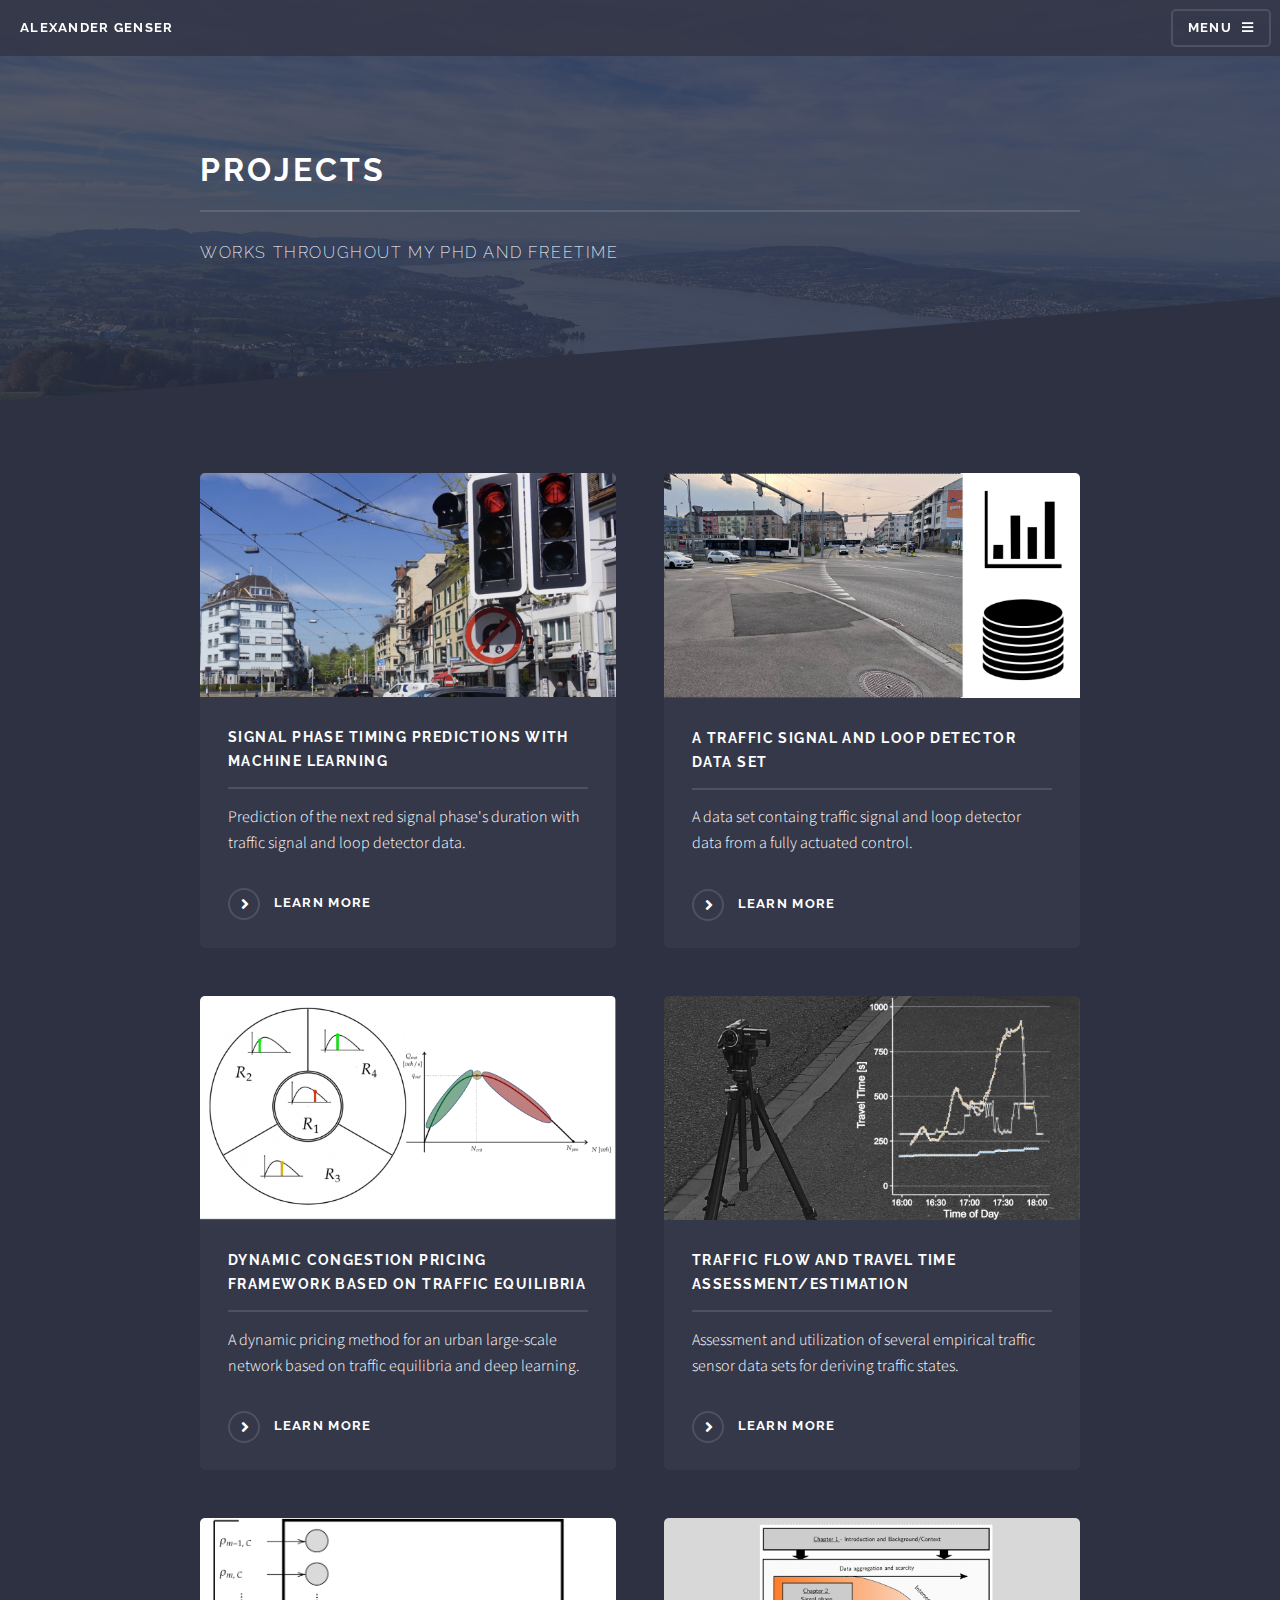
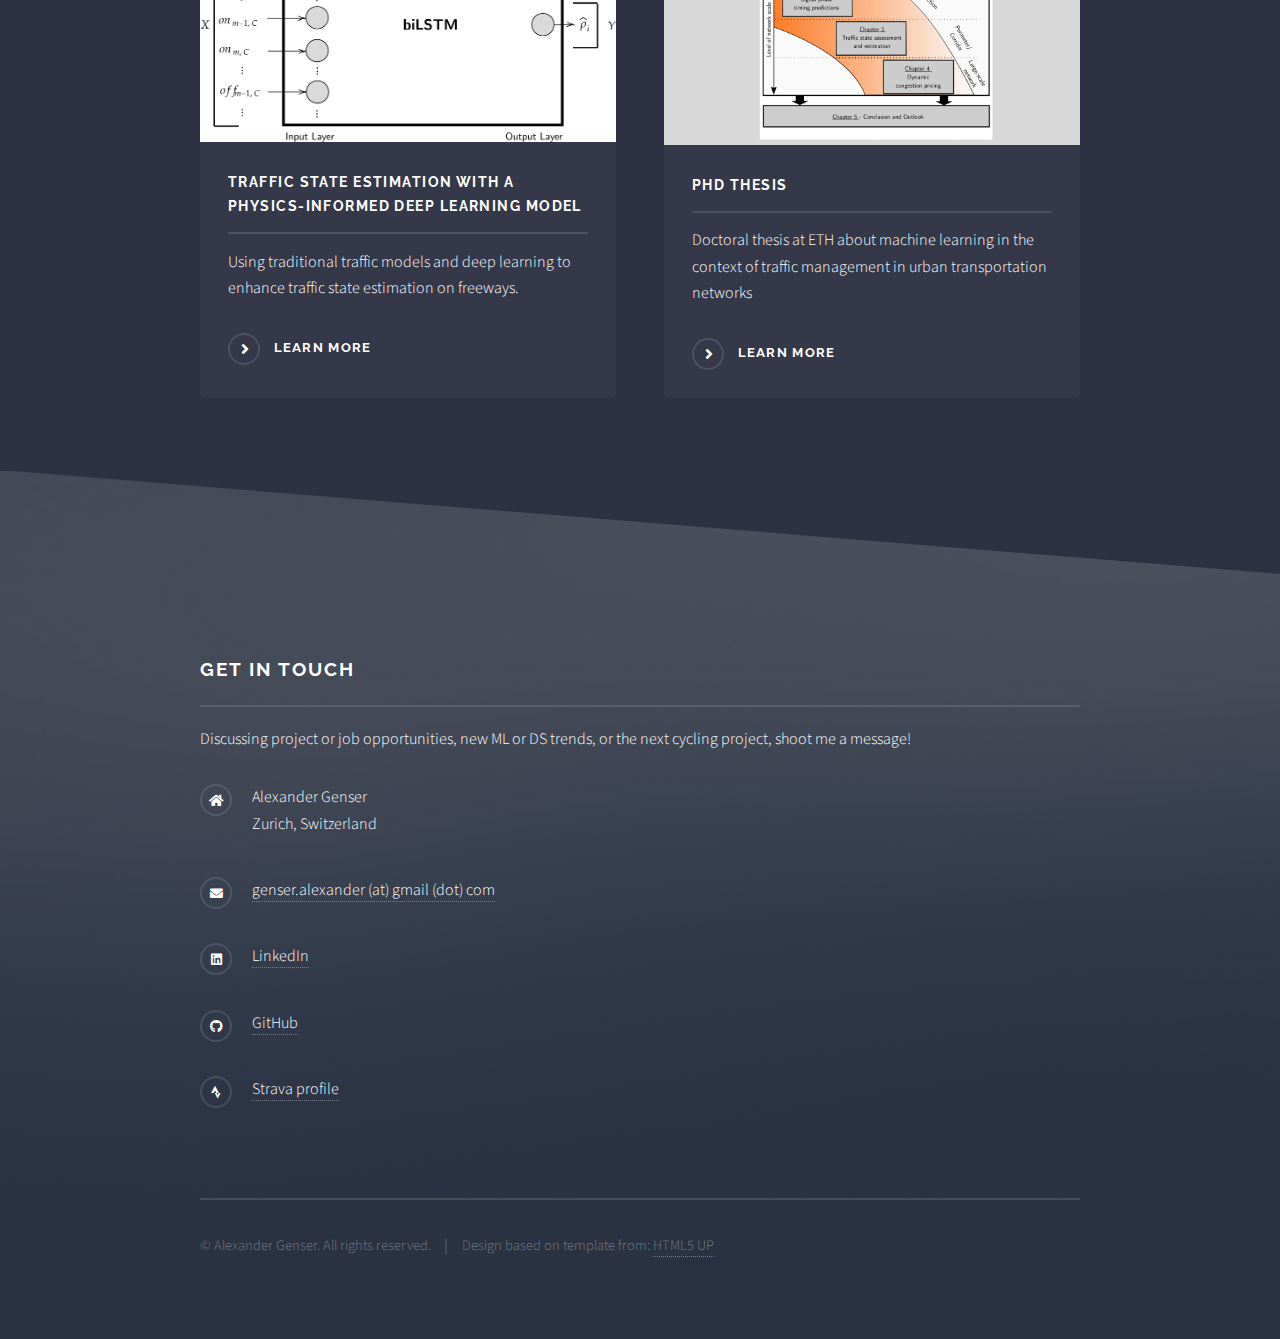
<file: projects.html>
<!DOCTYPE HTML>
<!--
	Solid State by HTML5 UP
	html5up.net | @ajlkn
	Free for personal and commercial use under the CCA 3.0 license (html5up.net/license)
-->
<html>
	<head>
		<title>Alexander Genser | Projects</title>
		<meta charset="utf-8" />
		<meta name="viewport" content="width=device-width, initial-scale=1, user-scalable=no" />
		<link rel="stylesheet" href="assets/css/main.css" />
		<noscript><link rel="stylesheet" href="assets/css/noscript.css" /></noscript>
		<meta property="og:site_name" content="Alexander Genser - Data and Machine Learning Engineer">
		<meta property="og:title" content="Alexander Genser - Projects">
		<meta property="og:url" content="https://genseral.github.io/project_traffic_state_DNN.html">
		<meta property="og:type" content="website">
		<meta itemprop="name" content="Alexander Genser - Projects">
		<meta itemprop="url" content="https://genseral.github.io/project_traffic_state_DNN.html">
		<meta name="twitter:title" content="Alexander Genser - Projects">
		<meta name="twitter:url" content="https://genseral.github.io/project_traffic_state_DNN.html">
		<meta name="twitter:card" content="summary">
		<meta name="description" content="">
		<meta name="description" content="Author: Alexander Genser">
    	<meta name="google-site-verification" content="pwslEMiS99tZJQqEvsgX8Ejg39YfnBnY7zYNlXhSOXU" />
		
	</head>
	<body class="is-preload">

		<!-- Page Wrapper -->
			<div id="page-wrapper">

				<!-- Header -->
					<header id="header">
						<h1><a href="index.html">Alexander Genser</a></h1>
						<nav>
							<a href="#menu">Menu</a>
						</nav>
					</header>

				<!-- Menu -->
					<nav id="menu">
						<div class="inner">
							<h2>Menu</h2>
							<ul class="links">
								<li><a href="index.html">Home</a></li>
								<li><a href="cv.html">Curriculum Vitae</a></li>
								<li><a href="projects.html">Projects</a></li>
								<li><a href="cycling.html">Cycling</a></li>
							</ul>
							<a href="#" class="close">Close</a>
						</div>
					</nav>

				<!-- Wrapper -->
					<section id="wrapper">
						<header>
							<div class="inner">
								<h2>Projects</h2>
								<p>Works throughout my PhD and freetime</p>
							</div>
						</header>

						<!-- Content -->
							<div class="wrapper">
								<div class="inner">
											<section class="features">
												<article>
													<a href="project_t2g.html" class="image"><img src="images/project_1_logo.png" alt="" /></a>
													<h3 class="major">Signal phase timing predictions with machine learning</h3>
													<p>Prediction of the next red signal phase's duration with traffic signal and loop detector data.</p>
													<a href="project_t2g.html" class="special">Learn more</a>
												</article>
												<article>
													<a href="project_dataset_t2g.html" class="image"><img src="images/project_5_logo.png" alt="" /></a>
													<h3 class="major">A traffic signal and loop detector data set</h3>
													<p>A data set containg traffic signal and loop detector data from a fully actuated control.
													</p>
													<a href="project_dataset_t2g.html" class="special">Learn more</a>
												</article>
												<article>
													<a href="project_pricing.html" class="image"><img src="images/project_2_logo.png" alt="" /></a>
													<h3 class="major">Dynamic congestion pricing framework based on traffic equilibria</h3>
													<p>A dynamic pricing method for an urban large-scale network based on traffic equilibria and deep learning.</p>
													<a href="project_pricing.html" class="special">Learn more</a>
												</article>
												<article>
													<a href="project_traffic_state_ass.html" class="image"><img src="images/project_3_logo.png" alt="" /></a>
													<h3 class="major">Traffic flow and travel time assessment/estimation</h3>
													<p>Assessment and utilization of several empirical traffic sensor data sets for deriving traffic states.</p>
													<a href="project_traffic_state_ass.html" class="special">Learn more</a>
												</article>
												<article>
													<a href="project_traffic_state_DNN.html" class="image"><img src="images/project_4_logo.jpg" alt="" /></a>
													<h3 class="major">Traffic state estimation with a physics-informed deep learning model</h3>
													<p>Using traditional traffic models and deep learning to enhance traffic state estimation on freeways.</p>
													<a href="project_traffic_state_DNN.html" class="special">Learn more</a>
												</article>
												<article>
													<a href="project_phd.html" class="image"><img src="images/project_6_logo.png" alt="" /></a>
													<h3 class="major">PhD thesis</h3>
													<p>Doctoral thesis at ETH about machine learning in the context of traffic management in urban transportation networks</p>
													<a href="project_phd.html" class="special">Learn more</a>
												</article>
											</section>
										</div>
									</section>
								</div>
							</div>

					</section>

				<!-- Footer -->
				<section id="footer">
					<div class="inner">
						<h2 class="major">Get in touch</h2>
						<p>Discussing project or job opportunities, new ML or DS trends, or the next cycling project, shoot me a message!</p>
						<ul class="contact" id="id_contact">
							<li class="icon solid fa-home">
								Alexander Genser<br />
								Zurich, Switzerland<br />
							</li>
							<li class="icon solid fa-envelope"><a href="#id_contact">genser.alexander (at) gmail (dot) com</a></li>
							<li class="icon brands fa-linkedin"><a href="https://www.linkedin.com/in/algenser/">LinkedIn</a></li>
							<li class="icon brands fa-github"><a href="https://github.com/genseral">GitHub</a></li>
							<li class="icon brands fa-strava"><a href="https://www.strava.com/athletes/14833260">Strava profile</a></li>
							</ul>
						<ul class="copyright">
							<li>&copy; Alexander Genser. All rights reserved.</li><li>Design based on template from: <a href="http://html5up.net">HTML5 UP</a></li>
						</ul>
					</div>
				</section>
			</div>

		<!-- Scripts -->
			<script src="assets/js/jquery.min.js"></script>
			<script src="assets/js/jquery.scrollex.min.js"></script>
			<script src="assets/js/browser.min.js"></script>
			<script src="assets/js/breakpoints.min.js"></script>
			<script src="assets/js/util.js"></script>
			<script src="assets/js/main.js"></script>
			<script src="assets/js/changePic.js"></script>

	</body>
</html>
</file>
<file: assets/css/noscript.css>
/*
	Solid State by HTML5 UP
	html5up.net | @ajlkn
	Free for personal and commercial use under the CCA 3.0 license (html5up.net/license)
*/

/* Banner */

	body.is-preload #banner .logo {
		-moz-transform: none;
		-webkit-transform: none;
		-ms-transform: none;
		transform: none;
		opacity: 1;
	}

	body.is-preload #banner h2 {
		opacity: 1;
		-moz-transform: none;
		-webkit-transform: none;
		-ms-transform: none;
		transform: none;
		-moz-filter: none;
		-webkit-filter: none;
		-ms-filter: none;
		filter: none;
	}

	body.is-preload #banner p {
		opacity: 01;
		-moz-transform: none;
		-webkit-transform: none;
		-ms-transform: none;
		transform: none;
		-moz-filter: none;
		-webkit-filter: none;
		-ms-filter: none;
		filter: none;
	}
</file>
<file: assets/css/main.css>
@import url(fontawesome-all.min.css);
@import url("https://fonts.googleapis.com/css?family=Raleway:200,700|Source+Sans+Pro:300,600,300italic,600italic");

/*
	Solid State by HTML5 UP
	html5up.net | @ajlkn
	Free for personal and commercial use under the CCA 3.0 license (html5up.net/license)
*/

html, body, div, span, applet, object,
iframe, h1, h2, h3, h4, h5, h6, p, blockquote,
pre, a, abbr, acronym, address, big, cite,
code, del, dfn, em, img, ins, kbd, q, s, samp,
small, strike, strong, sub, sup, tt, var, b,
u, i, center, dl, dt, dd, ol, ul, li, fieldset,
form, label, legend, table, caption, tbody,
tfoot, thead, tr, th, td, article, aside,
canvas, details, embed, figure, figcaption,
footer, header, hgroup, menu, nav, output, ruby,
section, summary, time, mark, audio, video {
	margin: 0;
	padding: 0;
	border: 0;
	font-size: 100%;
	font: inherit;
	vertical-align: baseline;}

article, aside, details, figcaption, figure,
footer, header, hgroup, menu, nav, section {
	display: block;}

body {
	line-height: 1;
}

ol, ul {
	list-style: none;
}

blockquote, q {
	quotes: none;
}

	blockquote:before, blockquote:after, q:before, q:after {
		content: '';
		content: none;
	}

table {
	border-collapse: collapse;
	border-spacing: 0;
}

body {
	-webkit-text-size-adjust: none;
}

mark {
	background-color: transparent;
	color: inherit;
}

input::-moz-focus-inner {
	border: 0;
	padding: 0;
}

input, select, textarea {
	-moz-appearance: none;
	-webkit-appearance: none;
	-ms-appearance: none;
	appearance: none;
}

.smallp {
	line-height: 1.5;
	margin-bottom: 10px;
}

.article {
	line-height: 1.5;
	margin-top: 20px;
	margin-bottom: 20px;
	text-align: justify;
}

.imgbox {
	display: grid;
	height: 100%;
}
.center-fit {
	max-width: 100%;
	max-height: 100vh;
	margin: auto;
}

.strava-embed-placeholder{
	height: 20%;
	width: 20%;
}
/* Basic */

	@-ms-viewport {
		width: device-width;
	}

	body {
		-ms-overflow-style: scrollbar;
	}

	@media screen and (max-width: 480px) {

		html, body {
			min-width: 320px;
		}

	}

	html {
		box-sizing: border-box;
	}

	*, *:before, *:after {
		box-sizing: inherit;
	}

	body {
		background-color: #2e3141;
		background-image: linear-gradient(to top, rgba(46, 49, 65, 0.8), rgba(46, 49, 65, 0.8)), url("../../images/bg.jpg");
		background-size: auto,
 cover;
		background-attachment: fixed,
 fixed;
		background-position: center,
 center;
	}

		body.is-preload *, body.is-preload *:before, body.is-preload *:after {
			-moz-animation: none !important;
			-webkit-animation: none !important;
			-ms-animation: none !important;
			animation: none !important;
			-moz-transition: none !important;
			-webkit-transition: none !important;
			-ms-transition: none !important;
			transition: none !important;
		}

/* Type */

	body, input, select, textarea {
		color: #ffffff;
		font-family: "Source Sans Pro", Helvetica, sans-serif;
		font-size: 16.5pt;
		font-weight: 300;
		line-height: 1.65;
	}

		@media screen and (max-width: 1680px) {

			body, input, select, textarea {
				font-size: 13pt;
			}

		}

		@media screen and (max-width: 1280px) {

			body, input, select, textarea {
				font-size: 12pt;
			}

		}

		@media screen and (max-width: 980px) {

			body, input, select, textarea {
				font-size: 12pt;
			}

		}

		@media screen and (max-width: 736px) {

			body, input, select, textarea {
				font-size: 12pt;
			}

		}

		@media screen and (max-width: 480px) {

			body, input, select, textarea {
				font-size: 12pt;
			}

		}

	a {
		-moz-transition: color 0.2s ease-in-out, border-bottom-color 0.2s ease-in-out;
		-webkit-transition: color 0.2s ease-in-out, border-bottom-color 0.2s ease-in-out;
		-ms-transition: color 0.2s ease-in-out, border-bottom-color 0.2s ease-in-out;
		transition: color 0.2s ease-in-out, border-bottom-color 0.2s ease-in-out;
		border-bottom: dotted 1px rgba(255, 255, 255, 0.35);
		color: #ffffff;
		text-decoration: none;
	}

		a:hover {
			border-bottom-color: transparent;
			color: #ffffff !important;
		}

		a.special:not(.button) {
			text-decoration: none;
			border-bottom: 0;
			display: block;
			font-family: Raleway, Helvetica, sans-serif;
			font-size: 0.8em;
			font-weight: 700;
			letter-spacing: 0.1em;
			margin: 0 0 2em 0;
			text-transform: uppercase;
		}

			a.special:not(.button):before {
				-moz-osx-font-smoothing: grayscale;
				-webkit-font-smoothing: antialiased;
				display: inline-block;
				font-style: normal;
				font-variant: normal;
				text-rendering: auto;
				line-height: 1;
				text-transform: none !important;
				font-family: 'Font Awesome 5 Free';
				font-weight: 900;
			}

			a.special:not(.button):before {
				-moz-transition: background-color 0.2s ease-in-out;
				-webkit-transition: background-color 0.2s ease-in-out;
				-ms-transition: background-color 0.2s ease-in-out;
				transition: background-color 0.2s ease-in-out;
				border-radius: 100%;
				border: solid 2px rgba(255, 255, 255, 0.125);
				content: '\f105';
				display: inline-block;
				font-size: 1.25em;
				height: 2em;
				line-height: 1.75em;
				margin-right: 0.85em;
				text-align: center;
				text-indent: 0.15em;
				vertical-align: middle;
				width: 2em;
			}

			a.special:not(.button):hover:before {
				background-color: rgba(255, 255, 255, 0.025);
			}

			a.special:not(.button):active:before {
				background-color: rgba(255, 255, 255, 0.075);
			}

	strong, b {
		color: #ffffff;
		font-weight: 600;
	}

	em, i {
		font-style: italic;
	}

	p {
		margin: 0 0 2em 0;
	}

	h1, h2, h3, h4, h5, h6 {
		color: #ffffff;
		font-family: Raleway, Helvetica, sans-serif;
		font-weight: 700;
		letter-spacing: 0.1em;
		margin: 0 0 1em 0;
		text-transform: uppercase;
	}

		h1 a, h2 a, h3 a, h4 a, h5 a, h6 a {
			color: inherit;
			text-decoration: none;
			border-bottom: 0;
		}

		h1 span, h2 span, h3 span, h4 span, h5 span, h6 span {
			font-weight: 200;
		}

		h1.major, h2.major, h3.major, h4.major, h5.major, h6.major {
			padding-bottom: 1em;
			border-bottom: solid 2px rgba(255, 255, 255, 0.125);
		}

	h2 {
		font-size: 1.2em;
	}

	h3 {
		font-size: 0.9em;
	}

	h4 {
		font-size: 0.7em;
	}

	h5 {
		font-size: 0.7em;
	}

	h6 {
		font-size: 0.7em;
	}

	@media screen and (max-width: 736px) {

		h2 {
			font-size: 1em;
		}

		h3 {
			font-size: 0.8em;
		}

	}

	sub {
		font-size: 0.8em;
		position: relative;
		top: 0.5em;
	}

	sup {
		font-size: 0.8em;
		position: relative;
		top: -0.5em;
	}

	blockquote {
		border-left: solid 4px rgba(255, 255, 255, 0.125);
		font-style: italic;
		margin: 0 0 2em 0;
		padding: 0.5em 0 0.5em 2em;
	}

	code {
		background: rgba(255, 255, 255, 0.025);
		border-radius: 5px;
		border: solid 2px rgba(255, 255, 255, 0.125);
		font-family: "Courier New", monospace;
		font-size: 0.9em;
		margin: 0 0.25em;
		padding: 0.25em 0.65em;
	}

	pre {
		-webkit-overflow-scrolling: touch;
		font-family: "Courier New", monospace;
		font-size: 0.9em;
		margin: 0 0 2em 0;
	}

		pre code {
			display: block;
			line-height: 1.75em;
			padding: 1em 1.5em;
			overflow-x: auto;
		}

	hr {
		border: 0;
		border-bottom: solid 2px rgba(255, 255, 255, 0.125);
		margin: 2.5em 0;
	}

		hr.major {
			margin: 4em 0;
		}

	.align-left {
		text-align: left;
	}

	.align-center {
		text-align: center;
	}

	.align-right {
		text-align: right;
	}

/* Row */

	.row {
		display: flex;
		flex-wrap: wrap;
		box-sizing: border-box;
		align-items: stretch;
	}

		.row > * {
			box-sizing: border-box;
		}

		.row.gtr-uniform > * > :last-child {
			margin-bottom: 0;
		}

		.row.aln-left {
			justify-content: flex-start;
		}

		.row.aln-center {
			justify-content: center;
		}

		.row.aln-right {
			justify-content: flex-end;
		}

		.row.aln-top {
			align-items: flex-start;
		}

		.row.aln-middle {
			align-items: center;
		}

		.row.aln-bottom {
			align-items: flex-end;
		}

		.row > .imp {
			order: -1;
		}

		.row > .col-1 {
			width: 8.33333%;
		}

		.row > .off-1 {
			margin-left: 8.33333%;
		}

		.row > .col-2 {
			width: 16.66667%;
		}

		.row > .off-2 {
			margin-left: 16.66667%;
		}

		.row > .col-3 {
			width: 25%;
		}

		.row > .off-3 {
			margin-left: 25%;
		}

		.row > .col-4 {
			width: 33.33333%;
		}

		.row > .off-4 {
			margin-left: 33.33333%;
		}

		.row > .col-5 {
			width: 41.66667%;
		}

		.row > .off-5 {
			margin-left: 41.66667%;
		}

		.row > .col-6 {
			width: 50%;
		}

		.row > .off-6 {
			margin-left: 50%;
		}

		.row > .col-7 {
			width: 58.33333%;
		}

		.row > .off-7 {
			margin-left: 58.33333%;
		}

		.row > .col-8 {
			width: 66.66667%;
		}

		.row > .off-8 {
			margin-left: 66.66667%;
		}

		.row > .col-9 {
			width: 75%;
		}

		.row > .off-9 {
			margin-left: 75%;
		}

		.row > .col-10 {
			width: 83.33333%;
		}

		.row > .off-10 {
			margin-left: 83.33333%;
		}

		.row > .col-11 {
			width: 91.66667%;
		}

		.row > .off-11 {
			margin-left: 91.66667%;
		}

		.row > .col-12 {
			width: 100%;
		}

		.row > .off-12 {
			margin-left: 100%;
		}

		.row.gtr-0 {
			margin-top: 0;
			margin-left: 0em;
		}

			.row.gtr-0 > * {
				padding: 0 0 0 0em;
			}

			.row.gtr-0.gtr-uniform {
				margin-top: 0em;
			}

				.row.gtr-0.gtr-uniform > * {
					padding-top: 0em;
				}

		.row.gtr-25 {
			margin-top: 0;
			margin-left: -0.4375em;
		}

			.row.gtr-25 > * {
				padding: 0 0 0 0.4375em;
			}

			.row.gtr-25.gtr-uniform {
				margin-top: -0.4375em;
			}

				.row.gtr-25.gtr-uniform > * {
					padding-top: 0.4375em;
				}

		.row.gtr-50 {
			margin-top: 0;
			margin-left: -0.875em;
		}

			.row.gtr-50 > * {
				padding: 0 0 0 0.875em;
			}

			.row.gtr-50.gtr-uniform {
				margin-top: -0.875em;
			}

				.row.gtr-50.gtr-uniform > * {
					padding-top: 0.875em;
				}

		.row {
			margin-top: 0;
			margin-left: -1.75em;
		}

			.row > * {
				padding: 0 0 0 1.75em;
			}

			.row.gtr-uniform {
				margin-top: -1.75em;
			}

				.row.gtr-uniform > * {
					padding-top: 1.75em;
				}

		.row.gtr-150 {
			margin-top: 0;
			margin-left: -2.625em;
		}

			.row.gtr-150 > * {
				padding: 0 0 0 2.625em;
			}

			.row.gtr-150.gtr-uniform {
				margin-top: -2.625em;
			}

				.row.gtr-150.gtr-uniform > * {
					padding-top: 2.625em;
				}

		.row.gtr-200 {
			margin-top: 0;
			margin-left: -3.5em;
		}

			.row.gtr-200 > * {
				padding: 0 0 0 3.5em;
			}

			.row.gtr-200.gtr-uniform {
				margin-top: -3.5em;
			}

				.row.gtr-200.gtr-uniform > * {
					padding-top: 3.5em;
				}

		@media screen and (max-width: 1680px) {

			.row {
				display: flex;
				flex-wrap: wrap;
				box-sizing: border-box;
				align-items: stretch;
			}

				.row > * {
					box-sizing: border-box;
				}

				.row.gtr-uniform > * > :last-child {
					margin-bottom: 0;
				}

				.row.aln-left {
					justify-content: flex-start;
				}

				.row.aln-center {
					justify-content: center;
				}

				.row.aln-right {
					justify-content: flex-end;
				}

				.row.aln-top {
					align-items: flex-start;
				}

				.row.aln-middle {
					align-items: center;
				}

				.row.aln-bottom {
					align-items: flex-end;
				}

				.row > .imp-xlarge {
					order: -1;
				}

				.row > .col-1-xlarge {
					width: 8.33333%;
				}

				.row > .off-1-xlarge {
					margin-left: 8.33333%;
				}

				.row > .col-2-xlarge {
					width: 16.66667%;
				}

				.row > .off-2-xlarge {
					margin-left: 16.66667%;
				}

				.row > .col-3-xlarge {
					width: 25%;
				}

				.row > .off-3-xlarge {
					margin-left: 25%;
				}

				.row > .col-4-xlarge {
					width: 33.33333%;
				}

				.row > .off-4-xlarge {
					margin-left: 33.33333%;
				}

				.row > .col-5-xlarge {
					width: 41.66667%;
				}

				.row > .off-5-xlarge {
					margin-left: 41.66667%;
				}

				.row > .col-6-xlarge {
					width: 50%;
				}

				.row > .off-6-xlarge {
					margin-left: 50%;
				}

				.row > .col-7-xlarge {
					width: 58.33333%;
				}

				.row > .off-7-xlarge {
					margin-left: 58.33333%;
				}

				.row > .col-8-xlarge {
					width: 66.66667%;
				}

				.row > .off-8-xlarge {
					margin-left: 66.66667%;
				}

				.row > .col-9-xlarge {
					width: 75%;
				}

				.row > .off-9-xlarge {
					margin-left: 75%;
				}

				.row > .col-10-xlarge {
					width: 83.33333%;
				}

				.row > .off-10-xlarge {
					margin-left: 83.33333%;
				}

				.row > .col-11-xlarge {
					width: 91.66667%;
				}

				.row > .off-11-xlarge {
					margin-left: 91.66667%;
				}

				.row > .col-12-xlarge {
					width: 100%;
				}

				.row > .off-12-xlarge {
					margin-left: 100%;
				}

				.row.gtr-0 {
					margin-top: 0;
					margin-left: 0em;
				}

					.row.gtr-0 > * {
						padding: 0 0 0 0em;
					}

					.row.gtr-0.gtr-uniform {
						margin-top: 0em;
					}

						.row.gtr-0.gtr-uniform > * {
							padding-top: 0em;
						}

				.row.gtr-25 {
					margin-top: 0;
					margin-left: -0.4375em;
				}

					.row.gtr-25 > * {
						padding: 0 0 0 0.4375em;
					}

					.row.gtr-25.gtr-uniform {
						margin-top: -0.4375em;
					}

						.row.gtr-25.gtr-uniform > * {
							padding-top: 0.4375em;
						}

				.row.gtr-50 {
					margin-top: 0;
					margin-left: -0.875em;
				}

					.row.gtr-50 > * {
						padding: 0 0 0 0.875em;
					}

					.row.gtr-50.gtr-uniform {
						margin-top: -0.875em;
					}

						.row.gtr-50.gtr-uniform > * {
							padding-top: 0.875em;
						}

				.row {
					margin-top: 0;
					margin-left: -1.75em;
				}

					.row > * {
						padding: 0 0 0 1.75em;
					}

					.row.gtr-uniform {
						margin-top: -1.75em;
					}

						.row.gtr-uniform > * {
							padding-top: 1.75em;
						}

				.row.gtr-150 {
					margin-top: 0;
					margin-left: -2.625em;
				}

					.row.gtr-150 > * {
						padding: 0 0 0 2.625em;
					}

					.row.gtr-150.gtr-uniform {
						margin-top: -2.625em;
					}

						.row.gtr-150.gtr-uniform > * {
							padding-top: 2.625em;
						}

				.row.gtr-200 {
					margin-top: 0;
					margin-left: -3.5em;
				}

					.row.gtr-200 > * {
						padding: 0 0 0 3.5em;
					}

					.row.gtr-200.gtr-uniform {
						margin-top: -3.5em;
					}

						.row.gtr-200.gtr-uniform > * {
							padding-top: 3.5em;
						}

		}

		@media screen and (max-width: 1280px) {

			.row {
				display: flex;
				flex-wrap: wrap;
				box-sizing: border-box;
				align-items: stretch;
			}

				.row > * {
					box-sizing: border-box;
				}

				.row.gtr-uniform > * > :last-child {
					margin-bottom: 0;
				}

				.row.aln-left {
					justify-content: flex-start;
				}

				.row.aln-center {
					justify-content: center;
				}

				.row.aln-right {
					justify-content: flex-end;
				}

				.row.aln-top {
					align-items: flex-start;
				}

				.row.aln-middle {
					align-items: center;
				}

				.row.aln-bottom {
					align-items: flex-end;
				}

				.row > .imp-large {
					order: -1;
				}

				.row > .col-1-large {
					width: 8.33333%;
				}

				.row > .off-1-large {
					margin-left: 8.33333%;
				}

				.row > .col-2-large {
					width: 16.66667%;
				}

				.row > .off-2-large {
					margin-left: 16.66667%;
				}

				.row > .col-3-large {
					width: 25%;
				}

				.row > .off-3-large {
					margin-left: 25%;
				}

				.row > .col-4-large {
					width: 33.33333%;
				}

				.row > .off-4-large {
					margin-left: 33.33333%;
				}

				.row > .col-5-large {
					width: 41.66667%;
				}

				.row > .off-5-large {
					margin-left: 41.66667%;
				}

				.row > .col-6-large {
					width: 50%;
				}

				.row > .off-6-large {
					margin-left: 50%;
				}

				.row > .col-7-large {
					width: 58.33333%;
				}

				.row > .off-7-large {
					margin-left: 58.33333%;
				}

				.row > .col-8-large {
					width: 66.66667%;
				}

				.row > .off-8-large {
					margin-left: 66.66667%;
				}

				.row > .col-9-large {
					width: 75%;
				}

				.row > .off-9-large {
					margin-left: 75%;
				}

				.row > .col-10-large {
					width: 83.33333%;
				}

				.row > .off-10-large {
					margin-left: 83.33333%;
				}

				.row > .col-11-large {
					width: 91.66667%;
				}

				.row > .off-11-large {
					margin-left: 91.66667%;
				}

				.row > .col-12-large {
					width: 100%;
				}

				.row > .off-12-large {
					margin-left: 100%;
				}

				.row.gtr-0 {
					margin-top: 0;
					margin-left: 0em;
				}

					.row.gtr-0 > * {
						padding: 0 0 0 0em;
					}

					.row.gtr-0.gtr-uniform {
						margin-top: 0em;
					}

						.row.gtr-0.gtr-uniform > * {
							padding-top: 0em;
						}

				.row.gtr-25 {
					margin-top: 0;
					margin-left: -0.4375em;
				}

					.row.gtr-25 > * {
						padding: 0 0 0 0.4375em;
					}

					.row.gtr-25.gtr-uniform {
						margin-top: -0.4375em;
					}

						.row.gtr-25.gtr-uniform > * {
							padding-top: 0.4375em;
						}

				.row.gtr-50 {
					margin-top: 0;
					margin-left: -0.875em;
				}

					.row.gtr-50 > * {
						padding: 0 0 0 0.875em;
					}

					.row.gtr-50.gtr-uniform {
						margin-top: -0.875em;
					}

						.row.gtr-50.gtr-uniform > * {
							padding-top: 0.875em;
						}

				.row {
					margin-top: 0;
					margin-left: -1.75em;
				}

					.row > * {
						padding: 0 0 0 1.75em;
					}

					.row.gtr-uniform {
						margin-top: -1.75em;
					}

						.row.gtr-uniform > * {
							padding-top: 1.75em;
						}

				.row.gtr-150 {
					margin-top: 0;
					margin-left: -2.625em;
				}

					.row.gtr-150 > * {
						padding: 0 0 0 2.625em;
					}

					.row.gtr-150.gtr-uniform {
						margin-top: -2.625em;
					}

						.row.gtr-150.gtr-uniform > * {
							padding-top: 2.625em;
						}

				.row.gtr-200 {
					margin-top: 0;
					margin-left: -3.5em;
				}

					.row.gtr-200 > * {
						padding: 0 0 0 3.5em;
					}

					.row.gtr-200.gtr-uniform {
						margin-top: -3.5em;
					}

						.row.gtr-200.gtr-uniform > * {
							padding-top: 3.5em;
						}

		}

		@media screen and (max-width: 980px) {

			.row {
				display: flex;
				flex-wrap: wrap;
				box-sizing: border-box;
				align-items: stretch;
			}

				.row > * {
					box-sizing: border-box;
				}

				.row.gtr-uniform > * > :last-child {
					margin-bottom: 0;
				}

				.row.aln-left {
					justify-content: flex-start;
				}

				.row.aln-center {
					justify-content: center;
				}

				.row.aln-right {
					justify-content: flex-end;
				}

				.row.aln-top {
					align-items: flex-start;
				}

				.row.aln-middle {
					align-items: center;
				}

				.row.aln-bottom {
					align-items: flex-end;
				}

				.row > .imp-medium {
					order: -1;
				}

				.row > .col-1-medium {
					width: 8.33333%;
				}

				.row > .off-1-medium {
					margin-left: 8.33333%;
				}

				.row > .col-2-medium {
					width: 16.66667%;
				}

				.row > .off-2-medium {
					margin-left: 16.66667%;
				}

				.row > .col-3-medium {
					width: 25%;
				}

				.row > .off-3-medium {
					margin-left: 25%;
				}

				.row > .col-4-medium {
					width: 33.33333%;
				}

				.row > .off-4-medium {
					margin-left: 33.33333%;
				}

				.row > .col-5-medium {
					width: 41.66667%;
				}

				.row > .off-5-medium {
					margin-left: 41.66667%;
				}

				.row > .col-6-medium {
					width: 50%;
				}

				.row > .off-6-medium {
					margin-left: 50%;
				}

				.row > .col-7-medium {
					width: 58.33333%;
				}

				.row > .off-7-medium {
					margin-left: 58.33333%;
				}

				.row > .col-8-medium {
					width: 66.66667%;
				}

				.row > .off-8-medium {
					margin-left: 66.66667%;
				}

				.row > .col-9-medium {
					width: 75%;
				}

				.row > .off-9-medium {
					margin-left: 75%;
				}

				.row > .col-10-medium {
					width: 83.33333%;
				}

				.row > .off-10-medium {
					margin-left: 83.33333%;
				}

				.row > .col-11-medium {
					width: 91.66667%;
				}

				.row > .off-11-medium {
					margin-left: 91.66667%;
				}

				.row > .col-12-medium {
					width: 100%;
				}

				.row > .off-12-medium {
					margin-left: 100%;
				}

				.row.gtr-0 {
					margin-top: 0;
					margin-left: 0em;
				}

					.row.gtr-0 > * {
						padding: 0 0 0 0em;
					}

					.row.gtr-0.gtr-uniform {
						margin-top: 0em;
					}

						.row.gtr-0.gtr-uniform > * {
							padding-top: 0em;
						}

				.row.gtr-25 {
					margin-top: 0;
					margin-left: -0.4375em;
				}

					.row.gtr-25 > * {
						padding: 0 0 0 0.4375em;
					}

					.row.gtr-25.gtr-uniform {
						margin-top: -0.4375em;
					}

						.row.gtr-25.gtr-uniform > * {
							padding-top: 0.4375em;
						}

				.row.gtr-50 {
					margin-top: 0;
					margin-left: -0.875em;
				}

					.row.gtr-50 > * {
						padding: 0 0 0 0.875em;
					}

					.row.gtr-50.gtr-uniform {
						margin-top: -0.875em;
					}

						.row.gtr-50.gtr-uniform > * {
							padding-top: 0.875em;
						}

				.row {
					margin-top: 0;
					margin-left: -1.75em;
				}

					.row > * {
						padding: 0 0 0 1.75em;
					}

					.row.gtr-uniform {
						margin-top: -1.75em;
					}

						.row.gtr-uniform > * {
							padding-top: 1.75em;
						}

				.row.gtr-150 {
					margin-top: 0;
					margin-left: -2.625em;
				}

					.row.gtr-150 > * {
						padding: 0 0 0 2.625em;
					}

					.row.gtr-150.gtr-uniform {
						margin-top: -2.625em;
					}

						.row.gtr-150.gtr-uniform > * {
							padding-top: 2.625em;
						}

				.row.gtr-200 {
					margin-top: 0;
					margin-left: -3.5em;
				}

					.row.gtr-200 > * {
						padding: 0 0 0 3.5em;
					}

					.row.gtr-200.gtr-uniform {
						margin-top: -3.5em;
					}

						.row.gtr-200.gtr-uniform > * {
							padding-top: 3.5em;
						}

		}

		@media screen and (max-width: 736px) {

			.row {
				display: flex;
				flex-wrap: wrap;
				box-sizing: border-box;
				align-items: stretch;
			}

				.row > * {
					box-sizing: border-box;
				}

				.row.gtr-uniform > * > :last-child {
					margin-bottom: 0;
				}

				.row.aln-left {
					justify-content: flex-start;
				}

				.row.aln-center {
					justify-content: center;
				}

				.row.aln-right {
					justify-content: flex-end;
				}

				.row.aln-top {
					align-items: flex-start;
				}

				.row.aln-middle {
					align-items: center;
				}

				.row.aln-bottom {
					align-items: flex-end;
				}

				.row > .imp-small {
					order: -1;
				}

				.row > .col-1-small {
					width: 8.33333%;
				}

				.row > .off-1-small {
					margin-left: 8.33333%;
				}

				.row > .col-2-small {
					width: 16.66667%;
				}

				.row > .off-2-small {
					margin-left: 16.66667%;
				}

				.row > .col-3-small {
					width: 25%;
				}

				.row > .off-3-small {
					margin-left: 25%;
				}

				.row > .col-4-small {
					width: 33.33333%;
				}

				.row > .off-4-small {
					margin-left: 33.33333%;
				}

				.row > .col-5-small {
					width: 41.66667%;
				}

				.row > .off-5-small {
					margin-left: 41.66667%;
				}

				.row > .col-6-small {
					width: 50%;
				}

				.row > .off-6-small {
					margin-left: 50%;
				}

				.row > .col-7-small {
					width: 58.33333%;
				}

				.row > .off-7-small {
					margin-left: 58.33333%;
				}

				.row > .col-8-small {
					width: 66.66667%;
				}

				.row > .off-8-small {
					margin-left: 66.66667%;
				}

				.row > .col-9-small {
					width: 75%;
				}

				.row > .off-9-small {
					margin-left: 75%;
				}

				.row > .col-10-small {
					width: 83.33333%;
				}

				.row > .off-10-small {
					margin-left: 83.33333%;
				}

				.row > .col-11-small {
					width: 91.66667%;
				}

				.row > .off-11-small {
					margin-left: 91.66667%;
				}

				.row > .col-12-small {
					width: 100%;
				}

				.row > .off-12-small {
					margin-left: 100%;
				}

				.row.gtr-0 {
					margin-top: 0;
					margin-left: 0em;
				}

					.row.gtr-0 > * {
						padding: 0 0 0 0em;
					}

					.row.gtr-0.gtr-uniform {
						margin-top: 0em;
					}

						.row.gtr-0.gtr-uniform > * {
							padding-top: 0em;
						}

				.row.gtr-25 {
					margin-top: 0;
					margin-left: -0.3125em;
				}

					.row.gtr-25 > * {
						padding: 0 0 0 0.3125em;
					}

					.row.gtr-25.gtr-uniform {
						margin-top: -0.3125em;
					}

						.row.gtr-25.gtr-uniform > * {
							padding-top: 0.3125em;
						}

				.row.gtr-50 {
					margin-top: 0;
					margin-left: -0.625em;
				}

					.row.gtr-50 > * {
						padding: 0 0 0 0.625em;
					}

					.row.gtr-50.gtr-uniform {
						margin-top: -0.625em;
					}

						.row.gtr-50.gtr-uniform > * {
							padding-top: 0.625em;
						}

				.row {
					margin-top: 0;
					margin-left: -1.25em;
				}

					.row > * {
						padding: 0 0 0 1.25em;
					}

					.row.gtr-uniform {
						margin-top: -1.25em;
					}

						.row.gtr-uniform > * {
							padding-top: 1.25em;
						}

				.row.gtr-150 {
					margin-top: 0;
					margin-left: -1.875em;
				}

					.row.gtr-150 > * {
						padding: 0 0 0 1.875em;
					}

					.row.gtr-150.gtr-uniform {
						margin-top: -1.875em;
					}

						.row.gtr-150.gtr-uniform > * {
							padding-top: 1.875em;
						}

				.row.gtr-200 {
					margin-top: 0;
					margin-left: -2.5em;
				}

					.row.gtr-200 > * {
						padding: 0 0 0 2.5em;
					}

					.row.gtr-200.gtr-uniform {
						margin-top: -2.5em;
					}

						.row.gtr-200.gtr-uniform > * {
							padding-top: 2.5em;
						}

		}

		@media screen and (max-width: 480px) {

			.row {
				display: flex;
				flex-wrap: wrap;
				box-sizing: border-box;
				align-items: stretch;
			}

				.row > * {
					box-sizing: border-box;
				}

				.row.gtr-uniform > * > :last-child {
					margin-bottom: 0;
				}

				.row.aln-left {
					justify-content: flex-start;
				}

				.row.aln-center {
					justify-content: center;
				}

				.row.aln-right {
					justify-content: flex-end;
				}

				.row.aln-top {
					align-items: flex-start;
				}

				.row.aln-middle {
					align-items: center;
				}

				.row.aln-bottom {
					align-items: flex-end;
				}

				.row > .imp-xsmall {
					order: -1;
				}

				.row > .col-1-xsmall {
					width: 8.33333%;
				}

				.row > .off-1-xsmall {
					margin-left: 8.33333%;
				}

				.row > .col-2-xsmall {
					width: 16.66667%;
				}

				.row > .off-2-xsmall {
					margin-left: 16.66667%;
				}

				.row > .col-3-xsmall {
					width: 25%;
				}

				.row > .off-3-xsmall {
					margin-left: 25%;
				}

				.row > .col-4-xsmall {
					width: 33.33333%;
				}

				.row > .off-4-xsmall {
					margin-left: 33.33333%;
				}

				.row > .col-5-xsmall {
					width: 41.66667%;
				}

				.row > .off-5-xsmall {
					margin-left: 41.66667%;
				}

				.row > .col-6-xsmall {
					width: 50%;
				}

				.row > .off-6-xsmall {
					margin-left: 50%;
				}

				.row > .col-7-xsmall {
					width: 58.33333%;
				}

				.row > .off-7-xsmall {
					margin-left: 58.33333%;
				}

				.row > .col-8-xsmall {
					width: 66.66667%;
				}

				.row > .off-8-xsmall {
					margin-left: 66.66667%;
				}

				.row > .col-9-xsmall {
					width: 75%;
				}

				.row > .off-9-xsmall {
					margin-left: 75%;
				}

				.row > .col-10-xsmall {
					width: 83.33333%;
				}

				.row > .off-10-xsmall {
					margin-left: 83.33333%;
				}

				.row > .col-11-xsmall {
					width: 91.66667%;
				}

				.row > .off-11-xsmall {
					margin-left: 91.66667%;
				}

				.row > .col-12-xsmall {
					width: 100%;
				}

				.row > .off-12-xsmall {
					margin-left: 100%;
				}

				.row.gtr-0 {
					margin-top: 0;
					margin-left: 0em;
				}

					.row.gtr-0 > * {
						padding: 0 0 0 0em;
					}

					.row.gtr-0.gtr-uniform {
						margin-top: 0em;
					}

						.row.gtr-0.gtr-uniform > * {
							padding-top: 0em;
						}

				.row.gtr-25 {
					margin-top: 0;
					margin-left: -0.3125em;
				}

					.row.gtr-25 > * {
						padding: 0 0 0 0.3125em;
					}

					.row.gtr-25.gtr-uniform {
						margin-top: -0.3125em;
					}

						.row.gtr-25.gtr-uniform > * {
							padding-top: 0.3125em;
						}

				.row.gtr-50 {
					margin-top: 0;
					margin-left: -0.625em;
				}

					.row.gtr-50 > * {
						padding: 0 0 0 0.625em;
					}

					.row.gtr-50.gtr-uniform {
						margin-top: -0.625em;
					}

						.row.gtr-50.gtr-uniform > * {
							padding-top: 0.625em;
						}

				.row {
					margin-top: 0;
					margin-left: -1.25em;
				}

					.row > * {
						padding: 0 0 0 1.25em;
					}

					.row.gtr-uniform {
						margin-top: -1.25em;
					}

						.row.gtr-uniform > * {
							padding-top: 1.25em;
						}

				.row.gtr-150 {
					margin-top: 0;
					margin-left: -1.875em;
				}

					.row.gtr-150 > * {
						padding: 0 0 0 1.875em;
					}

					.row.gtr-150.gtr-uniform {
						margin-top: -1.875em;
					}

						.row.gtr-150.gtr-uniform > * {
							padding-top: 1.875em;
						}

				.row.gtr-200 {
					margin-top: 0;
					margin-left: -2.5em;
				}

					.row.gtr-200 > * {
						padding: 0 0 0 2.5em;
					}

					.row.gtr-200.gtr-uniform {
						margin-top: -2.5em;
					}

						.row.gtr-200.gtr-uniform > * {
							padding-top: 2.5em;
						}

		}

		@media screen and (max-width: 360px) {

			.row {
				display: flex;
				flex-wrap: wrap;
				box-sizing: border-box;
				align-items: stretch;
			}

				.row > * {
					box-sizing: border-box;
				}

				.row.gtr-uniform > * > :last-child {
					margin-bottom: 0;
				}

				.row.aln-left {
					justify-content: flex-start;
				}

				.row.aln-center {
					justify-content: center;
				}

				.row.aln-right {
					justify-content: flex-end;
				}

				.row.aln-top {
					align-items: flex-start;
				}

				.row.aln-middle {
					align-items: center;
				}

				.row.aln-bottom {
					align-items: flex-end;
				}

				.row > .imp-xxsmall {
					order: -1;
				}

				.row > .col-1-xxsmall {
					width: 8.33333%;
				}

				.row > .off-1-xxsmall {
					margin-left: 8.33333%;
				}

				.row > .col-2-xxsmall {
					width: 16.66667%;
				}

				.row > .off-2-xxsmall {
					margin-left: 16.66667%;
				}

				.row > .col-3-xxsmall {
					width: 25%;
				}

				.row > .off-3-xxsmall {
					margin-left: 25%;
				}

				.row > .col-4-xxsmall {
					width: 33.33333%;
				}

				.row > .off-4-xxsmall {
					margin-left: 33.33333%;
				}

				.row > .col-5-xxsmall {
					width: 41.66667%;
				}

				.row > .off-5-xxsmall {
					margin-left: 41.66667%;
				}

				.row > .col-6-xxsmall {
					width: 50%;
				}

				.row > .off-6-xxsmall {
					margin-left: 50%;
				}

				.row > .col-7-xxsmall {
					width: 58.33333%;
				}

				.row > .off-7-xxsmall {
					margin-left: 58.33333%;
				}

				.row > .col-8-xxsmall {
					width: 66.66667%;
				}

				.row > .off-8-xxsmall {
					margin-left: 66.66667%;
				}

				.row > .col-9-xxsmall {
					width: 75%;
				}

				.row > .off-9-xxsmall {
					margin-left: 75%;
				}

				.row > .col-10-xxsmall {
					width: 83.33333%;
				}

				.row > .off-10-xxsmall {
					margin-left: 83.33333%;
				}

				.row > .col-11-xxsmall {
					width: 91.66667%;
				}

				.row > .off-11-xxsmall {
					margin-left: 91.66667%;
				}

				.row > .col-12-xxsmall {
					width: 100%;
				}

				.row > .off-12-xxsmall {
					margin-left: 100%;
				}

				.row.gtr-0 {
					margin-top: 0;
					margin-left: 0em;
				}

					.row.gtr-0 > * {
						padding: 0 0 0 0em;
					}

					.row.gtr-0.gtr-uniform {
						margin-top: 0em;
					}

						.row.gtr-0.gtr-uniform > * {
							padding-top: 0em;
						}

				.row.gtr-25 {
					margin-top: 0;
					margin-left: -0.3125em;
				}

					.row.gtr-25 > * {
						padding: 0 0 0 0.3125em;
					}

					.row.gtr-25.gtr-uniform {
						margin-top: -0.3125em;
					}

						.row.gtr-25.gtr-uniform > * {
							padding-top: 0.3125em;
						}

				.row.gtr-50 {
					margin-top: 0;
					margin-left: -0.625em;
				}

					.row.gtr-50 > * {
						padding: 0 0 0 0.625em;
					}

					.row.gtr-50.gtr-uniform {
						margin-top: -0.625em;
					}

						.row.gtr-50.gtr-uniform > * {
							padding-top: 0.625em;
						}

				.row {
					margin-top: 0;
					margin-left: -1.25em;
				}

					.row > * {
						padding: 0 0 0 1.25em;
					}

					.row.gtr-uniform {
						margin-top: -1.25em;
					}

						.row.gtr-uniform > * {
							padding-top: 1.25em;
						}

				.row.gtr-150 {
					margin-top: 0;
					margin-left: -1.875em;
				}

					.row.gtr-150 > * {
						padding: 0 0 0 1.875em;
					}

					.row.gtr-150.gtr-uniform {
						margin-top: -1.875em;
					}

						.row.gtr-150.gtr-uniform > * {
							padding-top: 1.875em;
						}

				.row.gtr-200 {
					margin-top: 0;
					margin-left: -2.5em;
				}

					.row.gtr-200 > * {
						padding: 0 0 0 2.5em;
					}

					.row.gtr-200.gtr-uniform {
						margin-top: -2.5em;
					}

						.row.gtr-200.gtr-uniform > * {
							padding-top: 2.5em;
						}

		}

/* Section/Article */

	section.special, article.special {
		text-align: center;
	}

/* Form */

	form {
		margin: 0 0 2em 0;
	}

		form > :last-child {
			margin-bottom: 0;
		}

		form > .fields {
			display: -moz-flex;
			display: -webkit-flex;
			display: -ms-flex;
			display: flex;
			-moz-flex-wrap: wrap;
			-webkit-flex-wrap: wrap;
			-ms-flex-wrap: wrap;
			flex-wrap: wrap;
			width: calc(100% + 3em);
			margin: -1.5em 0 2em -1.5em;
		}

			form > .fields > .field {
				-moz-flex-grow: 0;
				-webkit-flex-grow: 0;
				-ms-flex-grow: 0;
				flex-grow: 0;
				-moz-flex-shrink: 0;
				-webkit-flex-shrink: 0;
				-ms-flex-shrink: 0;
				flex-shrink: 0;
				padding: 1.5em 0 0 1.5em;
				width: calc(100% - 1.5em);
			}

				form > .fields > .field.half {
					width: calc(50% - 0.75em);
				}

				form > .fields > .field.third {
					width: calc(100%/3 - 0.5em);
				}

				form > .fields > .field.quarter {
					width: calc(25% - 0.375em);
				}

		@media screen and (max-width: 480px) {

			form > .fields {
				width: calc(100% + 3em);
				margin: -1.5em 0 2em -1.5em;
			}

				form > .fields > .field {
					padding: 1.5em 0 0 1.5em;
					width: calc(100% - 1.5em);
				}

					form > .fields > .field.half {
						width: calc(100% - 1.5em);
					}

					form > .fields > .field.third {
						width: calc(100% - 1.5em);
					}

					form > .fields > .field.quarter {
						width: calc(100% - 1.5em);
					}

		}

	label {
		color: #ffffff;
		display: block;
		font-family: Raleway, Helvetica, sans-serif;
		font-size: 0.8em;
		font-weight: 700;
		letter-spacing: 0.1em;
		margin: 0 0 0.7em 0;
		text-transform: uppercase;
	}

	input[type="text"],
	input[type="password"],
	input[type="email"],
	input[type="tel"],
	select,
	textarea {
		-moz-appearance: none;
		-webkit-appearance: none;
		-ms-appearance: none;
		appearance: none;
		background: rgba(255, 255, 255, 0.025);
		border-radius: 5px;
		border: none;
		border: solid 2px rgba(255, 255, 255, 0.125);
		color: inherit;
		display: block;
		outline: 0;
		padding: 0 1em;
		text-decoration: none;
		width: 100%;
	}

		input[type="text"]:invalid,
		input[type="password"]:invalid,
		input[type="email"]:invalid,
		input[type="tel"]:invalid,
		select:invalid,
		textarea:invalid {
			box-shadow: none;
		}

		input[type="text"]:focus,
		input[type="password"]:focus,
		input[type="email"]:focus,
		input[type="tel"]:focus,
		select:focus,
		textarea:focus {
			border-color: #5b6ba6;
		}

	select {
		background-image: url("data:image/svg+xml;charset=utf8,%3Csvg xmlns='http://www.w3.org/2000/svg' width='40' height='40' preserveAspectRatio='none' viewBox='0 0 40 40'%3E%3Cpath d='M9.4,12.3l10.4,10.4l10.4-10.4c0.2-0.2,0.5-0.4,0.9-0.4c0.3,0,0.6,0.1,0.9,0.4l3.3,3.3c0.2,0.2,0.4,0.5,0.4,0.9 c0,0.4-0.1,0.6-0.4,0.9L20.7,31.9c-0.2,0.2-0.5,0.4-0.9,0.4c-0.3,0-0.6-0.1-0.9-0.4L4.3,17.3c-0.2-0.2-0.4-0.5-0.4-0.9 c0-0.4,0.1-0.6,0.4-0.9l3.3-3.3c0.2-0.2,0.5-0.4,0.9-0.4S9.1,12.1,9.4,12.3z' fill='rgba(255, 255, 255, 0.125)' /%3E%3C/svg%3E");
		background-size: 1.25rem;
		background-repeat: no-repeat;
		background-position: calc(100% - 1rem) center;
		height: 2.75em;
		padding-right: 2.75em;
		text-overflow: ellipsis;
	}

		select option {
			color: #ffffff;
			background: #2e3141;
		}

		select:focus::-ms-value {
			background-color: transparent;
		}

		select::-ms-expand {
			display: none;
		}

	input[type="text"],
	input[type="password"],
	input[type="email"],
	select {
		height: 2.75em;
	}

	textarea {
		padding: 0.75em 1em;
	}

	input[type="checkbox"],
	input[type="radio"] {
		-moz-appearance: none;
		-webkit-appearance: none;
		-ms-appearance: none;
		appearance: none;
		display: block;
		float: left;
		margin-right: -2em;
		opacity: 0;
		width: 1em;
		z-index: -1;
	}

		input[type="checkbox"] + label,
		input[type="radio"] + label {
			text-decoration: none;
			color: #ffffff;
			cursor: pointer;
			display: inline-block;
			font-size: 1em;
			font-family: "Source Sans Pro", Helvetica, sans-serif;
			text-transform: none;
			letter-spacing: 0;
			font-weight: 300;
			padding-left: 2.4em;
			padding-right: 0.75em;
			position: relative;
		}

			input[type="checkbox"] + label:before,
			input[type="radio"] + label:before {
				-moz-osx-font-smoothing: grayscale;
				-webkit-font-smoothing: antialiased;
				display: inline-block;
				font-style: normal;
				font-variant: normal;
				text-rendering: auto;
				line-height: 1;
				text-transform: none !important;
				font-family: 'Font Awesome 5 Free';
				font-weight: 900;
			}

			input[type="checkbox"] + label:before,
			input[type="radio"] + label:before {
				background: rgba(255, 255, 255, 0.025);
				border-radius: 5px;
				border: solid 2px rgba(255, 255, 255, 0.125);
				content: '';
				display: inline-block;
				font-size: 0.8em;
				height: 2.0625em;
				left: 0;
				line-height: 2.0625em;
				position: absolute;
				text-align: center;
				top: 0;
				width: 2.0625em;
			}

		input[type="checkbox"]:checked + label:before,
		input[type="radio"]:checked + label:before {
			background: #ffffff;
			border-color: #ffffff;
			content: '\f00c';
			color: #2e3141;
		}

		input[type="checkbox"]:focus + label:before,
		input[type="radio"]:focus + label:before {
			border-color: #4c5c96;
		}

	input[type="checkbox"] + label:before {
		border-radius: 5px;
	}

	input[type="radio"] + label:before {
		border-radius: 100%;
	}

	::-webkit-input-placeholder {
		color: rgba(255, 255, 255, 0.35) !important;
		opacity: 1.0;
	}

	:-moz-placeholder {
		color: rgba(255, 255, 255, 0.35) !important;
		opacity: 1.0;
	}

	::-moz-placeholder {
		color: rgba(255, 255, 255, 0.35) !important;
		opacity: 1.0;
	}

	:-ms-input-placeholder {
		color: rgba(255, 255, 255, 0.35) !important;
		opacity: 1.0;
	}

/* Box */

	.box {
		border-radius: 5px;
		border: solid 2px rgba(255, 255, 255, 0.125);
		margin-bottom: 2em;
		padding: 1.5em;
	}

		.box > :last-child,
		.box > :last-child > :last-child,
		.box > :last-child > :last-child > :last-child {
			margin-bottom: 0;
		}

		.box.alt {
			border: 0;
			border-radius: 0;
			padding: 0;
		}

/* Icon */

	.icon {
		text-decoration: none;
		border-bottom: none;
		position: relative;
	}

		.icon:before {
			-moz-osx-font-smoothing: grayscale;
			-webkit-font-smoothing: antialiased;
			display: inline-block;
			font-style: normal;
			font-variant: normal;
			text-rendering: auto;
			line-height: 1;
			text-transform: none !important;
			font-family: 'Font Awesome 5 Free';
			font-weight: 400;
		}

		.icon > .label {
			display: none;
		}

		.icon:before {
			line-height: inherit;
		}

		.icon.solid:before {
			font-weight: 900;
		}

		.icon.brands:before {
			font-family: 'Font Awesome 5 Brands';
		}

/* Image */

	.image {
		border-radius: 5px;
		border: 0;
		display: inline-block;
		position: relative;
	}

		.image img {
			border-radius: 5px;
			display: block;
		}

		.image.left, .image.right {
			max-width: 40%;
		}

			.image.left img, .image.right img {
				width: 100%;
			}

		.image.left {
			float: left;
			padding: 0 1.5em 1em 0;
			top: 0.25em;
		}

		.image.right {
			float: right;
			padding: 0 0 1em 1.5em;
			top: 0.25em;
		}

		.image.fit {
			display: block;
			margin: 0 0 2em 0;
			width: 100%;
		}

			.image.fit img {
				width: 100%;
			}

		.image.main {
			display: block;
			margin: 0 0 3em 0;
			width: 100%;
		}

			.image.main img {
				width: 100%;
			}

/* List */

	ol {
		list-style: decimal;
		margin: 0 0 2em 0;
		padding-left: 1.25em;
	}

		ol li {
			padding-left: 0.25em;
		}

	ul {
		list-style: disc;
		margin: 0 0 2em 0;
		padding-left: 1em;
	}

		ul li {
			padding-left: 0.5em;
		}

		ul.alt {
			list-style: none;
			padding-left: 0;
		}

			ul.alt li {
				border-top: solid 1px rgba(255, 255, 255, 0.125);
				padding: 0.5em 0;
			}

				ul.alt li:first-child {
					border-top: 0;
					padding-top: 0;
				}

	dl {
		margin: 0 0 2em 0;
	}

		dl dt {
			display: block;
			font-weight: 600;
			margin: 0 0 1em 0;
		}

		dl dd {
			margin-left: 2em;
		}

/* Actions */

	ul.actions {
		display: -moz-flex;
		display: -webkit-flex;
		display: -ms-flex;
		display: flex;
		cursor: default;
		list-style: none;
		margin-left: -1em;
		padding-left: 0;
	}

		ul.actions li {
			padding: 0 0 0 1em;
			vertical-align: middle;
		}

		ul.actions.special {
			-moz-justify-content: center;
			-webkit-justify-content: center;
			-ms-justify-content: center;
			justify-content: center;
			width: 100%;
			margin-left: 0;
		}

			ul.actions.special li:first-child {
				padding-left: 0;
			}

		ul.actions.stacked {
			-moz-flex-direction: column;
			-webkit-flex-direction: column;
			-ms-flex-direction: column;
			flex-direction: column;
			margin-left: 0;
		}

			ul.actions.stacked li {
				padding: 1.3em 0 0 0;
			}

				ul.actions.stacked li:first-child {
					padding-top: 0;
				}

		ul.actions.fit {
			width: calc(100% + 1em);
		}

			ul.actions.fit li {
				-moz-flex-grow: 1;
				-webkit-flex-grow: 1;
				-ms-flex-grow: 1;
				flex-grow: 1;
				-moz-flex-shrink: 1;
				-webkit-flex-shrink: 1;
				-ms-flex-shrink: 1;
				flex-shrink: 1;
				width: 100%;
			}

				ul.actions.fit li > * {
					width: 100%;
				}

			ul.actions.fit.stacked {
				width: 100%;
			}

		@media screen and (max-width: 480px) {

			ul.actions:not(.fixed) {
				-moz-flex-direction: column;
				-webkit-flex-direction: column;
				-ms-flex-direction: column;
				flex-direction: column;
				margin-left: 0;
				width: 100% !important;
			}

				ul.actions:not(.fixed) li {
					-moz-flex-grow: 1;
					-webkit-flex-grow: 1;
					-ms-flex-grow: 1;
					flex-grow: 1;
					-moz-flex-shrink: 1;
					-webkit-flex-shrink: 1;
					-ms-flex-shrink: 1;
					flex-shrink: 1;
					padding: 1em 0 0 0;
					text-align: center;
					width: 100%;
				}

					ul.actions:not(.fixed) li > * {
						width: 100%;
					}

					ul.actions:not(.fixed) li:first-child {
						padding-top: 0;
					}

					ul.actions:not(.fixed) li input[type="submit"],
					ul.actions:not(.fixed) li input[type="reset"],
					ul.actions:not(.fixed) li input[type="button"],
					ul.actions:not(.fixed) li button,
					ul.actions:not(.fixed) li .button {
						width: 100%;
					}

						ul.actions:not(.fixed) li input[type="submit"].icon:before,
						ul.actions:not(.fixed) li input[type="reset"].icon:before,
						ul.actions:not(.fixed) li input[type="button"].icon:before,
						ul.actions:not(.fixed) li button.icon:before,
						ul.actions:not(.fixed) li .button.icon:before {
							margin-left: -0.5rem;
						}

		}

/* Icons */

	ul.icons {
		cursor: default;
		list-style: none;
		padding-left: 0;
	}

		ul.icons li {
			display: inline-block;
			padding: 0 1em 0 0;
		}

			ul.icons li:last-child {
				padding-right: 0;
			}

			ul.icons li .icon:before {
				font-size: 1.25em;
			}

/* Contact */

	ul.contact {
		list-style: none;
		padding: 0;
	}

		ul.contact li {
			text-decoration: none;
			margin: 2.5em 0 0 0;
			padding: 0 0 0 3.25em;
			position: relative;
		}

			ul.contact li:before {
				-moz-osx-font-smoothing: grayscale;
				-webkit-font-smoothing: antialiased;
				display: inline-block;
				font-style: normal;
				font-variant: normal;
				text-rendering: auto;
				line-height: 1;
				text-transform: none !important;
				font-family: 'Font Awesome 5 Free';
				font-weight: 400;
			}

			ul.contact li:before {
				border-radius: 100%;
				border: solid 2px rgba(255, 255, 255, 0.125);
				display: inline-block;
				font-size: 0.8em;
				height: 2.5em;
				left: 0;
				line-height: 2.35em;
				position: absolute;
				text-align: center;
				top: 0;
				width: 2.5em;
			}

			ul.contact li:first-child {
				margin-top: 0;
			}

		@media screen and (max-width: 736px) {

			ul.contact li {
				margin: 1.5em 0 0 0;
			}

		}

/* Pagination */

	ul.pagination {
		cursor: default;
		list-style: none;
		padding-left: 0;
	}

		ul.pagination li {
			display: inline-block;
			padding-left: 0;
			vertical-align: middle;
		}

			ul.pagination li > .page {
				-moz-transition: background-color 0.2s ease-in-out, color 0.2s ease-in-out;
				-webkit-transition: background-color 0.2s ease-in-out, color 0.2s ease-in-out;
				-ms-transition: background-color 0.2s ease-in-out, color 0.2s ease-in-out;
				transition: background-color 0.2s ease-in-out, color 0.2s ease-in-out;
				border-bottom: 0;
				border-radius: 5px;
				display: inline-block;
				height: 1.5em;
				line-height: 1.5em;
				margin: 0 0.125em;
				min-width: 1.5em;
				padding: 0 0.5em;
				text-align: center;
			}

				ul.pagination li > .page:hover {
					background-color: rgba(255, 255, 255, 0.025);
				}

				ul.pagination li > .page.active {
					background-color: #4c5c96;
				}

			ul.pagination li:first-child {
				padding-right: 0.75em;
			}

			ul.pagination li:last-child {
				padding-left: 0.75em;
			}

		@media screen and (max-width: 480px) {

			ul.pagination li:nth-child(n+2):nth-last-child(n+2) {
				display: none;
			}

			ul.pagination li .button {
				width: 100%;
			}

			ul.pagination li:first-child {
				width: calc(50% - 2px);
				text-align: left;
				padding-right: 0.325em;
			}

			ul.pagination li:last-child {
				width: calc(50% - 2px);
				text-align: right;
				padding-left: 0.325em;
			}

		}

/* Table */

	.table-wrapper {
		-webkit-overflow-scrolling: touch;
		overflow-x: auto;
	}

	table {
		margin: 0 0 2em 0;
		width: 100%;
	}

		table tbody tr {
			border: solid 1px rgba(255, 255, 255, 0.125);
			border-left: 0;
			border-right: 0;
		}

			table tbody tr:nth-child(2n + 1) {
				background-color: rgba(255, 255, 255, 0.025);
			}

		table td {
			padding: 0.75em 0.75em;
		}

		table th {
			color: #ffffff;
			font-size: 0.9em;
			font-weight: 600;
			padding: 0 0.75em 0.75em 0.75em;
			text-align: left;
		}

		table thead {
			border-bottom: solid 2px rgba(255, 255, 255, 0.125);
		}

		table tfoot {
			border-top: solid 2px rgba(255, 255, 255, 0.125);
		}

		table.alt {
			border-collapse: separate;
		}

			table.alt tbody tr td {
				border: solid 1px rgba(255, 255, 255, 0.125);
				border-left-width: 0;
				border-top-width: 0;
			}

				table.alt tbody tr td:first-child {
					border-left-width: 1px;
				}

			table.alt tbody tr:first-child td {
				border-top-width: 1px;
			}

			table.alt thead {
				border-bottom: 0;
			}

			table.alt tfoot {
				border-top: 0;
			}

/* Button */

	input[type="submit"],
	input[type="reset"],
	input[type="button"],
	button,
	.button {
		-moz-appearance: none;
		-webkit-appearance: none;
		-ms-appearance: none;
		appearance: none;
		-moz-transition: background-color 0.2s ease-in-out;
		-webkit-transition: background-color 0.2s ease-in-out;
		-ms-transition: background-color 0.2s ease-in-out;
		transition: background-color 0.2s ease-in-out;
		background-color: transparent;
		border-radius: 5px;
		border: 0;
		box-shadow: inset 0 0 0 2px rgba(255, 255, 255, 0.125);
		color: #ffffff !important;
		cursor: pointer;
		display: inline-block;
		font-family: Raleway, Helvetica, sans-serif;
		font-size: 0.8em;
		font-weight: 700;
		height: 3.75em;
		letter-spacing: 0.1em;
		line-height: 3.75em;
		padding: 0 2.25em;
		text-align: center;
		text-decoration: none;
		text-transform: uppercase;
		white-space: nowrap;
	}

		input[type="submit"]:hover,
		input[type="reset"]:hover,
		input[type="button"]:hover,
		button:hover,
		.button:hover {
			background-color: rgba(255, 255, 255, 0.025);
		}

		input[type="submit"]:active,
		input[type="reset"]:active,
		input[type="button"]:active,
		button:active,
		.button:active {
			background-color: rgba(255, 255, 255, 0.075);
		}

		input[type="submit"].icon:before,
		input[type="reset"].icon:before,
		input[type="button"].icon:before,
		button.icon:before,
		.button.icon:before {
			margin-right: 0.5em;
			color: rgba(255, 255, 255, 0.35);
		}

		input[type="submit"].primary,
		input[type="reset"].primary,
		input[type="button"].primary,
		button.primary,
		.button.primary {
			background-color: #4c5c96;
			box-shadow: none;
		}

			input[type="submit"].primary:hover,
			input[type="reset"].primary:hover,
			input[type="button"].primary:hover,
			button.primary:hover,
			.button.primary:hover {
				background-color: #53639e;
			}

			input[type="submit"].primary:active,
			input[type="reset"].primary:active,
			input[type="button"].primary:active,
			button.primary:active,
			.button.primary:active {
				background-color: #45558d;
			}

			input[type="submit"].primary.icon:before,
			input[type="reset"].primary.icon:before,
			input[type="button"].primary.icon:before,
			button.primary.icon:before,
			.button.primary.icon:before {
				color: #7985b0;
			}

		input[type="submit"].fit,
		input[type="reset"].fit,
		input[type="button"].fit,
		button.fit,
		.button.fit {
			width: 100%;
		}

		input[type="submit"].small,
		input[type="reset"].small,
		input[type="button"].small,
		button.small,
		.button.small {
			font-size: 0.6em;
		}

		input[type="submit"].large,
		input[type="reset"].large,
		input[type="button"].large,
		button.large,
		.button.large {
			font-size: 1em;
		}

		input[type="submit"].disabled, input[type="submit"]:disabled,
		input[type="reset"].disabled,
		input[type="reset"]:disabled,
		input[type="button"].disabled,
		input[type="button"]:disabled,
		button.disabled,
		button:disabled,
		.button.disabled,
		.button:disabled {
			opacity: 0.25;
		}

		@media screen and (max-width: 480px) {

			input[type="submit"],
			input[type="reset"],
			input[type="button"],
			button,
			.button {
				padding: 0;
			}

		}

/* Features */

	.features {
		display: -moz-flex;
		display: -webkit-flex;
		display: -ms-flex;
		display: flex;
		-moz-flex-wrap: wrap;
		-webkit-flex-wrap: wrap;
		-ms-flex-wrap: wrap;
		flex-wrap: wrap;
		margin: 0 0 2em 0;
	}

		.features article {
			padding: 1.75em 1.75em 0.1em 1.75em ;
			background-color: #353849;
			border-radius: 5px;
			margin: 1.5em 3em 1.5em 0;
			width: calc(50% - 1.5em);
		}

			.features article:nth-child(2n) {
				margin-right: 0;
			}

			.features article .image {
				border-radius: 5px 5px 0 0;
				display: block;
				margin-bottom: 1.75em;
				margin-left: -1.75em;
				margin-top: -1.75em;
				position: relative;
				width: calc(100% + 3.5em);
			}

				.features article .image img {
					border-radius: 5px 5px 0 0;
					width: 100%;
				}

		@media screen and (max-width: 980px) {

			.features article {
				margin: 1em 2em 1em 0;
				width: calc(50% - 1em);
			}

		}

		@media screen and (max-width: 736px) {

			.features article {
				padding: 1.5em 1.5em 0.1em 1.5em ;
				margin: 0.875em 1.75em 0.875em 0;
				width: calc(50% - 0.875em - 1px);
			}

				.features article .image {
					margin-bottom: 1.5em;
					margin-left: -1.5em;
					margin-top: -1.5em;
					width: calc(100% + 3em);
				}

		}

		@media screen and (max-width: 480px) {

			.features {
				display: block;
			}

				.features article {
					width: 100%;
					margin: 0 0 2em 0 !important;
				}

		}

/* Header */

	#header {
		-moz-transition: background-color 0.2s ease-in-out;
		-webkit-transition: background-color 0.2s ease-in-out;
		-ms-transition: background-color 0.2s ease-in-out;
		transition: background-color 0.2s ease-in-out;
		background-color: rgba(53, 56, 73, 0.95);
		height: 3.5em;
		left: 0;
		line-height: 3.5em;
		padding: 0 1.25em;
		position: fixed;
		top: 0;
		width: 100%;
		z-index: 10000;
	}

		#header h1 {
			-moz-transition: opacity 0.2s ease-in-out, visibility 0.2s;
			-webkit-transition: opacity 0.2s ease-in-out, visibility 0.2s;
			-ms-transition: opacity 0.2s ease-in-out, visibility 0.2s;
			transition: opacity 0.2s ease-in-out, visibility 0.2s;
			border-bottom: 0;
			font-size: 0.8em;
			margin-bottom: 0;
			opacity: 1;
			visibility: visible;
		}

			#header h1 a {
				border: 0;
			}

		#header nav {
			font-family: Raleway, Helvetica, sans-serif;
			font-size: 0.8em;
			font-weight: 700;
			height: 3em;
			letter-spacing: 0.1em;
			line-height: 3em;
			position: absolute;
			right: 0.7em;
			text-transform: uppercase;
			top: 0.7em;
		}

			#header nav a {
				border: 0;
				display: inline-block;
				padding: 0 1em;
			}

				#header nav a:before {
					float: right;
					margin-left: 0.75em;
				}

				#header nav a[href="#menu"] {
					text-decoration: none;
					-moz-transition: background-color 0.2s ease-in-out;
					-webkit-transition: background-color 0.2s ease-in-out;
					-ms-transition: background-color 0.2s ease-in-out;
					transition: background-color 0.2s ease-in-out;
					border-radius: 5px;
					box-shadow: inset 0 0 0 2px rgba(255, 255, 255, 0.125);
					padding: 0 1.35em;
				}

					#header nav a[href="#menu"]:before {
						-moz-osx-font-smoothing: grayscale;
						-webkit-font-smoothing: antialiased;
						display: inline-block;
						font-style: normal;
						font-variant: normal;
						text-rendering: auto;
						line-height: 1;
						text-transform: none !important;
						font-family: 'Font Awesome 5 Free';
						font-weight: 900;
					}

					#header nav a[href="#menu"]:before {
						content: '\f0c9';
						line-height: inherit;
					}

					#header nav a[href="#menu"]:hover {
						background-color: rgba(255, 255, 255, 0.025);
					}

					#header nav a[href="#menu"]:active {
						background-color: rgba(255, 255, 255, 0.075);
					}

		#header.alt {
			background-color: transparent;
		}

			#header.alt h1 {
				opacity: 0;
				visibility: hidden;
			}

		@media screen and (max-width: 736px) {

			#header {
				height: 2.75em;
				line-height: 2.75em;
			}

				#header nav {
					top: 0;
					right: 0;
					height: inherit;
					line-height: inherit;
				}

					#header nav a {
						height: inherit;
						line-height: inherit;
					}

						#header nav a[href="#menu"] {
							box-shadow: none;
							padding: 0 1em;
							border-radius: 0;
						}

							#header nav a[href="#menu"]:hover, #header nav a[href="#menu"]:active {
								background-color: inherit;
							}

		}

		@media screen and (max-width: 480px) {

			#header nav a[href="#menu"] {
				width: 4em;
				white-space: nowrap;
				text-indent: 4em;
				position: relative;
			}

				#header nav a[href="#menu"]:before {
					width: inherit;
					position: absolute;
					top: 0;
					left: 0;
					text-indent: 0;
					text-align: right;
					margin-left: 0;
					padding-right: 1.25em;
				}

		}

/* Menu */

	#page-wrapper {
		-moz-transition: -moz-filter 0.25s ease;
		-webkit-transition: -webkit-filter 0.25s ease;
		-ms-transition: -ms-filter 0.25s ease;
		transition: filter 0.25s ease;
	}

	#menu {
		-moz-align-items: center;
		-webkit-align-items: center;
		-ms-align-items: center;
		align-items: center;
		display: -moz-flex;
		display: -webkit-flex;
		display: -ms-flex;
		display: flex;
		-moz-justify-content: center;
		-webkit-justify-content: center;
		-ms-justify-content: center;
		justify-content: center;
		pointer-events: none;
		-moz-transition: opacity 0.35s ease, visibility 0.35s;
		-webkit-transition: opacity 0.35s ease, visibility 0.35s;
		-ms-transition: opacity 0.35s ease, visibility 0.35s;
		transition: opacity 0.35s ease, visibility 0.35s;
		-moz-user-select: none;
		-webkit-user-select: none;
		-ms-user-select: none;
		user-select: none;
		-webkit-tap-highlight-color: rgba(0, 0, 0, 0);
		background: rgba(46, 49, 65, 0.8);
		cursor: default;
		height: 100%;
		left: 0;
		opacity: 0;
		position: fixed;
		text-align: center;
		top: 0;
		visibility: hidden;
		width: 100%;
	}

		#menu .inner {
			padding: 2.5em 1.5em 0.5em 1.5em ;
			-moz-transform: translateY(0.5em);
			-webkit-transform: translateY(0.5em);
			-ms-transform: translateY(0.5em);
			transform: translateY(0.5em);
			-moz-transition: opacity 0.35s ease, -moz-transform 0.35s ease;
			-webkit-transition: opacity 0.35s ease, -webkit-transform 0.35s ease;
			-ms-transition: opacity 0.35s ease, -ms-transform 0.35s ease;
			transition: opacity 0.35s ease, transform 0.35s ease;
			-webkit-overflow-scrolling: touch;
			background: #4c5c96;
			border-radius: 5px;
			display: block;
			max-width: 100%;
			opacity: 0;
			position: relative;
			width: 18em;
		}

		#menu h2 {
			border-bottom: solid 2px rgba(255, 255, 255, 0.125);
			padding-bottom: 1em;
		}

		#menu .close {
			background-image: url("images/close.svg");
			background-position: 75% 25%;
			background-repeat: no-repeat;
			background-size: 2em 2em;
			border: 0;
			content: '';
			display: block;
			height: 4em;
			overflow: hidden;
			position: absolute;
			right: 0;
			text-align: center;
			text-indent: 4em;
			top: 0;
			width: 4em;
		}

		#menu .links {
			list-style: none;
			margin-bottom: 1.5em;
			padding: 0;
		}

			#menu .links li {
				padding: 0;
			}

				#menu .links li a {
					border-radius: 5px;
					border: 0;
					display: block;
					font-family: Raleway, Helvetica, sans-serif;
					font-size: 0.8em;
					font-weight: 200;
					letter-spacing: 0.1em;
					line-height: 1.85em;
					padding: 0.75em 0;
					text-transform: uppercase;
				}

					#menu .links li a:hover {
						background: #45558d;
					}

		@media screen and (max-width: 736px) {

			#menu .inner {
				max-height: 100%;
				overflow-y: auto;
				overflow-x: hidden;
			}

				#menu .inner .close {
					background-size: 1.5em 1.5em;
				}

		}

	body.is-menu-visible #page-wrapper {
		-moz-filter: blur(1.5px);
		-webkit-filter: blur(1.5px);
		-ms-filter: blur(1.5px);
		filter: blur(1.5px);
	}

	body.is-menu-visible #menu {
		pointer-events: auto;
		opacity: 1;
		visibility: visible;
	}

		body.is-menu-visible #menu .inner {
			-moz-transform: translateY(0);
			-webkit-transform: translateY(0);
			-ms-transform: translateY(0);
			transform: translateY(0);
			opacity: 1;
		}

/* Banner */

	#banner {
		padding: 10em 0 4.75em 0 ;
	}

		#banner .inner {
			margin: 0 auto;
			width: 55em;
		}

		#banner .logo {
			-moz-transition: opacity 2s ease, -moz-transform 1s ease;
			-webkit-transition: opacity 2s ease, -webkit-transform 1s ease;
			-ms-transition: opacity 2s ease, -ms-transform 1s ease;
			transition: opacity 2s ease, transform 1s ease;
			-moz-transform: translateY(0);
			-webkit-transform: translateY(0);
			-ms-transform: translateY(0);
			transform: translateY(0);
			opacity: 1;
			margin: 0 0 1.3em 0;
		}

			#banner .logo .icon {
				border-radius: 100%;
				border: solid 2px rgba(255, 255, 255, 0.125);
				cursor: default;
				display: inline-block;
				font-size: 2em;
				height: 2.25em;
				line-height: 2.25em;
				text-align: center;
				width: 2.25em;
			}

		#banner h2 {
			-moz-transition: opacity 0.5s ease, -moz-transform 0.5s ease, -moz-filter 0.25s ease;
			-webkit-transition: opacity 0.5s ease, -webkit-transform 0.5s ease, -webkit-filter 0.25s ease;
			-ms-transition: opacity 0.5s ease, -ms-transform 0.5s ease, -ms-filter 0.25s ease;
			transition: opacity 0.5s ease, transform 0.5s ease, filter 0.25s ease;
			-moz-transform: translateX(0);
			-webkit-transform: translateX(0);
			-ms-transform: translateX(0);
			transform: translateX(0);
			-moz-transition-delay: 0.65s;
			-webkit-transition-delay: 0.65s;
			-ms-transition-delay: 0.65s;
			transition-delay: 0.65s;
			-moz-filter: blur(0);
			-webkit-filter: blur(0);
			-ms-filter: blur(0);
			filter: blur(0);
			opacity: 1;
			border-bottom: solid 2px rgba(255, 255, 255, 0.125);
			font-size: 2.25em;
			margin-bottom: 0.8em;
			padding-bottom: 0.4em;
		}

		#banner p {
			-moz-transition: opacity 0.5s ease, -moz-transform 0.5s ease, -moz-filter 0.25s ease;
			-webkit-transition: opacity 0.5s ease, -webkit-transform 0.5s ease, -webkit-filter 0.25s ease;
			-ms-transition: opacity 0.5s ease, -ms-transform 0.5s ease, -ms-filter 0.25s ease;
			transition: opacity 0.5s ease, transform 0.5s ease, filter 0.25s ease;
			-moz-transform: translateX(0);
			-webkit-transform: translateX(0);
			-ms-transform: translateX(0);
			transform: translateX(0);
			-moz-transition-delay: 0.8s;
			-webkit-transition-delay: 0.8s;
			-ms-transition-delay: 0.8s;
			transition-delay: 0.8s;
			-moz-filter: blur(0);
			-webkit-filter: blur(0);
			-ms-filter: blur(0);
			filter: blur(0);
			opacity: 1;
			font-family: Raleway, Helvetica, sans-serif;
			font-size: 1em;
			font-weight: 200;
			letter-spacing: 0.1em;
			line-height: 2;
			text-transform: uppercase;
		}

		@media screen and (max-width: 2600px) {

			#banner {
				padding: 7em 0 8.25em 0 ;
				background-color: #2e3141;
				background-size: auto, cover;
				background-position: center, center;
				margin-bottom: -6.5em;
			}

		}

		@media screen and (max-width: 980px) {

			#banner {
				padding: 12em 3em 12.375em 3em ;
				margin-bottom: -4.75em;
			}

				#banner .inner {
					width: 100%;
				}

		}

		@media screen and (max-width: 736px) {

			#banner {
				padding: 5em 2em 4.25em 2em ;
				margin-bottom: -2.5em;
			}

				#banner .logo {
					margin: 0 0 1em 0;
				}

					#banner .logo .icon {
						font-size: 1.5em;
					}

				#banner h2 {
					font-size: 1.5em;
				}

				#banner p {
					font-size: 0.8em;
				}

		}

		body.is-preload #banner .logo {
			-moz-transform: translateY(0.5em);
			-webkit-transform: translateY(0.5em);
			-ms-transform: translateY(0.5em);
			transform: translateY(0.5em);
			opacity: 0;
		}

		body.is-preload #banner h2 {
			opacity: 0;
			-moz-transform: translateX(0.25em);
			-webkit-transform: translateX(0.25em);
			-ms-transform: translateX(0.25em);
			transform: translateX(0.25em);
			-moz-filter: blur(2px);
			-webkit-filter: blur(2px);
			-ms-filter: blur(2px);
			filter: blur(2px);
		}

		body.is-preload #banner p {
			opacity: 0;
			-moz-transform: translateX(0.5em);
			-webkit-transform: translateX(0.5em);
			-ms-transform: translateX(0.5em);
			transform: translateX(0.5em);
			-moz-filter: blur(2px);
			-webkit-filter: blur(2px);
			-ms-filter: blur(2px);
			filter: blur(2px);
		}

/* Wrapper */

	#wrapper > header {
		padding: 11em 0 2.25em 0 ;
	}

		#wrapper > header .inner {
			margin: 0 auto;
			width: 55em;
		}

		#wrapper > header h2 {
			border-bottom: solid 2px rgba(255, 255, 255, 0.125);
			font-size: 2em;
			margin-bottom: 0.8em;
			padding-bottom: 0.4em;
		}

		#wrapper > header p {
			font-family: Raleway, Helvetica, sans-serif;
			font-size: 1em;
			font-weight: 200;
			letter-spacing: 0.1em;
			line-height: 2;
			text-transform: uppercase;
		}

	@media screen and (max-width: 2600px) {

		#wrapper > header {
			padding: 9em 0 6.25em 0 ;
			background-color: #2e3141;
			background-size: auto,
 cover;
			background-position: center,
 0% 30%;
			margin-bottom: -6.5em;
		}

	}

	@media screen and (max-width: 980px) {

		#wrapper > header {
			padding: 11em 3em 7.375em 3em ;
			background-size: auto,
 cover;
			background-position: center,
 0% 0%;
			margin-bottom: -4.75em;
		}

			#wrapper > header .inner {
				width: 100%;
			}

	}

	@media screen and (max-width: 736px) {

		#wrapper > header {
			padding: 6.5em 2em 3em 2em ;
			background-size: auto,
 125%;
			margin-bottom: -2.5em;
		}

			#wrapper > header h2 {
				font-size: 1.25em;
			}

			#wrapper > header p {
				font-size: 0.8em;
			}

	}

	.wrapper {
		background-color: #2e3141;
		margin: 6.5em 0;
		position: relative;
	}

		.wrapper:before, .wrapper:after {
			background-image: url("data:image/svg+xml;charset=utf8,%3Csvg xmlns='http://www.w3.org/2000/svg' width='100' height='100' viewBox='0 0 100 100' preserveAspectRatio='none'%3E%3Cpolygon points='0,100 100,0 100,100' style='fill:%232e3141%3B' /%3E%3C/svg%3E");
		}

		.wrapper:before {
			box-shadow: inset 0 -1px 0 0 #2e3141, 0 1px 0 0 #2e3141;
		}

		.wrapper:after {
			box-shadow: inset 0 -1px 0 0 #2e3141, 0 1px 0 0 #2e3141;
		}

		.wrapper:before, .wrapper:after {
			background-repeat: no-repeat;
			background-size: 100% 100%;
			content: '';
			display: block;
			height: 6.5em;
			position: absolute;
			width: 100%;
		}

		.wrapper:before {
			left: 0;
			top: -6.5em;
		}

		.wrapper:after {
			-moz-transform: scaleY(-1);
			-webkit-transform: scaleY(-1);
			-ms-transform: scaleY(-1);
			transform: scaleY(-1);
			bottom: -6.5em;
			left: 0;
		}

		.wrapper.alt:before {
			-moz-transform: scaleX(-1);
			-webkit-transform: scaleX(-1);
			-ms-transform: scaleX(-1);
			transform: scaleX(-1);
		}

		.wrapper.alt:after {
			-moz-transform: scaleY(-1) scaleX(-1);
			-webkit-transform: scaleY(-1) scaleX(-1);
			-ms-transform: scaleY(-1) scaleX(-1);
			transform: scaleY(-1) scaleX(-1);
		}

		.wrapper .inner {
			padding: 3em 0 1em 0 ;
			margin: 0 auto;
			width: 55em;
		}

		.wrapper.style2 {
			background-color: #353849;
		}

			.wrapper.style2:before, .wrapper.style2:after {
				background-image: url("data:image/svg+xml;charset=utf8,%3Csvg xmlns='http://www.w3.org/2000/svg' width='100' height='100' viewBox='0 0 100 100' preserveAspectRatio='none'%3E%3Cpolygon points='0,100 100,0 100,100' style='fill:%23353849%3B' /%3E%3C/svg%3E");
			}

			.wrapper.style2:before {
				box-shadow: inset 0 -1px 0 0 #353849, 0 1px 0 0 #353849;
			}

			.wrapper.style2:after {
				box-shadow: inset 0 -1px 0 0 #353849, 0 1px 0 0 #353849;
			}

		.wrapper.style3 {
			background-color: #3d4051;
		}

			.wrapper.style3:before, .wrapper.style3:after {
				background-image: url("data:image/svg+xml;charset=utf8,%3Csvg xmlns='http://www.w3.org/2000/svg' width='100' height='100' viewBox='0 0 100 100' preserveAspectRatio='none'%3E%3Cpolygon points='0,100 100,0 100,100' style='fill:%233d4051%3B' /%3E%3C/svg%3E");
			}

			.wrapper.style3:before {
				box-shadow: inset 0 -1px 0 0 #3d4051, 0 1px 0 0 #3d4051;
			}

			.wrapper.style3:after {
				box-shadow: inset 0 -1px 0 0 #3d4051, 0 1px 0 0 #3d4051;
			}

		.wrapper.style4 {
			background-color: #454858;
		}

			.wrapper.style4:before, .wrapper.style4:after {
				background-image: url("data:image/svg+xml;charset=utf8,%3Csvg xmlns='http://www.w3.org/2000/svg' width='100' height='100' viewBox='0 0 100 100' preserveAspectRatio='none'%3E%3Cpolygon points='0,100 100,0 100,100' style='fill:%23454858%3B' /%3E%3C/svg%3E");
			}

			.wrapper.style4:before {
				box-shadow: inset 0 -1px 0 0 #454858, 0 1px 0 0 #454858;
			}

			.wrapper.style4:after {
				box-shadow: inset 0 -1px 0 0 #454858, 0 1px 0 0 #454858;
			}

		.wrapper.style5 {
			background-color: #4d5060;
		}

			.wrapper.style5:before, .wrapper.style5:after {
				background-image: url("data:image/svg+xml;charset=utf8,%3Csvg xmlns='http://www.w3.org/2000/svg' width='100' height='100' viewBox='0 0 100 100' preserveAspectRatio='none'%3E%3Cpolygon points='0,100 100,0 100,100' style='fill:%234d5060%3B' /%3E%3C/svg%3E");
			}

			.wrapper.style5:before {
				box-shadow: inset 0 -1px 0 0 #4d5060, 0 1px 0 0 #4d5060;
			}

			.wrapper.style5:after {
				box-shadow: inset 0 -1px 0 0 #4d5060, 0 1px 0 0 #4d5060;
			}

		.wrapper.style6 {
			background-color: #555867;
		}

			.wrapper.style6:before, .wrapper.style6:after {
				background-image: url("data:image/svg+xml;charset=utf8,%3Csvg xmlns='http://www.w3.org/2000/svg' width='100' height='100' viewBox='0 0 100 100' preserveAspectRatio='none'%3E%3Cpolygon points='0,100 100,0 100,100' style='fill:%23555867%3B' /%3E%3C/svg%3E");
			}

			.wrapper.style6:before {
				box-shadow: inset 0 -1px 0 0 #555867, 0 1px 0 0 #555867;
			}

			.wrapper.style6:after {
				box-shadow: inset 0 -1px 0 0 #555867, 0 1px 0 0 #555867;
			}

		.wrapper.spotlight {
			background-color: #4c5c96;
		}

			.wrapper.spotlight:before, .wrapper.spotlight:after {
				background-image: url("data:image/svg+xml;charset=utf8,%3Csvg xmlns='http://www.w3.org/2000/svg' width='100' height='100' viewBox='0 0 100 100' preserveAspectRatio='none'%3E%3Cpolygon points='0,100 100,0 100,100' style='fill:%234c5c96%3B' /%3E%3C/svg%3E");
			}

			.wrapper.spotlight:before {
				box-shadow: inset 0 -1px 0 0 #4c5c96, 0 1px 0 0 #4c5c96;
			}

			.wrapper.spotlight:after {
				box-shadow: inset 0 -1px 0 0 #4c5c96, 0 1px 0 0 #4c5c96;
			}

			.wrapper.spotlight .inner {
				display: -moz-flex;
				display: -webkit-flex;
				display: -ms-flex;
				display: flex;
				-moz-align-items: center;
				-webkit-align-items: center;
				-ms-align-items: center;
				align-items: center;
				-moz-flex-direction: row;
				-webkit-flex-direction: row;
				-ms-flex-direction: row;
				flex-direction: row;
			}

			.wrapper.spotlight .image {
				border-radius: 100%;
				margin: 0 3em 2em 0;
				width: 22em;
				overflow: hidden;
				-ms-flex: 1;
			}

				.wrapper.spotlight .image img {
					border-radius: 100%;
					width: 100%;
				}

			.wrapper.spotlight .content {
				width: 100%;
				-ms-flex: 2;
			}

			.wrapper.spotlight:nth-child(2n - 1) .inner {
				-moz-flex-direction: row-reverse;
				-webkit-flex-direction: row-reverse;
				-ms-flex-direction: row-reverse;
				flex-direction: row-reverse;
				text-align: right;
			}

			.wrapper.spotlight:nth-child(2n - 1) .image {
				margin: 0 0 2em 3em;
			}

			.wrapper.spotlight.style2 {
				background-color: #45558d;
			}

				.wrapper.spotlight.style2:before, .wrapper.spotlight.style2:after {
					background-image: url("data:image/svg+xml;charset=utf8,%3Csvg xmlns='http://www.w3.org/2000/svg' width='100' height='100' viewBox='0 0 100 100' preserveAspectRatio='none'%3E%3Cpolygon points='0,100 100,0 100,100' style='fill:%2345558d%3B' /%3E%3C/svg%3E");
				}

				.wrapper.spotlight.style2:before {
					box-shadow: inset 0 -1px 0 0 #45558d, 0 1px 0 0 #45558d;
				}

				.wrapper.spotlight.style2:after {
					box-shadow: inset 0 -1px 0 0 #45558d, 0 1px 0 0 #45558d;
				}

			.wrapper.spotlight.style3 {
				background-color: #3f4e85;
			}

				.wrapper.spotlight.style3:before, .wrapper.spotlight.style3:after {
					background-image: url("data:image/svg+xml;charset=utf8,%3Csvg xmlns='http://www.w3.org/2000/svg' width='100' height='100' viewBox='0 0 100 100' preserveAspectRatio='none'%3E%3Cpolygon points='0,100 100,0 100,100' style='fill:%233f4e85%3B' /%3E%3C/svg%3E");
				}

				.wrapper.spotlight.style3:before {
					box-shadow: inset 0 -1px 0 0 #3f4e85, 0 1px 0 0 #3f4e85;
				}

				.wrapper.spotlight.style3:after {
					box-shadow: inset 0 -1px 0 0 #3f4e85, 0 1px 0 0 #3f4e85;
				}

			.wrapper.spotlight.style4 {
				background-color: #39477c;
			}

				.wrapper.spotlight.style4:before, .wrapper.spotlight.style4:after {
					background-image: url("data:image/svg+xml;charset=utf8,%3Csvg xmlns='http://www.w3.org/2000/svg' width='100' height='100' viewBox='0 0 100 100' preserveAspectRatio='none'%3E%3Cpolygon points='0,100 100,0 100,100' style='fill:%2339477c%3B' /%3E%3C/svg%3E");
				}

				.wrapper.spotlight.style4:before {
					box-shadow: inset 0 -1px 0 0 #39477c, 0 1px 0 0 #39477c;
				}

				.wrapper.spotlight.style4:after {
					box-shadow: inset 0 -1px 0 0 #39477c, 0 1px 0 0 #39477c;
				}

			.wrapper.spotlight.style5 {
				background-color: #324072;
			}

				.wrapper.spotlight.style5:before, .wrapper.spotlight.style5:after {
					background-image: url("data:image/svg+xml;charset=utf8,%3Csvg xmlns='http://www.w3.org/2000/svg' width='100' height='100' viewBox='0 0 100 100' preserveAspectRatio='none'%3E%3Cpolygon points='0,100 100,0 100,100' style='fill:%23324072%3B' /%3E%3C/svg%3E");
				}

				.wrapper.spotlight.style5:before {
					box-shadow: inset 0 -1px 0 0 #324072, 0 1px 0 0 #324072;
				}

				.wrapper.spotlight.style5:after {
					box-shadow: inset 0 -1px 0 0 #324072, 0 1px 0 0 #324072;
				}

			.wrapper.spotlight.style6 {
				background-color: #2d3a69;
			}

				.wrapper.spotlight.style6:before, .wrapper.spotlight.style6:after {
					background-image: url("data:image/svg+xml;charset=utf8,%3Csvg xmlns='http://www.w3.org/2000/svg' width='100' height='100' viewBox='0 0 100 100' preserveAspectRatio='none'%3E%3Cpolygon points='0,100 100,0 100,100' style='fill:%232d3a69%3B' /%3E%3C/svg%3E");
				}

				.wrapper.spotlight.style6:before {
					box-shadow: inset 0 -1px 0 0 #2d3a69, 0 1px 0 0 #2d3a69;
				}

				.wrapper.spotlight.style6:after {
					box-shadow: inset 0 -1px 0 0 #2d3a69, 0 1px 0 0 #2d3a69;
				}

		@media screen and (max-width: 980px) {

			.wrapper {
				margin: 4.75em 0;
			}

				.wrapper:before, .wrapper:after {
					height: 4.75em;
				}

				.wrapper:before {
					top: -4.75em;
				}

				.wrapper:after {
					bottom: -4.75em;
					left: 0;
				}

				.wrapper .inner {
					padding: 3em 3em 1em 3em ;
					width: 100%;
				}

				.wrapper.spotlight .image {
					margin: 0 2em 2em 0;
					width: 32em;
				}

				.wrapper.spotlight:nth-child(2n - 1) .image {
					margin: 0 0 2em 2em;
				}

		}

		@media screen and (max-width: 736px) {

			.wrapper {
				margin: 2.5em 0;
			}

				.wrapper:before, .wrapper:after {
					height: 2.5em;
				}

				.wrapper:before {
					top: -2.5em;
				}

				.wrapper:after {
					bottom: -2.5em;
					left: 0;
				}

				.wrapper .inner {
					padding: 2em 2em 0.1em 2em ;
				}

				.wrapper.spotlight .inner {
					-moz-align-items: -moz-flex-start;
					-webkit-align-items: -webkit-flex-start;
					-ms-align-items: -ms-flex-start;
					align-items: flex-start;
				}

				.wrapper.spotlight .image {
					width: 19em;
					margin: 0 1.75em 2em 0;
				}

				.wrapper.spotlight:nth-child(2n - 1) .image {
					margin: 0 0 2em 1.75em;
				}

		}

		@media screen and (max-width: 480px) {

			.wrapper.spotlight .inner {
				display: block;
			}

			.wrapper.spotlight .image {
				margin: 0 0 1em 0 !important;
				max-width: 85%;
				width: 12em;
			}

		}

		@media screen and (max-width: 360px) {

			.wrapper .inner {
				padding: 2em 1.5em 0.1em 1.5em ;
			}

		}

/* Footer */

	#footer .inner {
		padding: 5em 0 3em 0 ;
		display: -moz-flex;
		display: -webkit-flex;
		display: -ms-flex;
		display: flex;
		-moz-flex-direction: row;
		-webkit-flex-direction: row;
		-ms-flex-direction: row;
		flex-direction: row;
		-moz-flex-wrap: wrap;
		-webkit-flex-wrap: wrap;
		-ms-flex-wrap: wrap;
		flex-wrap: wrap;
		margin: 0 auto;
		width: 55em;
	}

		#footer .inner > * {
			width: 100%;
		}

		#footer .inner form {
			margin: 0 3em 0 0;
			width: calc(50% - 1.5em);
		}

		#footer .inner .contact {
			width: calc(50% - 1.5em);
		}

		#footer .inner .copyright {
			border-top: solid 2px rgba(255, 255, 255, 0.125);
			list-style: none;
			margin: 4em 0 2em 0;
			padding: 2em 0 0 0;
			width: 100%;
		}

			#footer .inner .copyright li {
				border-left: solid 2px rgba(255, 255, 255, 0.125);
				color: rgba(255, 255, 255, 0.35);
				display: inline-block;
				font-size: 0.9em;
				line-height: 1;
				margin-left: 1em;
				padding: 0;
				padding-left: 1em;
			}

				#footer .inner .copyright li:first-child {
					border-left: 0;
					margin-left: 0;
					padding-left: 0;
				}

				#footer .inner .copyright li a {
					color: inherit;
				}

	@media screen and (max-width: 1280px) {

		#footer {
			background-color: #2e3141;
			background-image: linear-gradient(to top, rgba(46, 49, 65, 0.8), rgba(46, 49, 65, 0.8)), url("../../images/bg.jpg");
			background-size: auto,
 cover;
			background-position: center,
 center;
			margin-top: -6.5em;
			padding-top: 6.5em;
		}

	}

	@media screen and (max-width: 980px) {

		#footer {
			margin-top: -4.75em;
			padding-top: 4.75em;
		}

			#footer .inner {
				padding: 3em 3em 1em 3em ;
				display: block;
				width: 100%;
			}

				#footer .inner form {
					width: 100%;
					margin: 0 0 4em 0;
				}

				#footer .inner .contact {
					width: 100%;
					margin: 0 0 4em 0;
				}

				#footer .inner .copyright {
					margin: 4em 0 2em 0;
				}

	}

	@media screen and (max-width: 736px) {

		#footer {
			margin-top: -2.5em;
			padding-top: 2.5em;
		}

			#footer .inner {
				padding: 2em 2em 0.1em 2em ;
			}

				#footer .inner form {
					margin: 0 0 3em 0;
				}

				#footer .inner .contact {
					margin: 0 0 3em 0;
				}

	}

	@media screen and (max-width: 480px) {

		#footer .inner .copyright li {
			border-left: 0;
			display: block;
			margin: 1em 0 0 0;
			padding-left: 0;
		}

			#footer .inner .copyright li:first-child {
				margin-top: 0;
			}

	}

	@media screen and (max-width: 360px) {

		#footer .inner {
			padding: 2em 1.5em 0.1em 1.5em ;
		}

	}
</file>
